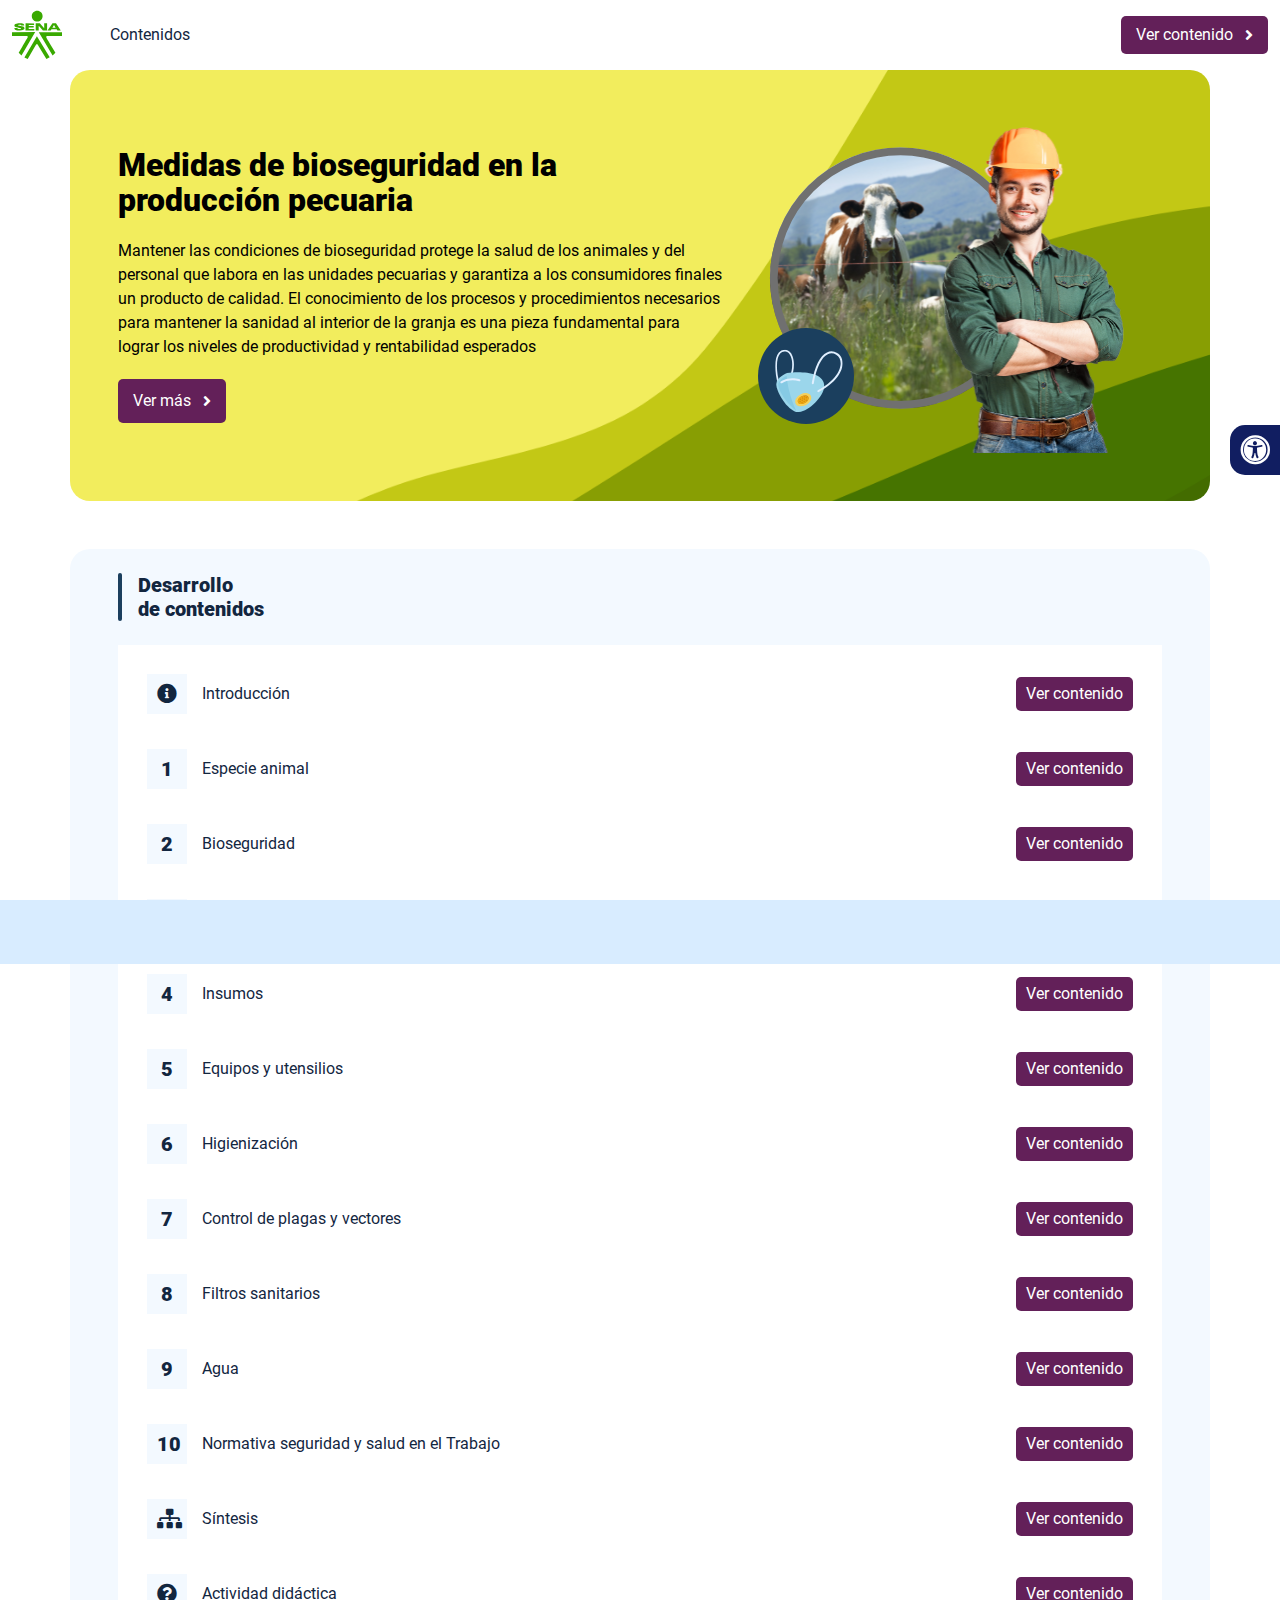
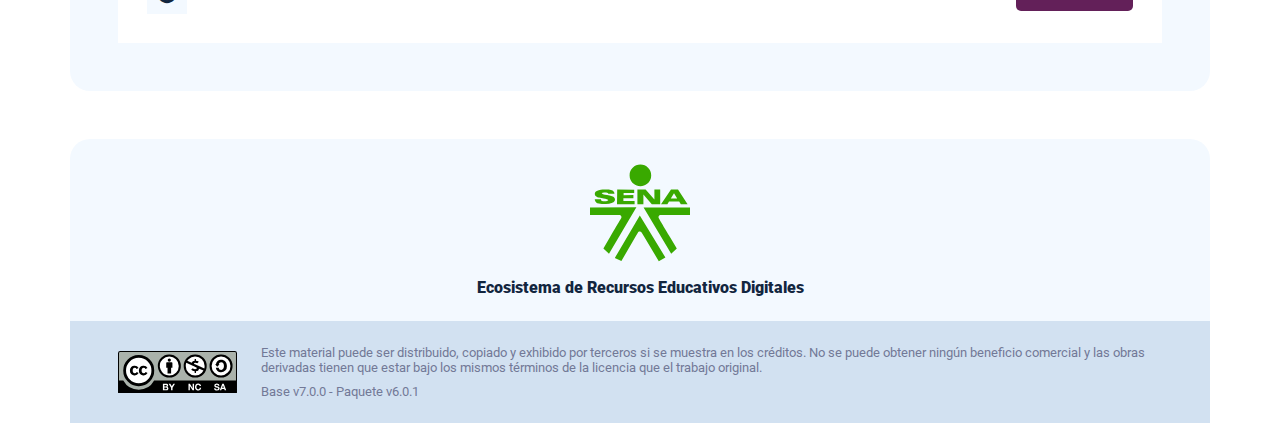
<file: index.html>
<!DOCTYPE html><html lang=""><head><meta charset="utf-8"><meta http-equiv="X-UA-Compatible" content="IE=edge"><meta name="viewport" content="width=device-width,initial-scale=1"><link rel="icon" href="favicon.ico"><title>Medidas de bioseguridad en la producción pecuaria</title><link href="css/chunk-0c047e41.3babef71.css" rel="prefetch"><link href="css/chunk-25b302c8.3babef71.css" rel="prefetch"><link href="css/chunk-26fc7596.3babef71.css" rel="prefetch"><link href="css/chunk-2d2747e2.3babef71.css" rel="prefetch"><link href="css/chunk-32334cb6.3babef71.css" rel="prefetch"><link href="css/chunk-3c57cd7b.3babef71.css" rel="prefetch"><link href="css/chunk-4f2d402a.3babef71.css" rel="prefetch"><link href="css/chunk-515a8379.33fb589f.css" rel="prefetch"><link href="css/chunk-59974754.ab18cfe9.css" rel="prefetch"><link href="css/chunk-60cbc06b.09438581.css" rel="prefetch"><link href="css/chunk-6e1e538a.3ba0a060.css" rel="prefetch"><link href="css/chunk-766a929b.c76e269f.css" rel="prefetch"><link href="css/chunk-f2df7d2c.3babef71.css" rel="prefetch"><link href="css/comple.3c1c06f5.css" rel="prefetch"><link href="css/creditos.a62700a5.css" rel="prefetch"><link href="css/glosario.ffb2b720.css" rel="prefetch"><link href="css/referencias.b7fbc25d.css" rel="prefetch"><link href="js/actividad.c2698df9.js" rel="prefetch"><link href="js/chunk-0206bfa0.9d64e2cb.js" rel="prefetch"><link href="js/chunk-0c047e41.c1b5f948.js" rel="prefetch"><link href="js/chunk-13a6037e.b6cc52b1.js" rel="prefetch"><link href="js/chunk-18f95272.c2a5eee4.js" rel="prefetch"><link href="js/chunk-25b302c8.26cfb7b2.js" rel="prefetch"><link href="js/chunk-26fc7596.286ada91.js" rel="prefetch"><link href="js/chunk-2c06842c.44a60f75.js" rel="prefetch"><link href="js/chunk-2d0c5615.ebc1981a.js" rel="prefetch"><link href="js/chunk-2d0e96ec.7b8875b5.js" rel="prefetch"><link href="js/chunk-2d208d90.9c6a4a0e.js" rel="prefetch"><link href="js/chunk-2d21d0e2.320e0a0d.js" rel="prefetch"><link href="js/chunk-2d22c123.474e9714.js" rel="prefetch"><link href="js/chunk-2d2747e2.55b9a2a1.js" rel="prefetch"><link href="js/chunk-2e80bb9a.818f9add.js" rel="prefetch"><link href="js/chunk-319206de.2b0a71fd.js" rel="prefetch"><link href="js/chunk-32334cb6.4e06baf7.js" rel="prefetch"><link href="js/chunk-36769079.f509823e.js" rel="prefetch"><link href="js/chunk-3c57cd7b.d8fd3cb3.js" rel="prefetch"><link href="js/chunk-4cdd78c0.21552dad.js" rel="prefetch"><link href="js/chunk-4f2d402a.f52de32d.js" rel="prefetch"><link href="js/chunk-515a8379.ad4b0488.js" rel="prefetch"><link href="js/chunk-53ccb27e.e4c9c4d9.js" rel="prefetch"><link href="js/chunk-55d286b8.984d19df.js" rel="prefetch"><link href="js/chunk-59974754.4b536167.js" rel="prefetch"><link href="js/chunk-60cbc06b.17f2bb4a.js" rel="prefetch"><link href="js/chunk-659152b8.4c724f06.js" rel="prefetch"><link href="js/chunk-6e1e538a.1656d117.js" rel="prefetch"><link href="js/chunk-766a929b.4fd76fb0.js" rel="prefetch"><link href="js/chunk-c796899c.b404a9ce.js" rel="prefetch"><link href="js/chunk-e8a7823a.9ff4a1e8.js" rel="prefetch"><link href="js/chunk-f2df7d2c.d2fe56d5.js" rel="prefetch"><link href="js/chunk-fde47172.6ef31f8b.js" rel="prefetch"><link href="js/comple.3d3f7c7a.js" rel="prefetch"><link href="js/creditos.e0a862ca.js" rel="prefetch"><link href="js/glosario.a0e704b3.js" rel="prefetch"><link href="js/intro.d8deeefc.js" rel="prefetch"><link href="js/referencias.56860e0d.js" rel="prefetch"><link href="js/sintesis.5514a5d9.js" rel="prefetch"><link href="js/tema1.d0490c06.js" rel="prefetch"><link href="js/tema10.d7661952.js" rel="prefetch"><link href="js/tema2.22a1c13d.js" rel="prefetch"><link href="js/tema3.44d84f63.js" rel="prefetch"><link href="js/tema4.7b778c4c.js" rel="prefetch"><link href="js/tema5.b3ab6b84.js" rel="prefetch"><link href="js/tema6.b97449ed.js" rel="prefetch"><link href="js/tema7.cd9fa610.js" rel="prefetch"><link href="js/tema8.fa02fb31.js" rel="prefetch"><link href="js/tema9.3d8ef7fe.js" rel="prefetch"><link href="css/app.dd710631.css" rel="preload" as="style"><link href="css/chunk-vendors.efadce28.css" rel="preload" as="style"><link href="js/app.0f22f6d2.js" rel="preload" as="script"><link href="js/chunk-vendors.5be0aca6.js" rel="preload" as="script"><link href="css/chunk-vendors.efadce28.css" rel="stylesheet"><link href="css/app.dd710631.css" rel="stylesheet"></head><body><noscript><strong>We're sorry but Medidas de bioseguridad en la producción pecuaria doesn't work properly without JavaScript enabled. Please enable it to continue.</strong></noscript><div id="app"></div><script src="js/chunk-vendors.5be0aca6.js"></script><script src="js/app.0f22f6d2.js"></script></body></html>
</file>
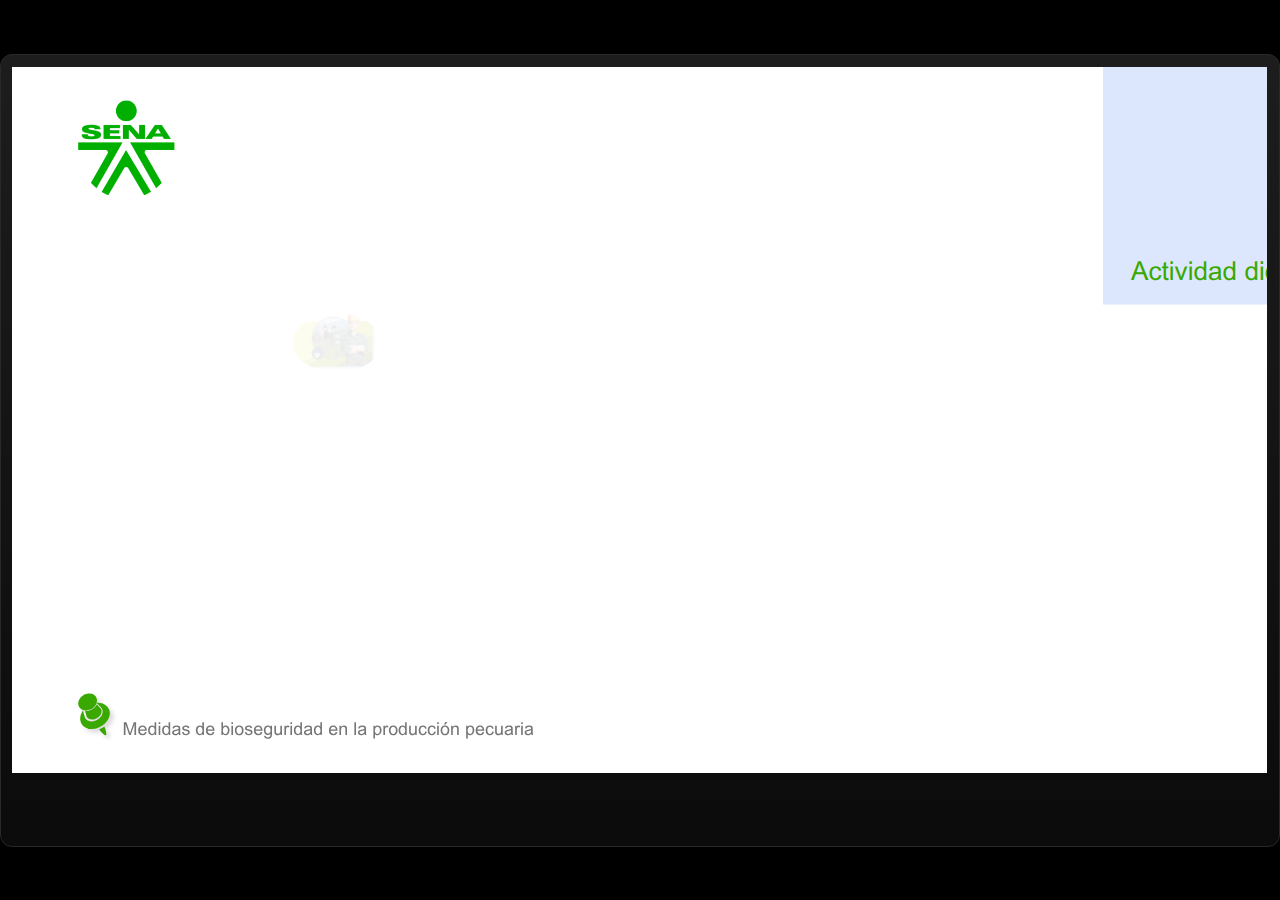
<file: actividades/actividad.html>
﻿<!doctype html>
<html lang="es">
<head>
  <meta charset="utf-8">
  <!-- Created using Storyline 360 - http://www.articulate.com  -->
  <!-- version: 3.75.30269.0 -->
  <title>Actividad did&#225;ctica</title>
  <meta http-equiv="x-ua-compatible" content="IE=edge"/>
  <meta name="viewport" content="width=device-width,initial-scale=1,user-scalable=no,shrink-to-fit=no,minimal-ui"/>
  <meta name="apple-mobile-web-app-capable" content="yes"/>
  <style>
    html, body { height: 100%; padding: 0; margin: 0 }
    #app { height: 100%; width: 100%; }
  </style>

  <script>
    window.DS = {};
    window.globals = {
      DATA_PATH_BASE: '',
      HAS_FRAME: true,
      HAS_SLIDE: true,

      lmsPresent: false,
      tinCanPresent: false,
      cmi5Present: false,
      aoSupport: false,
      scale: 'show all',
      captureRc: false,
      browserSize: 'optimal',
      bgColor: '#000000',
      features: 'AccessibleVideo,BackgroundAudio,ConnectionMessages,FullScreenToggle,InsertSvgPicture,LayerPresentAsDialog,MultipleQuizTracking,PlayerSpeedControl,StreamingVideo,UpdatedThemeEditor,UseAudioElement,VideoTranscripts',
      themeName: 'classic',
      preloaderColor: '#FFFFFF',
      suppressAnalytics: false,
      productChannel: 'stable',
      publishSource: 'storyline',
      aid: 'aid|5304b41d-7af7-4125-b8d1-83eb222823e2',
      cid: 'be72575a-342c-42c1-b2a3-fa1e46a55726',
      playerVersion: '3.75.30269.0',
      publishTimestamp: '2023-10-19T18:57:11.4382702Z',
      maxIosVideoElements: 10,
      connectionSettings: { },

      
      parseParams: function(qs) {
        if (window.globals.parsedParams != null) {
          return window.globals.parsedParams;
        }
        qs = (qs || window.location.search.substr(1)).split('+').join(' ');
        var params = {},
            tokens,
            re = /[?&]?([^=]+)=([^&]*)/g;

        while (tokens = re.exec(qs)) {
          params[decodeURIComponent(tokens[1]).trim()] =
            decodeURIComponent(tokens[2]).trim();
        }
        window.globals.parsedParams = params;
        return params;
      }

    };
  </script>
  <script>
    var isIe11 = ('ActiveXObject' in window || window.MSBlobBuilder != null)
      && window.msCrypto != null && !window.ActiveXObject;
    if (isIe11) {
      window.globals.unsupportedBrowser = true;
      document.write(atob('[base64]'));
    }
  </script>
  
  <script>window.THREE = { };</script>
  
</head>
<body style="background: #000000" class="cs-HTML theme-classic">
  <!-- 360 -->
  <script>!function(){var e,i=/iPhone/i,o=/iPod/i,n=/iPad/i,t=/\biOS-universal(?:.+)Mac\b/i,r=/\bAndroid(?:.+)Mobile\b/i,a=/Android/i,d=/(?:SD4930UR|\bSilk(?:.+)Mobile\b)/i,p=/Silk/i,l=/Windows Phone/i,u=/\bWindows(?:.+)ARM\b/i,b=/BlackBerry/i,s=/BB10/i,c=/Opera Mini/i,f=/\b(CriOS|Chrome)(?:.+)Mobile/i,h=/Mobile(?:.+)Firefox\b/i,v=function(e){return void 0!==e&&"MacIntel"===e.platform&&"number"==typeof e.maxTouchPoints&&e.maxTouchPoints>1&&"undefined"==typeof MSStream};e=function(e){var m={userAgent:"",platform:"",maxTouchPoints:0};e||"undefined"==typeof navigator?"string"==typeof e?m.userAgent=e:e&&e.userAgent&&(m={userAgent:e.userAgent,platform:e.platform,maxTouchPoints:e.maxTouchPoints||0}):m={userAgent:navigator.userAgent,platform:navigator.platform,maxTouchPoints:navigator.maxTouchPoints||0};var g=m.userAgent,y=g.split("[FBAN");void 0!==y[1]&&(g=y[0]),void 0!==(y=g.split("Twitter"))[1]&&(g=y[0]);var A=function(e){return function(i){return i.test(e)}}(g),w={apple:{phone:A(i)&&!A(l),ipod:A(o),tablet:!A(i)&&(A(n)||v(m))&&!A(l),universal:A(t),device:(A(i)||A(o)||A(n)||A(t)||v(m))&&!A(l)},amazon:{phone:A(d),tablet:!A(d)&&A(p),device:A(d)||A(p)},android:{phone:!A(l)&&A(d)||!A(l)&&A(r),tablet:!A(l)&&!A(d)&&!A(r)&&(A(p)||A(a)),device:!A(l)&&(A(d)||A(p)||A(r)||A(a))||A(/\bokhttp\b/i)},windows:{phone:A(l),tablet:A(u),device:A(l)||A(u)},other:{blackberry:A(b),blackberry10:A(s),opera:A(c),firefox:A(h),chrome:A(f),device:A(b)||A(s)||A(c)||A(h)||A(f)},any:!1,phone:!1,tablet:!1};return w.any=w.apple.device||w.android.device||w.windows.device||w.other.device,w.phone=w.apple.phone||w.android.phone||w.windows.phone,w.tablet=w.apple.tablet||w.android.tablet||w.windows.tablet,w}(),"object"==typeof exports&&"undefined"!=typeof module?module.exports=e:"function"==typeof define&&define.amd?define((function(){return e})):this.isMobile=e}();
    window.isMobile.apple.tablet = window.isMobile.apple.tablet ||
      (navigator.platform === 'MacIntel' && navigator.maxTouchPoints > 1);
    window.isMobile.apple.device = window.isMobile.apple.device || window.isMobile.apple.tablet;
    window.isMobile.tablet = window.isMobile.tablet || window.isMobile.apple.tablet;
    window.isMobile.any = window.isMobile.any || window.isMobile.apple.tablet;
  </script>

  <div id="focus-sink" tabindex="-1"></div>

  <div id="preso"></div>
  <script>
    (function() {

      var classTypes = [ 'desktop', 'mobile', 'phone', 'tablet' ];

      var addDeviceClasses = function(prefix, testObj) {
        var curr, i;
        for (i = 0; i < classTypes.length; i++) {
          curr = classTypes[i];
          if (testObj[curr]) {
            document.body.classList.add(prefix + curr);
          }
        }
      };

      var params = window.globals.parseParams(),
          isDevicePreview = params.devicepreview === '1',
          isPhoneOverride = params.deviceType === 'phone' || (isDevicePreview && params.phone == '1'),
          isTabletOverride = (params.deviceType === 'tablet' || isDevicePreview) && !isPhoneOverride,
          isMobileOverride = isPhoneOverride || isTabletOverride;

      var deviceView = {
        desktop: !window.isMobile.any && !isMobileOverride,
        mobile: window.isMobile.any || isMobileOverride,
        phone: isPhoneOverride || (window.isMobile.phone && !isTabletOverride),
        tablet: isTabletOverride || window.isMobile.tablet
      };

      window.globals.deviceView = deviceView;
      window.isMobile.desktop = !window.isMobile.any;
      window.isMobile.mobile = window.isMobile.any;

      addDeviceClasses('view-', deviceView);

    })();
  </script>
  
  <script src='story_content/user.js' type=text/javascript></script>
  <div class="slide-loader"></div>

  <script>
    if (window.globals.deviceView.isMobile) { var doc = document, loader = doc.body.querySelector('.slide-loader'); [ 1, 2, 3 ].forEach(function(n) { var d = doc.createElement('div'); d.style.backgroundColor = window.globals.preloaderColor; d.classList.add('mobile-loader-dot'); d.classList.add('dot' + n); loader.appendChild(d); }); }
  </script>

  <div class="mobile-load-title-overlay" style="display: none">
    <div class="mobile-load-title">Actividad did&#225;ctica</div>
  </div>

  <div class="mobile-chrome-warning"></div>

  
<style>
  .warn-connection-dialog {
    display: none;
    background: transparent;
    pointer-events: none;
    position: fixed;
    left: 0;
    top: 0;
    width: 100%;
    height: 100%;
    z-index: 999;
  }

  .warn-connection-content {
    border-radius: 4px;
    background: white;
    border: 1px solid #E7E7E7;
    color: #333333;
    box-shadow: 0 2px 4px rgba(0, 0, 0, 0.25);
    transition: all 150ms ease-out;
    position: absolute;
    white-space: nowrap;
  }

  .view-phone.is-landscape .warn-connection-content {
    left: 23px;
    bottom: 23px;
  }

  .view-tablet.is-landscape .warn-connection-content {
    left: 50%;
    top: 20px;
    transform: translateX(-50%);
  }

  .is-portrait .warn-connection-content {
    transform: translate(-50%, calc(-100% - 15px));
  }

  .warn-connection-content p {
    display: inline-block;
    margin: 0 8px 0 0;
    line-height: 33px;
    font-size: 11px;
  }

  .warn-connection-content svg {
    position: relative;
    vertical-align: middle;
    margin: 0 2px 2px 8px;
  }

  .view-desktop .warn-connection-content {
    left: 1.5em;
    bottom: 1.5em;
  }

  .view-desktop .warn-connection-content p {
    font-size: 1.1em;
  }

  .is-offline .warn-connection-dialog {
    display: block;
  }

  .is-offline .cs-panel * {
    pointer-events: none !important;
  }

  .is-offline .cs-panel {
    pointer-events: all !important;
  }

  .is-offline #nav-controls * {
    pointer-events: none !important;
  }

  .is-offline #nav-controls {
    pointer-events: all !important;
  }
</style>

<div class="warn-connection-dialog">
  <div class="warn-connection-content">
    <svg width="17" height="15" viewBox="0 0 17 15" xmlns="http://www.w3.org/2000/svg">
      <path fill="#8F0000" stroke="white" d="M16.07,12.98 L15.88,12.23 L9.51,1.21 C8.97,0.26,7.6,0.26,7.06,1.21 L0.69,12.23 C0.15,13.16,0.81,14.36,1.91,14.36 H14.65 C15.47,14.36,16.05,13.7,16.07,12.98 Z"/>
      <path fill="white" stroke="white" d="M8.58,5.5 C8.35,5.28,8.5,5.35,8.21,5.32 C8.09,5.35,7.97,5.49,7.96,5.67 C7.97,5.79,7.98,5.92,7.98,6.04 L7.98,6.04 C7.99,6.17,8,6.31,8.01,6.43 L8.01,6.44 C8.03,6.92,8.06,7.41,8.09,7.9 L8.09,7.9 C8.12,8.39,8.14,8.88,8.17,9.37 C8.17,9.39,8.18,9.42,8.2,9.44 C8.23,9.46,8.25,9.47,8.28,9.47 C8.31,9.47,8.34,9.46,8.35,9.44 C8.37,9.43,8.38,9.4,8.39,9.35 L8.39,9.34 C8.39,9.24,8.4,9.15,8.4,9.05 L8.4,9.05 C8.41,8.96,8.41,8.86,8.42,8.75 C8.43,8.44,8.45,8.12,8.47,7.81 L8.47,7.81 C8.49,7.49,8.51,7.18,8.53,6.87 C8.55,6.46,8.56,6.05,8.59,5.64 L8.6,5.62 C8.6,5.57,8.59,5.53,8.58,5.5 L8.21,5.32 Z"/>
      <circle fill="white" stroke="white" cx="8.3" cy="11.35" r="0.3"/>
    </svg>
    <p>You are offline. Trying to reconnect...</p>
  </div>
</div>

<script>
  (function() {
    window.DS.connection = {
      warningShown: false,
      assets: {},
      loadingAssetGroup: false,
      retryDelay: 500
    };

    // @TODO this is POC code and can be cleaned up a bit more if we move forward
    // with the feature



    // The `window.globals.features` variable must be set in `webpack.dev.config` when testing locally - it is not enough
    // to have it in the data - but it must be set there as well.
    var useConnectionMessages = window.AbortController != null &&
      window.location.protocol != 'file:' &&
      window.globals.features.indexOf('ConnectionMessages') != -1;

    window.DS.connection.useConnectionMessages = useConnectionMessages

    var assetCount = 0;
    var checkLoadedId;
    var connectionSettings = window.globals.connectionSettings;

    if (useConnectionMessages && connectionSettings != null) {
      var contentEl = document.querySelector('.warn-connection-content');
      var messageEl = contentEl.querySelector('p')

      if (connectionSettings.useDarkTheme) {
        contentEl.style.borderColor = '#BABBBA';
        contentEl.style.backgroundColor = '#282828';
        contentEl.style.color = '#FFFFFF';
      }

      if (connectionSettings.message != null) {
        messageEl.textContent = window.decodeURIComponent(connectionSettings.message);
      }
    }

    function checkAssetsReady() {
      for (var i in DS.connection.assets) {
        if (!DS.connection.assets[i].success) {
          return false;
        }
      }
      return true;
    }

    function stopAssetGroup() {
      if (!useConnectionMessages) { return; }

      assetCount = 0;

      DS.connection.oldAssetGroup = DS.connection.assets;
      DS.connection.assets = {};
      DS.connection.loadingAssetGroup = false;
      clearInterval(checkLoadedId);
    }

    function startAssetGroup() {
      if (!useConnectionMessages) { return; }
      var ticks = 0;
      clearInterval(checkLoadedId);
      checkLoadedId = setInterval(function() {
        var loaded = 0;
        if (assetCount === 0 && loaded === 0) {
          clearInterval(checkLoadedId);
          return;
        }

        for (var i in DS.connection.assets) {
          if (DS.connection.assets[i].success) {
            loaded++;
          }
        }

        if (assetCount === loaded && checkAssetsReady()) {
          for (var i in DS.connection.assets) {
            if (DS.connection.assets[i].action) {
              DS.connection.assets[i].action();
            }
          }
          hideWarning();
          stopAssetGroup();
        }
      }, 100)
    }

    function requiredAsset(url, action, retry, type) {
      if (!useConnectionMessages) { return; }
      if (DS.connection.assets[url]) { return; }

      DS.connection.assets[url] = {
        success: false, action: action, retry: retry, type: type
      };
      assetCount = Object.keys(DS.connection.assets).length;
      if (!DS.connection.loadingAssetGroup) {
        startAssetGroup();
      }
      DS.connection.loadingAssetGroup = true;
    }

    function assetLoaded(url) {
      if (!useConnectionMessages) { return; }
      if (DS.connection.assets[url]) {
        DS.connection.assets[url].success = true;
      }
    }

    function assetFailed(url) {
      if (!useConnectionMessages) { return; }
      if (!DS.connection.assets[url]) {
        if (/\.js$/.test(url)) {
          setTimeout(function() {
            if (DS.connection.lastSlideLoaded != null) {
              DS.connection.lastSlideLoaded();
            }
          }, DS.connection.retryDelay);
        }
        return;
      }
      if (!DS.connection.warningShown) { showWarning(); }
      if (DS.connection.assets[url].retry) {
        setTimeout(function() {
          if (!DS.connection.assets[url].success) {
            DS.connection.assets[url].retry()
          }
        }, DS.connection.retryDelay);
      }
    }

    function hideWarning() {
      document.body.classList.remove('is-offline');
      DS.connection.warningShown = false;
    }
    DS.connection.hideWarning = hideWarning

    function showWarning(btn) {
      document.body.classList.add('is-offline')
      DS.connection.warningShown = true;
      updateWarningPosition();
    }

    function updateWarningPosition() {
      if (!DS.connection.warningShown) {
        return;
      }

      var isPortrait = document.body.classList.contains('is-portrait');
      var warningEl = document.querySelector('.warn-connection-content');

      if (isPortrait) {
        var slide = document.querySelector('.primary-slide');
        var slideRect = slide.getBoundingClientRect();

        warningEl.style.top = `${slideRect.top}px`
        warningEl.style.left = `${slideRect.left + slideRect.width / 2}px`
      } else {
        warningEl.style.top = null;
        warningEl.style.left = null;
      }

      window.requestAnimationFrame(updateWarningPosition);
    }

    // these will all be noops if the feature flag isn't set in
    // the data and `window.globals.features`
    DS.connection.requiredAsset = requiredAsset;
    DS.connection.assetLoaded = assetLoaded;
    DS.connection.assetFailed = assetFailed;
    DS.connection.stopAssetGroup = stopAssetGroup;
    DS.connection.startAssetGroup = startAssetGroup;
  })();
</script>


  <script>
    
    if (window.autoSpider && window.vInterfaceObject) {
      document.querySelector('.mobile-load-title-overlay').style.display = 'none';
    }
  </script>

  

  <link rel="stylesheet" href="html5/data/css/output.min.css" data-noprefix/>
</body>
<script src="html5/lib/scripts/bootstrapper.min.js"></script>
</html>
</file>
<file: css/chunk-0c047e41.3babef71.css>
.actividad[data-v-22adfd6b]{background-color:#f2f2f2}.horizontal-scroll__wrapper[data-v-22adfd6b]{overflow:hidden}.horizontal-scroll[data-v-22adfd6b]{display:flex;transition:transform .5s ease-in-out;align-items:center;flex-wrap:nowrap}.horizontal-scroll[data-v-22adfd6b]:not(.row){width:100%}.horizontal-scroll--item-fw[data-v-22adfd6b]>div{flex-grow:0;flex-shrink:0;width:100%;margin:0!important}
</file>
<file: css/chunk-25b302c8.3babef71.css>
.actividad[data-v-22adfd6b]{background-color:#f2f2f2}.horizontal-scroll__wrapper[data-v-22adfd6b]{overflow:hidden}.horizontal-scroll[data-v-22adfd6b]{display:flex;transition:transform .5s ease-in-out;align-items:center;flex-wrap:nowrap}.horizontal-scroll[data-v-22adfd6b]:not(.row){width:100%}.horizontal-scroll--item-fw[data-v-22adfd6b]>div{flex-grow:0;flex-shrink:0;width:100%;margin:0!important}
</file>
<file: css/chunk-26fc7596.3babef71.css>
.actividad[data-v-22adfd6b]{background-color:#f2f2f2}.horizontal-scroll__wrapper[data-v-22adfd6b]{overflow:hidden}.horizontal-scroll[data-v-22adfd6b]{display:flex;transition:transform .5s ease-in-out;align-items:center;flex-wrap:nowrap}.horizontal-scroll[data-v-22adfd6b]:not(.row){width:100%}.horizontal-scroll--item-fw[data-v-22adfd6b]>div{flex-grow:0;flex-shrink:0;width:100%;margin:0!important}
</file>
<file: css/chunk-2d2747e2.3babef71.css>
.actividad[data-v-22adfd6b]{background-color:#f2f2f2}.horizontal-scroll__wrapper[data-v-22adfd6b]{overflow:hidden}.horizontal-scroll[data-v-22adfd6b]{display:flex;transition:transform .5s ease-in-out;align-items:center;flex-wrap:nowrap}.horizontal-scroll[data-v-22adfd6b]:not(.row){width:100%}.horizontal-scroll--item-fw[data-v-22adfd6b]>div{flex-grow:0;flex-shrink:0;width:100%;margin:0!important}
</file>
<file: css/chunk-32334cb6.3babef71.css>
.actividad[data-v-22adfd6b]{background-color:#f2f2f2}.horizontal-scroll__wrapper[data-v-22adfd6b]{overflow:hidden}.horizontal-scroll[data-v-22adfd6b]{display:flex;transition:transform .5s ease-in-out;align-items:center;flex-wrap:nowrap}.horizontal-scroll[data-v-22adfd6b]:not(.row){width:100%}.horizontal-scroll--item-fw[data-v-22adfd6b]>div{flex-grow:0;flex-shrink:0;width:100%;margin:0!important}
</file>
<file: css/chunk-3c57cd7b.3babef71.css>
.actividad[data-v-22adfd6b]{background-color:#f2f2f2}.horizontal-scroll__wrapper[data-v-22adfd6b]{overflow:hidden}.horizontal-scroll[data-v-22adfd6b]{display:flex;transition:transform .5s ease-in-out;align-items:center;flex-wrap:nowrap}.horizontal-scroll[data-v-22adfd6b]:not(.row){width:100%}.horizontal-scroll--item-fw[data-v-22adfd6b]>div{flex-grow:0;flex-shrink:0;width:100%;margin:0!important}
</file>
<file: css/chunk-4f2d402a.3babef71.css>
.actividad[data-v-22adfd6b]{background-color:#f2f2f2}.horizontal-scroll__wrapper[data-v-22adfd6b]{overflow:hidden}.horizontal-scroll[data-v-22adfd6b]{display:flex;transition:transform .5s ease-in-out;align-items:center;flex-wrap:nowrap}.horizontal-scroll[data-v-22adfd6b]:not(.row){width:100%}.horizontal-scroll--item-fw[data-v-22adfd6b]>div{flex-grow:0;flex-shrink:0;width:100%;margin:0!important}
</file>
<file: css/chunk-515a8379.33fb589f.css>
.actividad{background-color:#f2f2f2}.banner-interno{position:relative}.banner-interno__fondo{position:absolute;top:0;bottom:-50px;left:0;right:0;background-color:#3b5620;background-size:cover;background-position:50%}.banner-interno__titulo{display:flex;align-items:center}.banner-interno__titulo__icono{display:block;width:32px;height:32px;border-radius:50%;background-color:#fff;position:relative}.banner-interno__titulo__icono i{color:#3b5620;position:absolute;left:50%;top:50%;transform:translate(-50%,-50%)}.banner-interno__titulo h1,.banner-interno__titulo h2,.banner-interno__titulo h3,.banner-interno__titulo h4,.banner-interno__titulo h5,.banner-interno__titulo h6{color:#fff;line-height:1.1em}
</file>
<file: css/chunk-59974754.ab18cfe9.css>
.actividad{background-color:#f2f2f2}.aside-menu{position:fixed;top:70px;min-height:calc(100vh - 70px);max-height:calc(100vh - 70px);background-color:#f3f9ff;transition:flex .5s ease-in-out,width .5s ease-in-out;overflow-x:hidden;z-index:100001;width:300px}.aside-menu__black-background{position:fixed;inset:0;top:70px;background:rgba(0,0,0,.8);cursor:pointer}.aside-menu a{color:#111e61}.aside-menu__content{width:300px;display:flex;flex-direction:column;justify-content:space-between;min-height:calc(100vh - 70px);max-height:calc(100vh - 70px);border-right:1px solid #d8ecff;position:absolute;background:#fff}@media (max-height:800px){.aside-menu__content{min-height:800px;max-height:800px;overflow-y:auto}}.aside-menu__header{padding:10px;text-align:center;background-color:#d8ecff}.aside-menu__header h4{margin:0}.aside-menu__menu{overflow-y:auto;flex-grow:1;list-style:none;padding-left:0;margin-bottom:0}.aside-menu__menu__item--active .aside-menu__menu__item__lnk,.aside-menu__menu__item--active .aside-menu__sec-menu__item__lnk{background-color:#d8ecff;font-weight:700}.aside-menu__menu__item--sub-menu:hover,.aside-menu__menu__item:hover,.aside-menu__sec-menu__item:hover{background-color:#d8ecff}.aside-menu__menu__item--sub-menu{padding-left:10px}.aside-menu__menu__item--sub-menu--active .aside-menu__menu__item__lnk,.aside-menu__menu__item--sub-menu--active .aside-menu__sec-menu__item__lnk{background-color:#d8ecff;font-weight:700;position:relative}.aside-menu__menu__item--sub-menu--active .aside-menu__menu__item__lnk:before,.aside-menu__menu__item--sub-menu--active .aside-menu__sec-menu__item__lnk:before{content:"";display:block;position:absolute;left:0;bottom:0;top:0;width:4px;border-radius:2px;background-color:#1b3f5e}.aside-menu__menu__item__lnk,.aside-menu__sec-menu__item__lnk{display:flex;align-items:center;padding:10px 15px;line-height:1.1em}.aside-menu__menu__item__lnk i,.aside-menu__menu__item__lnk span,.aside-menu__sec-menu__item__lnk i,.aside-menu__sec-menu__item__lnk span{margin-right:10px}.aside-menu__menu__item__lnk i:last-child,.aside-menu__menu__item__lnk span:last-child,.aside-menu__sec-menu__item__lnk i:last-child,.aside-menu__sec-menu__item__lnk span:last-child{margin-right:0}.aside-menu__sec-menu{background-color:#d8ecff;padding:10px 0;flex-shrink:0;margin-bottom:0}.aside-menu__sec-menu__item{padding:10px 15px}.aside-menu__sec-menu__item__lnk{padding:0;border-radius:1em}.aside-menu__sec-menu__item__lnk i{display:block;width:2em;height:2em;padding:.5em 0;text-align:center;background-color:#fff;border-radius:50%}.aside-menu__sec-menu__item__lnk:hover{background-color:#fff}@media (max-width:576px){.aside-menu__sec-menu{padding-bottom:110px}}.main-menu-enter-active{animation:main-menu-open-animation .3s}.main-menu-enter-active .aside-menu__black-background{animation:main-menu-background-animation .3s}.main-menu-leave-active{animation:main-menu-open-animation .3s reverse}.main-menu-leave-active .aside-menu__black-background{animation:main-menu-background-animation .3s reverse}@keyframes main-menu-open-animation{0%{width:0}to{width:300px}}@keyframes main-menu-background-animation{0%{opacity:0}to{opacity:1}}
</file>
<file: css/chunk-60cbc06b.09438581.css>
.actividad[data-v-7e5a4120]{background-color:#f2f2f2}.header[data-v-7e5a4120]{position:sticky;top:0;padding-top:10px;padding-bottom:10px;background-color:#fff;z-index:10010;line-height:1.1em}.header__logo[data-v-7e5a4120]{width:50px}@media (max-width:576px){.header__componente-formativo[data-v-7e5a4120]{font-size:.8em}}.header__menu[data-v-7e5a4120]{cursor:pointer}.header__menu span[data-v-7e5a4120]{font-size:.7em;display:block;line-height:1em;text-align:center;color:#111e61}.header__menu__btn[data-v-7e5a4120]{width:30px;height:30px;position:relative;margin-bottom:4px}.header__menu__btn .line-1[data-v-7e5a4120],.header__menu__btn .line-2[data-v-7e5a4120],.header__menu__btn .line-3[data-v-7e5a4120]{height:4px;width:30px;background-color:#111e61;transform-origin:center center;position:absolute;left:0;border-radius:2px}.header__menu__btn .line-1[data-v-7e5a4120]{top:4px;animation:line-1-inactive-data-v-7e5a4120 .5s ease-in-out forwards}.header__menu__btn .line-2[data-v-7e5a4120]{top:13px;animation:line-2-inactive-data-v-7e5a4120 .5s ease-in-out forwards}.header__menu__btn .line-3[data-v-7e5a4120]{top:22px;animation:line-3-inactive-data-v-7e5a4120 .5s ease-in-out forwards}.header__menu__btn[data-v-7e5a4120]:hover{cursor:pointer}.header__menu__btn--open .line-1[data-v-7e5a4120]{animation:line-1-active-data-v-7e5a4120 .5s ease-in-out forwards}.header__menu__btn--open .line-2[data-v-7e5a4120]{animation:line-2-active-data-v-7e5a4120 .5s ease-in-out forwards}.header__menu__btn--open .line-3[data-v-7e5a4120]{animation:line-3-active-data-v-7e5a4120 .5s ease-in-out forwards}@keyframes line-1-active-data-v-7e5a4120{0%{transform:translate(0) rotate(0)}50%{transform:translateY(9px) rotate(0)}to{transform:translateY(9px) rotate(45deg)}}@keyframes line-2-active-data-v-7e5a4120{0%{transform:scale(1)}to{transform:scale(0)}}@keyframes line-3-active-data-v-7e5a4120{0%{transform:translate(0) rotate(0)}50%{transform:translateY(-9px) rotate(0)}to{transform:translateY(-9px) rotate(-45deg)}}@keyframes line-1-inactive-data-v-7e5a4120{0%{transform:translateY(9px) rotate(45deg)}50%{transform:translateY(9px) rotate(0)}to{transform:translate(0) rotate(0)}}@keyframes line-2-inactive-data-v-7e5a4120{0%{transform:scale(0)}to{transform:scale(1)}}@keyframes line-3-inactive-data-v-7e5a4120{0%{transform:translateY(-9px) rotate(-45deg)}50%{transform:translateY(-9px) rotate(0)}to{transform:translate(0) rotate(0)}}
</file>
<file: css/chunk-6e1e538a.3ba0a060.css>
.actividad[data-v-4f6b7c58]{background-color:#f2f2f2}.accesibilidad[data-v-4f6b7c58]{position:fixed;right:0;top:50vh;height:50px;background-color:#111e61;border-top-left-radius:15px;border-bottom-left-radius:15px;transform:translateY(-50%) translateX(100%) translateX(-50px);overflow:hidden;transition:transform .3s ease-in-out,height .3s ease-in-out}.accesibilidad[data-v-4f6b7c58]:hover{transform:translateY(-50%) translateX(0);height:12.75rem}.accesibilidad [data-v-4f6b7c58]{color:#fff}.accesibilidad__menu__content .accesibilidad__menu__item[data-v-4f6b7c58]{cursor:pointer}.accesibilidad__menu__content .accesibilidad__menu__item[data-v-4f6b7c58]:hover{background-color:#273685}.accesibilidad__menu__content .accesibilidad__menu__item[data-v-4f6b7c58]:last-child{border:none}.accesibilidad__menu__item[data-v-4f6b7c58]{display:flex;align-items:center;padding:10px;border-bottom:1px solid #273685;line-height:1em;-moz-user-select:none;user-select:none}.accesibilidad__menu i[data-v-4f6b7c58]{font-size:30px;font-style:normal;margin-right:10px;line-height:1em}.accesibilidad__menu img[data-v-4f6b7c58]{width:30px;margin-right:10px}
</file>
<file: css/chunk-766a929b.c76e269f.css>
.actividad{background-color:#f2f2f2}.barra-avance{display:flex;align-items:center;justify-content:space-between;position:fixed;bottom:0;left:0;width:100%;padding:10px;background-color:#d8ecff;transition:transform .5s ease-in-out;z-index:100000}.barra-avance__barra{margin:0 20px;flex:1;position:relative;max-width:800px}.barra-avance__barra--amarilla,.barra-avance__barra--blanca{height:4px}.barra-avance__barra--amarilla:after,.barra-avance__barra--amarilla:before,.barra-avance__barra--blanca:after,.barra-avance__barra--blanca:before{content:"";display:block;width:10px;height:10px;border-radius:50%;position:absolute;top:50%}.barra-avance__barra--amarilla:before,.barra-avance__barra--blanca:before{left:0;transform:translate(-50%,-50%)}.barra-avance__barra--amarilla:after,.barra-avance__barra--blanca:after{right:0;transform:translate(50%,-50%)}.barra-avance__barra--blanca{background-color:#fff}.barra-avance__barra--blanca:after,.barra-avance__barra--blanca:before{background-color:#fff}.barra-avance__barra--amarilla{position:absolute;width:100%;top:0;background-color:#632059}.barra-avance__barra--amarilla:after,.barra-avance__barra--amarilla:before{background-color:#632059}.barra-avance__boton--regresar{background-color:#b0c0d2}.barra-avance__boton--regresar span{color:#111e61!important}.barra-avance__boton--disable{opacity:0;pointer-events:none}.barra-avance--open{transform:translateY(0)}.barra-avance--close{transform:translateY(100%)}
</file>
<file: css/chunk-f2df7d2c.3babef71.css>
.actividad[data-v-22adfd6b]{background-color:#f2f2f2}.horizontal-scroll__wrapper[data-v-22adfd6b]{overflow:hidden}.horizontal-scroll[data-v-22adfd6b]{display:flex;transition:transform .5s ease-in-out;align-items:center;flex-wrap:nowrap}.horizontal-scroll[data-v-22adfd6b]:not(.row){width:100%}.horizontal-scroll--item-fw[data-v-22adfd6b]>div{flex-grow:0;flex-shrink:0;width:100%;margin:0!important}
</file>
<file: css/comple.3c1c06f5.css>
.banner-interno{position:relative}.banner-interno__fondo{position:absolute;top:0;bottom:-50px;left:0;right:0;background-color:#3b5620;background-size:cover;background-position:50%}.banner-interno__titulo{display:flex;align-items:center}.banner-interno__titulo__icono{display:block;width:32px;height:32px;border-radius:50%;background-color:#fff;position:relative}.banner-interno__titulo__icono i{color:#3b5620;position:absolute;left:50%;top:50%;transform:translate(-50%,-50%)}.banner-interno__titulo h1,.banner-interno__titulo h2,.banner-interno__titulo h3,.banner-interno__titulo h4,.banner-interno__titulo h5,.banner-interno__titulo h6{color:#fff;line-height:1.1em}.actividad{background-color:#f2f2f2}.complementario__enlaces{display:flex;justify-content:center;flex-wrap:wrap}.complementario__enlaces a{margin:0 5px}.complementario__btn{font-size:1.5em;line-height:1em}table{width:calc(100% - 1px);min-width:800px}table thead{background-color:#d8ecff}table thead th{border-color:#d8ecff}table td,table th{padding:25px 20px;text-align:center}
</file>
<file: css/creditos.a62700a5.css>
.banner-interno{position:relative}.banner-interno__fondo{position:absolute;top:0;bottom:-50px;left:0;right:0;background-color:#3b5620;background-size:cover;background-position:50%}.banner-interno__titulo{display:flex;align-items:center}.banner-interno__titulo__icono{display:block;width:32px;height:32px;border-radius:50%;background-color:#fff;position:relative}.banner-interno__titulo__icono i{color:#3b5620;position:absolute;left:50%;top:50%;transform:translate(-50%,-50%)}.banner-interno__titulo h1,.banner-interno__titulo h2,.banner-interno__titulo h3,.banner-interno__titulo h4,.banner-interno__titulo h5,.banner-interno__titulo h6{color:#fff;line-height:1.1em}.actividad{background-color:#f2f2f2}.creditos-vista .tarjeta.credito{background-color:#d2e1f1}.creditos{color:#727997;overflow-x:auto}.creditos__item{min-width:490px}.creditos p{line-height:1.3em;margin-bottom:0;color:#727997}.creditos__titulo{font-weight:700;background-color:#d2e1f1;padding:5px 10px;border-top-radius:5px;border-top-left-radius:5px;border-top-right-radius:5px}.creditos table td,.creditos table th{border-color:#d2e1f1}
</file>
<file: css/glosario.ffb2b720.css>
.banner-interno{position:relative}.banner-interno__fondo{position:absolute;top:0;bottom:-50px;left:0;right:0;background-color:#3b5620;background-size:cover;background-position:50%}.banner-interno__titulo{display:flex;align-items:center}.banner-interno__titulo__icono{display:block;width:32px;height:32px;border-radius:50%;background-color:#fff;position:relative}.banner-interno__titulo__icono i{color:#3b5620;position:absolute;left:50%;top:50%;transform:translate(-50%,-50%)}.banner-interno__titulo h1,.banner-interno__titulo h2,.banner-interno__titulo h3,.banner-interno__titulo h4,.banner-interno__titulo h5,.banner-interno__titulo h6{color:#fff;line-height:1.1em}.actividad{background-color:#f2f2f2}.glosario__letra-item{display:flex}.glosario__letra-item__texto{padding-top:5px}.glosario__letra-item__letra__icono{width:32px;height:32px;position:relative;line-height:1em;border-radius:50%;background-color:#d2e1f1}.glosario__letra-item__letra__icono span{position:absolute;left:50%;top:50%;transform:translate(-50%,-50%);font-size:1.1em;font-weight:900}
</file>
<file: css/referencias.b7fbc25d.css>
.banner-interno{position:relative}.banner-interno__fondo{position:absolute;top:0;bottom:-50px;left:0;right:0;background-color:#3b5620;background-size:cover;background-position:50%}.banner-interno__titulo{display:flex;align-items:center}.banner-interno__titulo__icono{display:block;width:32px;height:32px;border-radius:50%;background-color:#fff;position:relative}.banner-interno__titulo__icono i{color:#3b5620;position:absolute;left:50%;top:50%;transform:translate(-50%,-50%)}.banner-interno__titulo h1,.banner-interno__titulo h2,.banner-interno__titulo h3,.banner-interno__titulo h4,.banner-interno__titulo h5,.banner-interno__titulo h6{color:#fff;line-height:1.1em}.actividad{background-color:#f2f2f2}.referencias__item:last-child hr{display:none}.referencias__item a{color:#2196f3;text-decoration:underline;overflow-wrap:break-word}
</file>
<file: css/app.dd710631.css>
*{box-sizing:inherit}:after,:before{box-sizing:inherit}html{height:100%;line-height:1.15;box-sizing:border-box;-webkit-font-smoothing:antialiased;-moz-osx-font-smoothing:grayscale;-webkit-text-size-adjust:100%;-ms-text-size-adjust:100%;text-rendering:optimizeLegibility}a,abbr,acronym,address,applet,article,aside,audio,b,big,blockquote,body,canvas,caption,center,cite,code,dd,del,details,dfn,div,dl,dt,em,embed,fieldset,figcaption,figure,footer,form,h1,h2,h3,h4,h5,h6,header,hgroup,html,i,iframe,img,ins,kbd,label,legend,li,mark,menu,nav,object,ol,output,p,pre,q,ruby,s,samp,section,small,span,strike,strong,sub,summary,sup,table,tbody,td,tfoot,th,thead,time,tr,tt,u,ul,var,video{margin:0;padding:0;border:0;outline:0;background:transparent;vertical-align:baseline}article,aside,details,figcaption,figure,footer,header,main,menu,nav,section,summary{display:block}[hidden],template{display:none}hr{box-sizing:content-box;height:0;border-bottom:1px solid #e8e8e8;border-left:0;border-right:0;border-top:0;margin:1.5em 0;overflow:visible}[hidden]{display:none}a{font-family:Roboto,sans-serif;font-size:1em;font-weight:400;text-decoration:none;color:#12263f;background-color:transparent;transition:all .15s ease-in-out;-webkit-text-decoration-skip:objects}a:active,a:hover{outline-width:0}a:active,a:focus,a:hover{color:#000}[type=button],[type=reset],[type=submit],button{-moz-appearance:none;appearance:none;cursor:pointer;display:inline-block;vertical-align:middle;border:0;border-radius:5px;color:#12263f;background-color:#632059;font-family:Roboto,sans-serif;font-weight:400;font-size:1em;-webkit-font-smoothing:antialiased;line-height:1em;white-space:nowrap;text-decoration:none;text-transform:none;padding:.75em 1.5em;margin:0;-moz-user-select:none;user-select:none;overflow:visible;transition:background-color .15s ease-in-out}[type=button]:focus,[type=button]:hover,[type=reset]:focus,[type=reset]:hover,[type=submit]:focus,[type=submit]:hover,button:focus,button:hover{background-color:#632059;color:#12263f}[type=button]:disabled,[type=reset]:disabled,[type=submit]:disabled,button:disabled{cursor:not-allowed;opacity:.5}[type=button]:disabled:hover,[type=reset]:disabled:hover,[type=submit]:disabled:hover,button:disabled:hover{background-color:#632059}input,select,textarea{margin:0;display:block;font-family:Roboto,sans-serif;font-size:16px}input{overflow:visible}[type=color],[type=date],[type=datetime-local],[type=datetime],[type=email],[type=month],[type=number],[type=password],[type=search],[type=tel],[type=text],[type=time],[type=url],[type=week],input:not([type]),select,select[multiple],textarea{background-color:#fff;border:1px solid #e8e8e8;border-radius:5px;box-shadow:inset 0 1px 3px rgba(0,0,0,.06);box-sizing:inherit;margin-bottom:.75em;padding:.5em;transition:border-color .15s ease-in-out;width:100%}[type=color]:hover,[type=date]:hover,[type=datetime-local]:hover,[type=datetime]:hover,[type=email]:hover,[type=month]:hover,[type=number]:hover,[type=password]:hover,[type=search]:hover,[type=tel]:hover,[type=text]:hover,[type=time]:hover,[type=url]:hover,[type=week]:hover,input:not([type]):hover,select:hover,select[multiple]:hover,textarea:hover{border-color:shade(#e8e8e8,20%)}[type=color]:focus,[type=date]:focus,[type=datetime-local]:focus,[type=datetime]:focus,[type=email]:focus,[type=month]:focus,[type=number]:focus,[type=password]:focus,[type=search]:focus,[type=tel]:focus,[type=text]:focus,[type=time]:focus,[type=url]:focus,[type=week]:focus,input:not([type]):focus,select:focus,select[multiple]:focus,textarea:focus{border-color:#1b3f5e;box-shadow:inset 0 1px 3px rgba(0,0,0,.06),0 0 5px rgba(46,67,25,.7);outline:none}[type=color]:disabled,[type=date]:disabled,[type=datetime-local]:disabled,[type=datetime]:disabled,[type=email]:disabled,[type=month]:disabled,[type=number]:disabled,[type=password]:disabled,[type=search]:disabled,[type=tel]:disabled,[type=text]:disabled,[type=time]:disabled,[type=url]:disabled,[type=week]:disabled,input:not([type]):disabled,select:disabled,select[multiple]:disabled,textarea:disabled{background-color:shade(#fff,5%);cursor:not-allowed}[type=color]:disabled:hover,[type=date]:disabled:hover,[type=datetime-local]:disabled:hover,[type=datetime]:disabled:hover,[type=email]:disabled:hover,[type=month]:disabled:hover,[type=number]:disabled:hover,[type=password]:disabled:hover,[type=search]:disabled:hover,[type=tel]:disabled:hover,[type=text]:disabled:hover,[type=time]:disabled:hover,[type=url]:disabled:hover,[type=week]:disabled:hover,input:not([type]):disabled:hover,select:disabled:hover,select[multiple]:disabled:hover,textarea:disabled:hover{border:1px solid #e8e8e8}select{text-transform:none;max-width:100%;border-radius:5px}::-webkit-file-upload-button{background-color:#632059;border:none;cursor:pointer;color:#12263f;border-radius:5px;padding:.75em 1.5em}::-webkit-file-upload-button:hover{background-color:#632059}optgroup{font-weight:700}fieldset{border:1px solid #e8e8e8;background-color:transparent;padding:1.5em;-webkit-margin-start:0;-webkit-margin-end:0;-webkit-padding-before:1.5em;-webkit-padding-start:1.5em;-webkit-padding-end:1.5em;-webkit-padding-after:1.5em}legend{box-sizing:border-box;color:inherit;display:table;max-width:100%;padding:0;white-space:normal;font-weight:600;-webkit-padding-start:0;-webkit-padding-end:0}label,legend{margin-bottom:.375em}label{display:block;font-size:1em;font-family:Roboto,sans-serif;font-weight:900}textarea{overflow:auto;resize:vertical}[type=checkbox],[type=radio]{box-sizing:border-box;padding:0;display:inline;margin-right:.375em}[type=number]::-webkit-inner-spin-button,[type=number]::-webkit-outer-spin-button{height:auto}[type=search]{-webkit-appearance:textfield;outline-offset:-2px}[type=search]::-webkit-search-cancel-button,[type=search]::-webkit-search-decoration{-webkit-appearance:none;-moz-appearance:none}::-moz-placeholder{color:#999}::placeholder{color:#999}::-webkit-file-upload-button{-webkit-appearance:button;-moz-appearance:button;font:inherit}[type=file]{margin-bottom:.75em;width:100%}[type=button],[type=reset],[type=submit],button{-webkit-appearance:button}[type=button]::-moz-focus-inner,[type=reset]::-moz-focus-inner,[type=submit]::-moz-focus-inner,button::-moz-focus-inner{border-style:none;padding:0}[type=button]:-moz-focusring,[type=reset]:-moz-focusring,[type=submit]:-moz-focusring,button:-moz-focusring{outline:1px dotted ButtonText}progress{vertical-align:baseline}ol,ul{list-style:none;margin-bottom:1em}dt{font-weight:700}figure,img,picture,svg{margin:0;width:100%;max-width:100%}figcaption{display:block;background-color:#e8e8e8;padding:.75em 1.5em;font-size:.8em;font-weight:700}img,svg{display:block;border-style:none}svg:not(:root){overflow:hidden}audio,canvas,progress,video{display:inline-block}audio:not([controls]){display:none;height:0}template{display:none}table{border-collapse:collapse;border-spacing:0;table-layout:fixed;width:100%}td,th,tr{vertical-align:middle}td,th{border:1px solid #e8e8e8;padding:.75em}th{font-size:.875em;line-height:1.2}td{line-height:1.5}body{font-size:16px;font-weight:400;line-height:1.5}body,h1,h2,h3,h4,h5,h6{color:#12263f;font-family:Roboto,sans-serif}h1,h2,h3,h4,h5,h6{font-weight:900;line-height:1.2;margin:0 0 .75em}h1{font-size:2em}h2{font-size:1.5em}h3{font-size:1.25em}h4{font-size:1.125em}h5{font-size:1em}h6{font-size:.875em}p{font-family:Roboto,sans-serif;font-size:1em;font-weight:400;line-height:1.5;color:#12263f;margin-bottom:1em}b,strong{font-weight:700}dfn,em,i{font-style:italic}br{line-height:2em}u{text-decoration:underline}code,kbd,pre,samp{color:#727997;font-family:Lucida Console,Courier New,monospace;font-size:1em}sub,sup{font-size:75%;line-height:0;position:relative;vertical-align:baseline}sub{bottom:-.25em}sup{top:-.5em}small{font-size:80%}mark{background-color:#ffeb3b;color:#000}abbr[title]{border-bottom:none;text-decoration:underline;text-decoration:underline dotted}blockquote,q{quotes:none}::selection{background:#2196f3!important;color:#fff!important;text-shadow:none}::-moz-selection{background:#2196f3!important;color:#fff!important;text-shadow:none}img::selection{background:transparent}img::-moz-selection{background:transparent}body{-webkit-tap-highlight-color:#2196F3!important}details,menu{display:block}summary{display:list-item}@media print{*{background:transparent!important;color:#000!important;box-shadow:none!important;text-shadow:none!important}:after,:before,:first-letter,:first-line{background:transparent!important;color:#000!important;box-shadow:none!important;text-shadow:none!important}a,a:visited{text-decoration:underline}a[href]:after{content:" (" attr(href) ")"}a abbr[title]:after{content:" (" attr(title) ")"}a[href^="#"]:after,a[href^="javascript:"]:after{content:""}blockquote,pre{border:1px solid #999;page-break-inside:avoid}thead{display:table-header-group}img,tr{page-break-inside:avoid}img{max-width:100%!important}h2,h3,p{orphans:3;widows:3}h2,h3{page-break-after:avoid}}[data-aos][data-aos][data-aos-duration="50"],body[data-aos-duration="50"] [data-aos]{transition-duration:50ms}[data-aos][data-aos][data-aos-delay="50"],body[data-aos-delay="50"] [data-aos]{transition-delay:0s}[data-aos][data-aos][data-aos-delay="50"].aos-animate,body[data-aos-delay="50"] [data-aos].aos-animate{transition-delay:50ms}[data-aos][data-aos][data-aos-duration="100"],body[data-aos-duration="100"] [data-aos]{transition-duration:.1s}[data-aos][data-aos][data-aos-delay="100"],body[data-aos-delay="100"] [data-aos]{transition-delay:0s}[data-aos][data-aos][data-aos-delay="100"].aos-animate,body[data-aos-delay="100"] [data-aos].aos-animate{transition-delay:.1s}[data-aos][data-aos][data-aos-duration="150"],body[data-aos-duration="150"] [data-aos]{transition-duration:.15s}[data-aos][data-aos][data-aos-delay="150"],body[data-aos-delay="150"] [data-aos]{transition-delay:0s}[data-aos][data-aos][data-aos-delay="150"].aos-animate,body[data-aos-delay="150"] [data-aos].aos-animate{transition-delay:.15s}[data-aos][data-aos][data-aos-duration="200"],body[data-aos-duration="200"] [data-aos]{transition-duration:.2s}[data-aos][data-aos][data-aos-delay="200"],body[data-aos-delay="200"] [data-aos]{transition-delay:0s}[data-aos][data-aos][data-aos-delay="200"].aos-animate,body[data-aos-delay="200"] [data-aos].aos-animate{transition-delay:.2s}[data-aos][data-aos][data-aos-duration="250"],body[data-aos-duration="250"] [data-aos]{transition-duration:.25s}[data-aos][data-aos][data-aos-delay="250"],body[data-aos-delay="250"] [data-aos]{transition-delay:0s}[data-aos][data-aos][data-aos-delay="250"].aos-animate,body[data-aos-delay="250"] [data-aos].aos-animate{transition-delay:.25s}[data-aos][data-aos][data-aos-duration="300"],body[data-aos-duration="300"] [data-aos]{transition-duration:.3s}[data-aos][data-aos][data-aos-delay="300"],body[data-aos-delay="300"] [data-aos]{transition-delay:0s}[data-aos][data-aos][data-aos-delay="300"].aos-animate,body[data-aos-delay="300"] [data-aos].aos-animate{transition-delay:.3s}[data-aos][data-aos][data-aos-duration="350"],body[data-aos-duration="350"] [data-aos]{transition-duration:.35s}[data-aos][data-aos][data-aos-delay="350"],body[data-aos-delay="350"] [data-aos]{transition-delay:0s}[data-aos][data-aos][data-aos-delay="350"].aos-animate,body[data-aos-delay="350"] [data-aos].aos-animate{transition-delay:.35s}[data-aos][data-aos][data-aos-duration="400"],body[data-aos-duration="400"] [data-aos]{transition-duration:.4s}[data-aos][data-aos][data-aos-delay="400"],body[data-aos-delay="400"] [data-aos]{transition-delay:0s}[data-aos][data-aos][data-aos-delay="400"].aos-animate,body[data-aos-delay="400"] [data-aos].aos-animate{transition-delay:.4s}[data-aos][data-aos][data-aos-duration="450"],body[data-aos-duration="450"] [data-aos]{transition-duration:.45s}[data-aos][data-aos][data-aos-delay="450"],body[data-aos-delay="450"] [data-aos]{transition-delay:0s}[data-aos][data-aos][data-aos-delay="450"].aos-animate,body[data-aos-delay="450"] [data-aos].aos-animate{transition-delay:.45s}[data-aos][data-aos][data-aos-duration="500"],body[data-aos-duration="500"] [data-aos]{transition-duration:.5s}[data-aos][data-aos][data-aos-delay="500"],body[data-aos-delay="500"] [data-aos]{transition-delay:0s}[data-aos][data-aos][data-aos-delay="500"].aos-animate,body[data-aos-delay="500"] [data-aos].aos-animate{transition-delay:.5s}[data-aos][data-aos][data-aos-duration="550"],body[data-aos-duration="550"] [data-aos]{transition-duration:.55s}[data-aos][data-aos][data-aos-delay="550"],body[data-aos-delay="550"] [data-aos]{transition-delay:0s}[data-aos][data-aos][data-aos-delay="550"].aos-animate,body[data-aos-delay="550"] [data-aos].aos-animate{transition-delay:.55s}[data-aos][data-aos][data-aos-duration="600"],body[data-aos-duration="600"] [data-aos]{transition-duration:.6s}[data-aos][data-aos][data-aos-delay="600"],body[data-aos-delay="600"] [data-aos]{transition-delay:0s}[data-aos][data-aos][data-aos-delay="600"].aos-animate,body[data-aos-delay="600"] [data-aos].aos-animate{transition-delay:.6s}[data-aos][data-aos][data-aos-duration="650"],body[data-aos-duration="650"] [data-aos]{transition-duration:.65s}[data-aos][data-aos][data-aos-delay="650"],body[data-aos-delay="650"] [data-aos]{transition-delay:0s}[data-aos][data-aos][data-aos-delay="650"].aos-animate,body[data-aos-delay="650"] [data-aos].aos-animate{transition-delay:.65s}[data-aos][data-aos][data-aos-duration="700"],body[data-aos-duration="700"] [data-aos]{transition-duration:.7s}[data-aos][data-aos][data-aos-delay="700"],body[data-aos-delay="700"] [data-aos]{transition-delay:0s}[data-aos][data-aos][data-aos-delay="700"].aos-animate,body[data-aos-delay="700"] [data-aos].aos-animate{transition-delay:.7s}[data-aos][data-aos][data-aos-duration="750"],body[data-aos-duration="750"] [data-aos]{transition-duration:.75s}[data-aos][data-aos][data-aos-delay="750"],body[data-aos-delay="750"] [data-aos]{transition-delay:0s}[data-aos][data-aos][data-aos-delay="750"].aos-animate,body[data-aos-delay="750"] [data-aos].aos-animate{transition-delay:.75s}[data-aos][data-aos][data-aos-duration="800"],body[data-aos-duration="800"] [data-aos]{transition-duration:.8s}[data-aos][data-aos][data-aos-delay="800"],body[data-aos-delay="800"] [data-aos]{transition-delay:0s}[data-aos][data-aos][data-aos-delay="800"].aos-animate,body[data-aos-delay="800"] [data-aos].aos-animate{transition-delay:.8s}[data-aos][data-aos][data-aos-duration="850"],body[data-aos-duration="850"] [data-aos]{transition-duration:.85s}[data-aos][data-aos][data-aos-delay="850"],body[data-aos-delay="850"] [data-aos]{transition-delay:0s}[data-aos][data-aos][data-aos-delay="850"].aos-animate,body[data-aos-delay="850"] [data-aos].aos-animate{transition-delay:.85s}[data-aos][data-aos][data-aos-duration="900"],body[data-aos-duration="900"] [data-aos]{transition-duration:.9s}[data-aos][data-aos][data-aos-delay="900"],body[data-aos-delay="900"] [data-aos]{transition-delay:0s}[data-aos][data-aos][data-aos-delay="900"].aos-animate,body[data-aos-delay="900"] [data-aos].aos-animate{transition-delay:.9s}[data-aos][data-aos][data-aos-duration="950"],body[data-aos-duration="950"] [data-aos]{transition-duration:.95s}[data-aos][data-aos][data-aos-delay="950"],body[data-aos-delay="950"] [data-aos]{transition-delay:0s}[data-aos][data-aos][data-aos-delay="950"].aos-animate,body[data-aos-delay="950"] [data-aos].aos-animate{transition-delay:.95s}[data-aos][data-aos][data-aos-duration="1000"],body[data-aos-duration="1000"] [data-aos]{transition-duration:1s}[data-aos][data-aos][data-aos-delay="1000"],body[data-aos-delay="1000"] [data-aos]{transition-delay:0s}[data-aos][data-aos][data-aos-delay="1000"].aos-animate,body[data-aos-delay="1000"] [data-aos].aos-animate{transition-delay:1s}[data-aos][data-aos][data-aos-duration="1050"],body[data-aos-duration="1050"] [data-aos]{transition-duration:1.05s}[data-aos][data-aos][data-aos-delay="1050"],body[data-aos-delay="1050"] [data-aos]{transition-delay:0s}[data-aos][data-aos][data-aos-delay="1050"].aos-animate,body[data-aos-delay="1050"] [data-aos].aos-animate{transition-delay:1.05s}[data-aos][data-aos][data-aos-duration="1100"],body[data-aos-duration="1100"] [data-aos]{transition-duration:1.1s}[data-aos][data-aos][data-aos-delay="1100"],body[data-aos-delay="1100"] [data-aos]{transition-delay:0s}[data-aos][data-aos][data-aos-delay="1100"].aos-animate,body[data-aos-delay="1100"] [data-aos].aos-animate{transition-delay:1.1s}[data-aos][data-aos][data-aos-duration="1150"],body[data-aos-duration="1150"] [data-aos]{transition-duration:1.15s}[data-aos][data-aos][data-aos-delay="1150"],body[data-aos-delay="1150"] [data-aos]{transition-delay:0s}[data-aos][data-aos][data-aos-delay="1150"].aos-animate,body[data-aos-delay="1150"] [data-aos].aos-animate{transition-delay:1.15s}[data-aos][data-aos][data-aos-duration="1200"],body[data-aos-duration="1200"] [data-aos]{transition-duration:1.2s}[data-aos][data-aos][data-aos-delay="1200"],body[data-aos-delay="1200"] [data-aos]{transition-delay:0s}[data-aos][data-aos][data-aos-delay="1200"].aos-animate,body[data-aos-delay="1200"] [data-aos].aos-animate{transition-delay:1.2s}[data-aos][data-aos][data-aos-duration="1250"],body[data-aos-duration="1250"] [data-aos]{transition-duration:1.25s}[data-aos][data-aos][data-aos-delay="1250"],body[data-aos-delay="1250"] [data-aos]{transition-delay:0s}[data-aos][data-aos][data-aos-delay="1250"].aos-animate,body[data-aos-delay="1250"] [data-aos].aos-animate{transition-delay:1.25s}[data-aos][data-aos][data-aos-duration="1300"],body[data-aos-duration="1300"] [data-aos]{transition-duration:1.3s}[data-aos][data-aos][data-aos-delay="1300"],body[data-aos-delay="1300"] [data-aos]{transition-delay:0s}[data-aos][data-aos][data-aos-delay="1300"].aos-animate,body[data-aos-delay="1300"] [data-aos].aos-animate{transition-delay:1.3s}[data-aos][data-aos][data-aos-duration="1350"],body[data-aos-duration="1350"] [data-aos]{transition-duration:1.35s}[data-aos][data-aos][data-aos-delay="1350"],body[data-aos-delay="1350"] [data-aos]{transition-delay:0s}[data-aos][data-aos][data-aos-delay="1350"].aos-animate,body[data-aos-delay="1350"] [data-aos].aos-animate{transition-delay:1.35s}[data-aos][data-aos][data-aos-duration="1400"],body[data-aos-duration="1400"] [data-aos]{transition-duration:1.4s}[data-aos][data-aos][data-aos-delay="1400"],body[data-aos-delay="1400"] [data-aos]{transition-delay:0s}[data-aos][data-aos][data-aos-delay="1400"].aos-animate,body[data-aos-delay="1400"] [data-aos].aos-animate{transition-delay:1.4s}[data-aos][data-aos][data-aos-duration="1450"],body[data-aos-duration="1450"] [data-aos]{transition-duration:1.45s}[data-aos][data-aos][data-aos-delay="1450"],body[data-aos-delay="1450"] [data-aos]{transition-delay:0s}[data-aos][data-aos][data-aos-delay="1450"].aos-animate,body[data-aos-delay="1450"] [data-aos].aos-animate{transition-delay:1.45s}[data-aos][data-aos][data-aos-duration="1500"],body[data-aos-duration="1500"] [data-aos]{transition-duration:1.5s}[data-aos][data-aos][data-aos-delay="1500"],body[data-aos-delay="1500"] [data-aos]{transition-delay:0s}[data-aos][data-aos][data-aos-delay="1500"].aos-animate,body[data-aos-delay="1500"] [data-aos].aos-animate{transition-delay:1.5s}[data-aos][data-aos][data-aos-duration="1550"],body[data-aos-duration="1550"] [data-aos]{transition-duration:1.55s}[data-aos][data-aos][data-aos-delay="1550"],body[data-aos-delay="1550"] [data-aos]{transition-delay:0s}[data-aos][data-aos][data-aos-delay="1550"].aos-animate,body[data-aos-delay="1550"] [data-aos].aos-animate{transition-delay:1.55s}[data-aos][data-aos][data-aos-duration="1600"],body[data-aos-duration="1600"] [data-aos]{transition-duration:1.6s}[data-aos][data-aos][data-aos-delay="1600"],body[data-aos-delay="1600"] [data-aos]{transition-delay:0s}[data-aos][data-aos][data-aos-delay="1600"].aos-animate,body[data-aos-delay="1600"] [data-aos].aos-animate{transition-delay:1.6s}[data-aos][data-aos][data-aos-duration="1650"],body[data-aos-duration="1650"] [data-aos]{transition-duration:1.65s}[data-aos][data-aos][data-aos-delay="1650"],body[data-aos-delay="1650"] [data-aos]{transition-delay:0s}[data-aos][data-aos][data-aos-delay="1650"].aos-animate,body[data-aos-delay="1650"] [data-aos].aos-animate{transition-delay:1.65s}[data-aos][data-aos][data-aos-duration="1700"],body[data-aos-duration="1700"] [data-aos]{transition-duration:1.7s}[data-aos][data-aos][data-aos-delay="1700"],body[data-aos-delay="1700"] [data-aos]{transition-delay:0s}[data-aos][data-aos][data-aos-delay="1700"].aos-animate,body[data-aos-delay="1700"] [data-aos].aos-animate{transition-delay:1.7s}[data-aos][data-aos][data-aos-duration="1750"],body[data-aos-duration="1750"] [data-aos]{transition-duration:1.75s}[data-aos][data-aos][data-aos-delay="1750"],body[data-aos-delay="1750"] [data-aos]{transition-delay:0s}[data-aos][data-aos][data-aos-delay="1750"].aos-animate,body[data-aos-delay="1750"] [data-aos].aos-animate{transition-delay:1.75s}[data-aos][data-aos][data-aos-duration="1800"],body[data-aos-duration="1800"] [data-aos]{transition-duration:1.8s}[data-aos][data-aos][data-aos-delay="1800"],body[data-aos-delay="1800"] [data-aos]{transition-delay:0s}[data-aos][data-aos][data-aos-delay="1800"].aos-animate,body[data-aos-delay="1800"] [data-aos].aos-animate{transition-delay:1.8s}[data-aos][data-aos][data-aos-duration="1850"],body[data-aos-duration="1850"] [data-aos]{transition-duration:1.85s}[data-aos][data-aos][data-aos-delay="1850"],body[data-aos-delay="1850"] [data-aos]{transition-delay:0s}[data-aos][data-aos][data-aos-delay="1850"].aos-animate,body[data-aos-delay="1850"] [data-aos].aos-animate{transition-delay:1.85s}[data-aos][data-aos][data-aos-duration="1900"],body[data-aos-duration="1900"] [data-aos]{transition-duration:1.9s}[data-aos][data-aos][data-aos-delay="1900"],body[data-aos-delay="1900"] [data-aos]{transition-delay:0s}[data-aos][data-aos][data-aos-delay="1900"].aos-animate,body[data-aos-delay="1900"] [data-aos].aos-animate{transition-delay:1.9s}[data-aos][data-aos][data-aos-duration="1950"],body[data-aos-duration="1950"] [data-aos]{transition-duration:1.95s}[data-aos][data-aos][data-aos-delay="1950"],body[data-aos-delay="1950"] [data-aos]{transition-delay:0s}[data-aos][data-aos][data-aos-delay="1950"].aos-animate,body[data-aos-delay="1950"] [data-aos].aos-animate{transition-delay:1.95s}[data-aos][data-aos][data-aos-duration="2000"],body[data-aos-duration="2000"] [data-aos]{transition-duration:2s}[data-aos][data-aos][data-aos-delay="2000"],body[data-aos-delay="2000"] [data-aos]{transition-delay:0s}[data-aos][data-aos][data-aos-delay="2000"].aos-animate,body[data-aos-delay="2000"] [data-aos].aos-animate{transition-delay:2s}[data-aos][data-aos][data-aos-duration="2050"],body[data-aos-duration="2050"] [data-aos]{transition-duration:2.05s}[data-aos][data-aos][data-aos-delay="2050"],body[data-aos-delay="2050"] [data-aos]{transition-delay:0s}[data-aos][data-aos][data-aos-delay="2050"].aos-animate,body[data-aos-delay="2050"] [data-aos].aos-animate{transition-delay:2.05s}[data-aos][data-aos][data-aos-duration="2100"],body[data-aos-duration="2100"] [data-aos]{transition-duration:2.1s}[data-aos][data-aos][data-aos-delay="2100"],body[data-aos-delay="2100"] [data-aos]{transition-delay:0s}[data-aos][data-aos][data-aos-delay="2100"].aos-animate,body[data-aos-delay="2100"] [data-aos].aos-animate{transition-delay:2.1s}[data-aos][data-aos][data-aos-duration="2150"],body[data-aos-duration="2150"] [data-aos]{transition-duration:2.15s}[data-aos][data-aos][data-aos-delay="2150"],body[data-aos-delay="2150"] [data-aos]{transition-delay:0s}[data-aos][data-aos][data-aos-delay="2150"].aos-animate,body[data-aos-delay="2150"] [data-aos].aos-animate{transition-delay:2.15s}[data-aos][data-aos][data-aos-duration="2200"],body[data-aos-duration="2200"] [data-aos]{transition-duration:2.2s}[data-aos][data-aos][data-aos-delay="2200"],body[data-aos-delay="2200"] [data-aos]{transition-delay:0s}[data-aos][data-aos][data-aos-delay="2200"].aos-animate,body[data-aos-delay="2200"] [data-aos].aos-animate{transition-delay:2.2s}[data-aos][data-aos][data-aos-duration="2250"],body[data-aos-duration="2250"] [data-aos]{transition-duration:2.25s}[data-aos][data-aos][data-aos-delay="2250"],body[data-aos-delay="2250"] [data-aos]{transition-delay:0s}[data-aos][data-aos][data-aos-delay="2250"].aos-animate,body[data-aos-delay="2250"] [data-aos].aos-animate{transition-delay:2.25s}[data-aos][data-aos][data-aos-duration="2300"],body[data-aos-duration="2300"] [data-aos]{transition-duration:2.3s}[data-aos][data-aos][data-aos-delay="2300"],body[data-aos-delay="2300"] [data-aos]{transition-delay:0s}[data-aos][data-aos][data-aos-delay="2300"].aos-animate,body[data-aos-delay="2300"] [data-aos].aos-animate{transition-delay:2.3s}[data-aos][data-aos][data-aos-duration="2350"],body[data-aos-duration="2350"] [data-aos]{transition-duration:2.35s}[data-aos][data-aos][data-aos-delay="2350"],body[data-aos-delay="2350"] [data-aos]{transition-delay:0s}[data-aos][data-aos][data-aos-delay="2350"].aos-animate,body[data-aos-delay="2350"] [data-aos].aos-animate{transition-delay:2.35s}[data-aos][data-aos][data-aos-duration="2400"],body[data-aos-duration="2400"] [data-aos]{transition-duration:2.4s}[data-aos][data-aos][data-aos-delay="2400"],body[data-aos-delay="2400"] [data-aos]{transition-delay:0s}[data-aos][data-aos][data-aos-delay="2400"].aos-animate,body[data-aos-delay="2400"] [data-aos].aos-animate{transition-delay:2.4s}[data-aos][data-aos][data-aos-duration="2450"],body[data-aos-duration="2450"] [data-aos]{transition-duration:2.45s}[data-aos][data-aos][data-aos-delay="2450"],body[data-aos-delay="2450"] [data-aos]{transition-delay:0s}[data-aos][data-aos][data-aos-delay="2450"].aos-animate,body[data-aos-delay="2450"] [data-aos].aos-animate{transition-delay:2.45s}[data-aos][data-aos][data-aos-duration="2500"],body[data-aos-duration="2500"] [data-aos]{transition-duration:2.5s}[data-aos][data-aos][data-aos-delay="2500"],body[data-aos-delay="2500"] [data-aos]{transition-delay:0s}[data-aos][data-aos][data-aos-delay="2500"].aos-animate,body[data-aos-delay="2500"] [data-aos].aos-animate{transition-delay:2.5s}[data-aos][data-aos][data-aos-duration="2550"],body[data-aos-duration="2550"] [data-aos]{transition-duration:2.55s}[data-aos][data-aos][data-aos-delay="2550"],body[data-aos-delay="2550"] [data-aos]{transition-delay:0s}[data-aos][data-aos][data-aos-delay="2550"].aos-animate,body[data-aos-delay="2550"] [data-aos].aos-animate{transition-delay:2.55s}[data-aos][data-aos][data-aos-duration="2600"],body[data-aos-duration="2600"] [data-aos]{transition-duration:2.6s}[data-aos][data-aos][data-aos-delay="2600"],body[data-aos-delay="2600"] [data-aos]{transition-delay:0s}[data-aos][data-aos][data-aos-delay="2600"].aos-animate,body[data-aos-delay="2600"] [data-aos].aos-animate{transition-delay:2.6s}[data-aos][data-aos][data-aos-duration="2650"],body[data-aos-duration="2650"] [data-aos]{transition-duration:2.65s}[data-aos][data-aos][data-aos-delay="2650"],body[data-aos-delay="2650"] [data-aos]{transition-delay:0s}[data-aos][data-aos][data-aos-delay="2650"].aos-animate,body[data-aos-delay="2650"] [data-aos].aos-animate{transition-delay:2.65s}[data-aos][data-aos][data-aos-duration="2700"],body[data-aos-duration="2700"] [data-aos]{transition-duration:2.7s}[data-aos][data-aos][data-aos-delay="2700"],body[data-aos-delay="2700"] [data-aos]{transition-delay:0s}[data-aos][data-aos][data-aos-delay="2700"].aos-animate,body[data-aos-delay="2700"] [data-aos].aos-animate{transition-delay:2.7s}[data-aos][data-aos][data-aos-duration="2750"],body[data-aos-duration="2750"] [data-aos]{transition-duration:2.75s}[data-aos][data-aos][data-aos-delay="2750"],body[data-aos-delay="2750"] [data-aos]{transition-delay:0s}[data-aos][data-aos][data-aos-delay="2750"].aos-animate,body[data-aos-delay="2750"] [data-aos].aos-animate{transition-delay:2.75s}[data-aos][data-aos][data-aos-duration="2800"],body[data-aos-duration="2800"] [data-aos]{transition-duration:2.8s}[data-aos][data-aos][data-aos-delay="2800"],body[data-aos-delay="2800"] [data-aos]{transition-delay:0s}[data-aos][data-aos][data-aos-delay="2800"].aos-animate,body[data-aos-delay="2800"] [data-aos].aos-animate{transition-delay:2.8s}[data-aos][data-aos][data-aos-duration="2850"],body[data-aos-duration="2850"] [data-aos]{transition-duration:2.85s}[data-aos][data-aos][data-aos-delay="2850"],body[data-aos-delay="2850"] [data-aos]{transition-delay:0s}[data-aos][data-aos][data-aos-delay="2850"].aos-animate,body[data-aos-delay="2850"] [data-aos].aos-animate{transition-delay:2.85s}[data-aos][data-aos][data-aos-duration="2900"],body[data-aos-duration="2900"] [data-aos]{transition-duration:2.9s}[data-aos][data-aos][data-aos-delay="2900"],body[data-aos-delay="2900"] [data-aos]{transition-delay:0s}[data-aos][data-aos][data-aos-delay="2900"].aos-animate,body[data-aos-delay="2900"] [data-aos].aos-animate{transition-delay:2.9s}[data-aos][data-aos][data-aos-duration="2950"],body[data-aos-duration="2950"] [data-aos]{transition-duration:2.95s}[data-aos][data-aos][data-aos-delay="2950"],body[data-aos-delay="2950"] [data-aos]{transition-delay:0s}[data-aos][data-aos][data-aos-delay="2950"].aos-animate,body[data-aos-delay="2950"] [data-aos].aos-animate{transition-delay:2.95s}[data-aos][data-aos][data-aos-duration="3000"],body[data-aos-duration="3000"] [data-aos]{transition-duration:3s}[data-aos][data-aos][data-aos-delay="3000"],body[data-aos-delay="3000"] [data-aos]{transition-delay:0s}[data-aos][data-aos][data-aos-delay="3000"].aos-animate,body[data-aos-delay="3000"] [data-aos].aos-animate{transition-delay:3s}[data-aos]{pointer-events:none}[data-aos].aos-animate{pointer-events:auto}[data-aos][data-aos][data-aos-easing=linear],body[data-aos-easing=linear] [data-aos]{transition-timing-function:cubic-bezier(.25,.25,.75,.75)}[data-aos][data-aos][data-aos-easing=ease],body[data-aos-easing=ease] [data-aos]{transition-timing-function:ease}[data-aos][data-aos][data-aos-easing=ease-in],body[data-aos-easing=ease-in] [data-aos]{transition-timing-function:ease-in}[data-aos][data-aos][data-aos-easing=ease-out],body[data-aos-easing=ease-out] [data-aos]{transition-timing-function:ease-out}[data-aos][data-aos][data-aos-easing=ease-in-out],body[data-aos-easing=ease-in-out] [data-aos]{transition-timing-function:ease-in-out}[data-aos][data-aos][data-aos-easing=ease-in-back],body[data-aos-easing=ease-in-back] [data-aos]{transition-timing-function:cubic-bezier(.6,-.28,.735,.045)}[data-aos][data-aos][data-aos-easing=ease-out-back],body[data-aos-easing=ease-out-back] [data-aos]{transition-timing-function:cubic-bezier(.175,.885,.32,1.275)}[data-aos][data-aos][data-aos-easing=ease-in-out-back],body[data-aos-easing=ease-in-out-back] [data-aos]{transition-timing-function:cubic-bezier(.68,-.55,.265,1.55)}[data-aos][data-aos][data-aos-easing=ease-in-sine],body[data-aos-easing=ease-in-sine] [data-aos]{transition-timing-function:cubic-bezier(.47,0,.745,.715)}[data-aos][data-aos][data-aos-easing=ease-out-sine],body[data-aos-easing=ease-out-sine] [data-aos]{transition-timing-function:cubic-bezier(.39,.575,.565,1)}[data-aos][data-aos][data-aos-easing=ease-in-out-sine],body[data-aos-easing=ease-in-out-sine] [data-aos]{transition-timing-function:cubic-bezier(.445,.05,.55,.95)}[data-aos][data-aos][data-aos-easing=ease-in-quad],body[data-aos-easing=ease-in-quad] [data-aos]{transition-timing-function:cubic-bezier(.55,.085,.68,.53)}[data-aos][data-aos][data-aos-easing=ease-out-quad],body[data-aos-easing=ease-out-quad] [data-aos]{transition-timing-function:cubic-bezier(.25,.46,.45,.94)}[data-aos][data-aos][data-aos-easing=ease-in-out-quad],body[data-aos-easing=ease-in-out-quad] [data-aos]{transition-timing-function:cubic-bezier(.455,.03,.515,.955)}[data-aos][data-aos][data-aos-easing=ease-in-cubic],body[data-aos-easing=ease-in-cubic] [data-aos]{transition-timing-function:cubic-bezier(.55,.085,.68,.53)}[data-aos][data-aos][data-aos-easing=ease-out-cubic],body[data-aos-easing=ease-out-cubic] [data-aos]{transition-timing-function:cubic-bezier(.25,.46,.45,.94)}[data-aos][data-aos][data-aos-easing=ease-in-out-cubic],body[data-aos-easing=ease-in-out-cubic] [data-aos]{transition-timing-function:cubic-bezier(.455,.03,.515,.955)}[data-aos][data-aos][data-aos-easing=ease-in-quart],body[data-aos-easing=ease-in-quart] [data-aos]{transition-timing-function:cubic-bezier(.55,.085,.68,.53)}[data-aos][data-aos][data-aos-easing=ease-out-quart],body[data-aos-easing=ease-out-quart] [data-aos]{transition-timing-function:cubic-bezier(.25,.46,.45,.94)}[data-aos][data-aos][data-aos-easing=ease-in-out-quart],body[data-aos-easing=ease-in-out-quart] [data-aos]{transition-timing-function:cubic-bezier(.455,.03,.515,.955)}@media screen{html:not(.no-js) [data-aos^=fade][data-aos^=fade]{opacity:0;transition-property:opacity,transform}html:not(.no-js) [data-aos^=fade][data-aos^=fade].aos-animate{opacity:1;transform:none}html:not(.no-js) [data-aos=fade-up]{transform:translate3d(0,100px,0)}html:not(.no-js) [data-aos=fade-down]{transform:translate3d(0,-100px,0)}html:not(.no-js) [data-aos=fade-right]{transform:translate3d(-100px,0,0)}html:not(.no-js) [data-aos=fade-left]{transform:translate3d(100px,0,0)}html:not(.no-js) [data-aos=fade-up-right]{transform:translate3d(-100px,100px,0)}html:not(.no-js) [data-aos=fade-up-left]{transform:translate3d(100px,100px,0)}html:not(.no-js) [data-aos=fade-down-right]{transform:translate3d(-100px,-100px,0)}html:not(.no-js) [data-aos=fade-down-left]{transform:translate3d(100px,-100px,0)}html:not(.no-js) [data-aos^=zoom][data-aos^=zoom]{opacity:0;transition-property:opacity,transform}html:not(.no-js) [data-aos^=zoom][data-aos^=zoom].aos-animate{opacity:1;transform:translateZ(0) scale(1)}html:not(.no-js) [data-aos=zoom-in]{transform:scale(.6)}html:not(.no-js) [data-aos=zoom-in-up]{transform:translate3d(0,100px,0) scale(.6)}html:not(.no-js) [data-aos=zoom-in-down]{transform:translate3d(0,-100px,0) scale(.6)}html:not(.no-js) [data-aos=zoom-in-right]{transform:translate3d(-100px,0,0) scale(.6)}html:not(.no-js) [data-aos=zoom-in-left]{transform:translate3d(100px,0,0) scale(.6)}html:not(.no-js) [data-aos=zoom-out]{transform:scale(1.2)}html:not(.no-js) [data-aos=zoom-out-up]{transform:translate3d(0,100px,0) scale(1.2)}html:not(.no-js) [data-aos=zoom-out-down]{transform:translate3d(0,-100px,0) scale(1.2)}html:not(.no-js) [data-aos=zoom-out-right]{transform:translate3d(-100px,0,0) scale(1.2)}html:not(.no-js) [data-aos=zoom-out-left]{transform:translate3d(100px,0,0) scale(1.2)}html:not(.no-js) [data-aos^=flip][data-aos^=flip]{backface-visibility:hidden;transition-property:transform}html:not(.no-js) [data-aos=flip-left]{transform:perspective(2500px) rotateY(-100deg)}html:not(.no-js) [data-aos=flip-left].aos-animate{transform:perspective(2500px) rotateY(0)}html:not(.no-js) [data-aos=flip-right]{transform:perspective(2500px) rotateY(100deg)}html:not(.no-js) [data-aos=flip-right].aos-animate{transform:perspective(2500px) rotateY(0)}html:not(.no-js) [data-aos=flip-up]{transform:perspective(2500px) rotateX(-100deg)}html:not(.no-js) [data-aos=flip-up].aos-animate{transform:perspective(2500px) rotateX(0)}html:not(.no-js) [data-aos=flip-down]{transform:perspective(2500px) rotateX(100deg)}html:not(.no-js) [data-aos=flip-down].aos-animate{transform:perspective(2500px) rotateX(0)}}.actividad{background-color:#f2f2f2}.acordion{position:relative}.acordion__header{display:flex;align-items:center;margin-bottom:25px;cursor:pointer;justify-content:space-between}.acordion__accion__btn--a,.acordion__accion__btn--b{width:40px;height:40px;border-radius:50%;position:relative}.acordion__accion__btn--a i,.acordion__accion__btn--b i{position:absolute;top:50%;left:50%;transform:translate(-50%,-50%)}.acordion__accion__btn--a{background-color:#fff;box-shadow:0 3px 5px 0 rgba(17,30,97,.3)}.acordion__accion__btn--b{border:1px solid #111e61}.acordion__contenido{overflow:hidden;transition:height .5s ease-in-out}.acordion .indicador__container{transform:translateY(15px)}.bloque-texto-a{position:relative}.bloque-texto-a:before{content:"";display:block;position:absolute;top:0;bottom:0;left:50%;right:0}.bloque-texto-a>div{position:relative}.bloque-texto-a__texto{background-color:#fff}.bloque-texto-a.color-primario{background-color:#c7e1ae}.bloque-texto-a.color-primario:before{background-color:#3b5620}.bloque-texto-a.color-secundario{background-color:#fff}.bloque-texto-a.color-secundario:before{background-color:#fffad0}.bloque-texto-a.color-acento-contenido{background-color:#3781c1}.bloque-texto-a.color-acento-contenido:before{background-color:#1b3f5e}.bloque-texto-a.color-acento-botones{background-color:#c854b7}.bloque-texto-a.color-acento-botones:before{background-color:#632059}.bloque-texto-b{position:relative}.bloque-texto-b:before{content:"";display:block;position:absolute;top:40%;bottom:0;left:35%;right:0}.bloque-texto-b__texto{position:relative}.bloque-texto-b__texto *{display:inline}.bloque-texto-b i{font-size:2.5em;color:#1b3f5e}.bloque-texto-b i:first-of-type{margin-right:15px}.bloque-texto-b i:last-of-type{margin-left:15px;vertical-align:text-top}.bloque-texto-b.color-primario:before{background-color:#3b5620}.bloque-texto-b.color-secundario:before{background-color:#fffad0}.bloque-texto-b.color-acento-contenido:before{background-color:#1b3f5e}.bloque-texto-b.color-acento-botones:before{background-color:#632059}.bloque-texto-c i{font-size:2.5em;color:#1b3f5e}.bloque-texto-c:after{content:"";display:block;width:30px;height:30px;background-color:#1b3f5e;position:relative;left:calc(100% - 30px)}.bloque-texto-c.color-primario{background-color:#3b5620}.bloque-texto-c.color-secundario{background-color:#fffad0}.bloque-texto-c.color-acento-contenido{background-color:#1b3f5e}.bloque-texto-c.color-acento-botones{background-color:#632059}.bloque-texto-d{border-top:1px solid #1b3f5e;position:relative}.bloque-texto-d:before{content:"";display:block;position:absolute;top:40%;bottom:0;left:35%;right:0}.bloque-texto-d__texto{position:relative}.bloque-texto-d__texto *{display:inline}.bloque-texto-d i{font-size:2.5em;color:#1b3f5e}.bloque-texto-d i:first-of-type{margin-right:15px}.bloque-texto-d i:last-of-type{margin-left:15px;vertical-align:text-top}.bloque-texto-d__autor,.bloque-texto-e__autor{text-align:right;position:relative}.bloque-texto-d.color-primario:before{background-color:#3b5620}.bloque-texto-d.color-secundario:before{background-color:#fffad0}.bloque-texto-d.color-acento-contenido:before{background-color:#1b3f5e}.bloque-texto-d.color-acento-botones:before{background-color:#632059}.bloque-texto-e__texto *{display:inline}.bloque-texto-e i{font-size:2.5em;color:#1b3f5e}.bloque-texto-e i:first-of-type{margin-right:15px}.bloque-texto-e i:last-of-type{margin-left:15px;vertical-align:text-top}.bloque-texto-e.color-primario{background-color:#3b5620}.bloque-texto-e.color-secundario{background-color:#fffad0}.bloque-texto-e.color-acento-contenido{background-color:#1b3f5e}.bloque-texto-e.color-acento-botones{background-color:#632059}.bloque-texto-f{display:flex;flex-direction:column;position:relative;padding-bottom:50px}.bloque-texto-f:before{content:"";display:block;position:absolute;top:0;left:0;right:0;bottom:50px}.bloque-texto-f__comillas{position:static}.bloque-texto-f__comillas i{position:absolute;font-size:2.5em;color:#1b3f5e}.bloque-texto-f__comillas i:first-of-type{margin-right:15px;top:0;left:40px;transform:translate(-50%,-50%)}.bloque-texto-f__comillas i:last-of-type{margin-left:15px;vertical-align:text-top;top:calc(100% - 50px);right:10px;margin:0;transform:translate(-50%,-50%)}.bloque-texto-f__texto{position:relative}.bloque-texto-f__texto *{display:inline}.bloque-texto-f__autor{text-align:center;position:relative}.bloque-texto-f__avatar{position:relative;height:50px}.bloque-texto-f__avatar__img{background-color:#fff;position:absolute;top:0;left:50%;transform:translateX(-50%);width:100px;border-radius:50%;overflow:hidden;border:5px solid #fff;box-shadow:0 0 10px 0 rgba(0,0,0,.3)}.bloque-texto-f.color-primario:before{background-color:#3b5620}.bloque-texto-f.color-secundario:before{background-color:#fffad0}.bloque-texto-f.color-acento-contenido:before{background-color:#1b3f5e}.bloque-texto-f.color-acento-botones:before{background-color:#632059}.bloque-texto-g{position:relative;display:flex;justify-content:flex-end}.bloque-texto-g__img{width:50%;position:absolute;top:0;left:0;bottom:0;background-position:50%;background-size:cover}.bloque-texto-g__texto{position:relative;width:60%;background-color:hsla(0,0%,100%,.95)}.bloque-texto-g__texto *{display:inline}.bloque-texto-g--inverso{justify-content:flex-start}.bloque-texto-g--inverso .bloque-texto-g__img{left:auto;right:0}@media (max-width:992px){.bloque-texto-g{padding-top:40%!important}.bloque-texto-g__img{width:100%;height:50%}.bloque-texto-g__texto{width:100%}}@media (max-width:576px){.bloque-texto-g{padding-top:200px!important}.bloque-texto-g__img{height:250px}}.bloque-texto-g.color-primario{background-color:#3b5620}.bloque-texto-g.color-secundario{background-color:#fffad0}.bloque-texto-g.color-acento-contenido{background-color:#1b3f5e}.bloque-texto-g.color-acento-botones{background-color:#632059}.tabs-a__tab{display:block;width:100%;text-align:left;background-color:#d8ecff;padding:15px 20px;border-radius:5px;color:#111e61;line-height:1.2em}.tabs-a__tab__text{overflow:hidden;text-overflow:ellipsis}.tabs-a__tab:last-child{margin-bottom:0!important}.tabs-a__tab:active,.tabs-a__tab:focus,.tabs-a__tab:hover{color:#111e61}.tabs-a__tab__selected{font-weight:700}@media (min-width:992px){.tabs-a__tab__selected{position:relative}.tabs-a__tab__selected:before{content:"";display:block;position:absolute;right:0;top:50%;width:15px;height:15px;transform:translate(5px,-50%) rotate(45deg);background-color:#632059}}.tabs-a__content-item{opacity:0}.tabs-a__content-item--active{animation:tab-content-active .5s ease-in-out forwards}.tabs-a.color-primario .tabs-a__tab:active,.tabs-a.color-primario .tabs-a__tab:focus,.tabs-a.color-primario .tabs-a__tab:hover{background-color:#3b5620;color:#fff}.tabs-a.color-primario .tabs-a__tab__selected{background-color:#3b5620;color:#fff}.tabs-a.color-primario .tabs-a__tab__selected:before{background-color:#3b5620}.tabs-a.color-secundario .tabs-a__tab:active,.tabs-a.color-secundario .tabs-a__tab:focus,.tabs-a.color-secundario .tabs-a__tab:hover{background-color:#fffad0;color:#12263f}.tabs-a.color-secundario .tabs-a__tab__selected{background-color:#fffad0;color:#12263f}.tabs-a.color-secundario .tabs-a__tab__selected:before{background-color:#fffad0}.tabs-a.color-acento-contenido .tabs-a__tab:active,.tabs-a.color-acento-contenido .tabs-a__tab:focus,.tabs-a.color-acento-contenido .tabs-a__tab:hover{background-color:#1b3f5e;color:#fff}.tabs-a.color-acento-contenido .tabs-a__tab__selected{background-color:#1b3f5e;color:#fff}.tabs-a.color-acento-contenido .tabs-a__tab__selected:before{background-color:#1b3f5e}.tabs-a.color-acento-botones .tabs-a__tab:active,.tabs-a.color-acento-botones .tabs-a__tab:focus,.tabs-a.color-acento-botones .tabs-a__tab:hover{background-color:#632059;color:#fff}.tabs-a.color-acento-botones .tabs-a__tab__selected{background-color:#632059;color:#fff}.tabs-a.color-acento-botones .tabs-a__tab__selected:before{background-color:#632059}@keyframes tab-content-active{0%{opacity:0}to{opacity:1}}.tabs-b{border-bottom:1px solid #afafaf}.tabs-b__tab{display:flex;flex-direction:column;align-items:center;padding:20px;background-color:#f6f6f6;border-right:2px solid #afafaf;border-bottom:2px solid #afafaf;cursor:pointer}.tabs-b__tab:active,.tabs-b__tab:focus,.tabs-b__tab:hover{background-color:#e8e8e8}.tabs-b__tab:last-child{border-right:none}.tabs-b__tab__icon{width:50px;margin-bottom:20px}.tabs-b__tab__title{text-align:center;font-size:.875em;line-height:1.1em;display:flex;height:100%;align-items:center}.tabs-b__tab--active{background-color:transparent;border-top:5px solid!important;border-bottom:none}.tabs-b__tab--active:active,.tabs-b__tab--active:focus,.tabs-b__tab--active:hover{background-color:transparent}.tabs-b__tab--active .tabs-b__tab__title{font-weight:700}@media (min-width:576px) and (max-width:992px){.tabs-b__tab{border-top:2px solid #afafaf}.tabs-b__tab:first-child{border-left:2px solid #afafaf}.tabs-b__tab:last-child{border-right:2px solid #afafaf}.tabs-b__tab:nth-child(4){border-left:2px solid #afafaf}.tabs-b__tab:nth-child(n+4){border-top:none}.tabs-b__tab--active:nth-child(-n+3){border-bottom:2px solid #afafaf}}@media (max-width:576px){.tabs-b__tab:last-child{border-right:2px solid #afafaf}.tabs-b__tab:nth-child(-n+2){border-top:2px solid #afafaf}.tabs-b__tab:nth-child(odd){border-left:2px solid #afafaf}}.tabs-b.color-primario .tabs-b__tab--active{border-top-color:#3b5620!important}.tabs-b.color-secundario .tabs-b__tab--active{border-top-color:#fffad0!important}.tabs-b.color-acento-contenido .tabs-b__tab--active{border-top-color:#1b3f5e!important}.tabs-b.color-acento-botones .tabs-b__tab--active{border-top-color:#632059!important}.tabs-c{border-bottom:1px solid #afafaf}.tabs-c__header{margin-bottom:15px}.tabs-c__tab{border-bottom:4px solid #e8e8e8;line-height:1.2;text-align:center;display:flex;align-items:center;justify-content:center;position:relative}.tabs-c__tab:after,.tabs-c__tab:before{content:"";display:block;position:absolute;transform:translate(-50%,-50%)}.tabs-c__tab:after{width:2px;height:20px;top:50%;right:-2px;background-color:#e8e8e8}.tabs-c__tab:last-child:after{display:none}@media (min-width:992px) and (max-width:1200px){.tabs-c__tab:nth-child(3n):after{display:none}}@media (min-width:576px) and (max-width:992px){.tabs-c__tab:nth-child(2n):after{display:none}}@media (max-width:576px){.tabs-c__tab:after{display:none}}.tabs-c__tab--active{border-bottom:4px solid!important}.tabs-c__tab--active:before{width:0;height:0;border-left:10px solid transparent;border-right:10px solid transparent;border-top:10px solid;left:50%;top:calc(100% + 6px)}.tabs-c__tab--active:active,.tabs-c__tab--active:focus,.tabs-c__tab--active:hover{background-color:transparent}.tabs-c__tab--active .tabs-b__tab__title{font-weight:700}.tabs-c.color-primario .tabs-c__tab--active{border-bottom-color:#3b5620!important}.tabs-c.color-primario .tabs-c__tab--active:before{border-top-color:#3b5620}.tabs-c.color-secundario .tabs-c__tab--active{border-bottom-color:#fffad0!important}.tabs-c.color-secundario .tabs-c__tab--active:before{border-top-color:#fffad0}.tabs-c.color-acento-contenido .tabs-c__tab--active{border-bottom-color:#1b3f5e!important}.tabs-c.color-acento-contenido .tabs-c__tab--active:before{border-top-color:#1b3f5e}.tabs-c.color-acento-botones .tabs-c__tab--active{border-bottom-color:#632059!important}.tabs-c.color-acento-botones .tabs-c__tab--active:before{border-top-color:#632059}.fade-enter-active,.fade-leave-active{transition:opacity .5s}.fade-enter,.fade-leave-to{opacity:0}table *{line-height:1.2}table caption{margin-top:5px;color:#12263f;font-size:.8em;background-color:#e8e8e8;padding:.75em 1.5em;font-weight:700}.tabla-a{overflow-x:auto}.tabla-a table{min-width:700px}.tabla-a thead{border-top:5px solid;color:#111e61;background-color:#e8e8e8}.tabla-a th{border-color:#e8e8e8;font-weight:700;text-align:center;font-size:1.125em}.tabla-a.color-primario thead{border-color:#3b5620}.tabla-a.color-secundario thead{border-color:#fffad0}.tabla-a.color-acento-contenido thead{border-color:#1b3f5e}.tabla-a.color-acento-botones thead{border-color:#632059}.tabla-b,.tabla-c{overflow-x:auto}.tabla-b__header{background-color:#1b3f5e;padding:15px;text-align:center;position:sticky;left:0}.tabla-b__header *{color:#fff}.tabla-b table,.tabla-c table{table-layout:auto;min-width:700px}.tabla-b tr:nth-child(2n),.tabla-c tr:nth-child(2n){background-color:hsla(0,0%,91%,.4)}.tabla-b td,.tabla-b th,.tabla-c td,.tabla-c th{border:none;padding:20px 40px}.tabla-b th,.tabla-c th{width:200px;border-right:1px solid #e8e8e8}.color-primario.tabla-c .tabla-b__header,.tabla-b.color-primario .tabla-b__header{background-color:#3b5620}.color-primario.tabla-c .tabla-b__header *,.tabla-b.color-primario .tabla-b__header *{color:#fff}.color-secundario.tabla-c .tabla-b__header,.tabla-b.color-secundario .tabla-b__header{background-color:#fffad0}.color-secundario.tabla-c .tabla-b__header *,.tabla-b.color-secundario .tabla-b__header *{color:#12263f}.color-acento-contenido.tabla-c .tabla-b__header,.tabla-b.color-acento-contenido .tabla-b__header{background-color:#1b3f5e}.color-acento-contenido.tabla-c .tabla-b__header *,.tabla-b.color-acento-contenido .tabla-b__header *{color:#fff}.color-acento-botones.tabla-c .tabla-b__header,.tabla-b.color-acento-botones .tabla-b__header{background-color:#632059}.color-acento-botones.tabla-c .tabla-b__header *,.tabla-b.color-acento-botones .tabla-b__header *{color:#fff}.tabla-c{box-shadow:0 0 10px 0 rgba(0,0,0,.25)}.tabla-c table{border-radius:10px;border-collapse:collapse}.tabla-c caption{border-radius:0}.tabla-c td,.tabla-c th{border:none;padding:20px}.tabla-c th{width:16%}.tabla-c th+td{width:36%}.tabla-c td{width:16%}.tabla-c td:first-child{width:36%}.linea-tiempo-a{position:relative;padding:30px 0}.linea-tiempo-a__row{display:flex;align-items:center;margin-bottom:90px;position:relative;cursor:pointer}.linea-tiempo-a__row:after,.linea-tiempo-a__row:before{content:"";display:block;top:50%;left:50%;width:40px;height:40px;border-radius:50%;position:absolute;transform:translate(-50%,-50%)}.linea-tiempo-a__row:after{width:20px;height:20px;background:#d2e1f1}.linea-tiempo-a__row:nth-child(2n){flex-direction:row-reverse}.linea-tiempo-a__row:nth-child(2n) .linea-tiempo-a__content{text-align:left}.linea-tiempo-a__row:nth-child(2n) .linea-tiempo-a__text{align-items:flex-start;margin-right:0;margin-left:80px}.linea-tiempo-a__row:nth-child(2n) .linea-tiempo-a__icon{justify-content:flex-end}.linea-tiempo-a__row:nth-child(2n) .linea-tiempo-a__icon__container{margin-left:0;margin-right:50px}.linea-tiempo-a__row:nth-child(2n) .linea-tiempo-a__icon__container:before{left:auto;right:0;transform:translate(35%,-50%) rotate(45deg)}.linea-tiempo-a__row:nth-child(2n):hover .linea-tiempo-a__icon__container{transform:scale(1.3) translateX(-15px)}.linea-tiempo-a__row:nth-child(2n):hover .linea-tiempo-a__text{transform:translateX(-30px)}.linea-tiempo-a__row:hover .linea-tiempo-a__icon__container{transform:scale(1.3) translateX(15px)}.linea-tiempo-a__row:hover .linea-tiempo-a__text{transform:translateX(30px)}.linea-tiempo-a__row:last-child{margin-bottom:0}.linea-tiempo-a__content{width:50%;text-align:right}.linea-tiempo-a__content span{display:block;margin:0;max-width:250px;line-height:1.1em}.linea-tiempo-a__text{display:flex;flex-direction:column;align-items:flex-end;margin-right:80px;transition:transform .3s ease-in-out}.linea-tiempo-a__icon{display:flex}.linea-tiempo-a__icon__container{position:relative;width:130px;height:130px;background:#1b3f5e;border-radius:50%;margin-left:50px;transition:transform .3s ease-in-out;display:flex;justify-content:center;align-items:center}.linea-tiempo-a__icon__container:before{content:"";display:block;top:50%;left:0;width:30px;height:30px;position:absolute;background:#1b3f5e;transform:translate(-35%,-50%) rotate(45deg)}.linea-tiempo-a__icon__container span{position:relative;text-align:center;font-weight:900}.linea-tiempo-a__icon img{width:60px;position:absolute;top:50%;left:50%;transform:translate(-50%,-50%)}.linea-tiempo-a:before{content:"";display:block;top:0;left:50%;width:10px;height:100%;border-radius:5px;position:absolute;background:#d2e1f1;transform:translate(-50%)}@media screen and (max-width:768px){.linea-tiempo-a__row:nth-child(2n) .linea-tiempo-a__text{margin-left:40px}.linea-tiempo-a__row:nth-child(2n):hover .linea-tiempo-a__icon__container{transform:scale(1.3) translateX(-5px)}.linea-tiempo-a__row:nth-child(2n):hover .linea-tiempo-a__text{transform:translateX(-10px)}.linea-tiempo-a__row:hover .linea-tiempo-a__icon__container{transform:scale(1.3) translateX(5px)}.linea-tiempo-a__row:hover .linea-tiempo-a__text{transform:translateX(10px)}.linea-tiempo-a__text{margin-right:40px}}@media screen and (max-width:450px){.linea-tiempo-a__content span{font-size:16px}.linea-tiempo-a__icon__container{width:100px;height:100px}.linea-tiempo-a__icon__container span{font-size:16px}.linea-tiempo-a__icon__inner{width:100%;height:100%}.linea-tiempo-a__icon__inner:after{width:70px;height:70px}.linea-tiempo-a__icon img{width:40px}}.linea-tiempo-a.color-primario .linea-tiempo-a__row:before{background-color:#3b5620}.linea-tiempo-a.color-primario .linea-tiempo-a__icon__container{background-color:#3b5620;color:#fff}.linea-tiempo-a.color-primario .linea-tiempo-a__icon__container:before{background-color:#3b5620}.linea-tiempo-a.color-secundario .linea-tiempo-a__row:before{background-color:#fffad0}.linea-tiempo-a.color-secundario .linea-tiempo-a__icon__container{background-color:#fffad0;color:#12263f}.linea-tiempo-a.color-secundario .linea-tiempo-a__icon__container:before{background-color:#fffad0}.linea-tiempo-a.color-acento-contenido .linea-tiempo-a__row:before{background-color:#1b3f5e}.linea-tiempo-a.color-acento-contenido .linea-tiempo-a__icon__container{background-color:#1b3f5e;color:#fff}.linea-tiempo-a.color-acento-contenido .linea-tiempo-a__icon__container:before{background-color:#1b3f5e}.linea-tiempo-a.color-acento-botones .linea-tiempo-a__row:before{background-color:#632059}.linea-tiempo-a.color-acento-botones .linea-tiempo-a__icon__container{background-color:#632059;color:#fff}.linea-tiempo-a.color-acento-botones .linea-tiempo-a__icon__container:before{background-color:#632059}.linea-tiempo-b{position:relative}.linea-tiempo-b__icon{padding-top:100%;border-radius:50%;position:relative}.linea-tiempo-b__icon:after{content:"";display:block;width:15px;height:4px;position:absolute;left:100%;top:50%;transform:translateY(-50%)}.linea-tiempo-b__icon img{position:absolute;width:80%;top:50%;left:50%;transform:translate(-50%,-50%)}.linea-tiempo-b__row{margin-bottom:50px}.linea-tiempo-b__row:last-child{margin-bottom:0}@media (min-width:768px){.linea-tiempo-b__row:nth-child(odd){flex-direction:row-reverse}.linea-tiempo-b__row:nth-child(odd) .linea-tiempo-b__content{text-align:right}.linea-tiempo-b__row:nth-child(odd) .linea-tiempo-b__icon:after{right:100%;left:auto}}.linea-tiempo-b__line{margin-left:calc(50% - 2px)}.linea-tiempo-b__line:after{content:"";display:block;position:absolute;border-left:4px dotted #727997;top:0;bottom:0}.linea-tiempo-b.color-primario .linea-tiempo-b__icon{background-color:#3b5620}.linea-tiempo-b.color-primario .linea-tiempo-b__icon:after{background-color:#3b5620}.linea-tiempo-b.color-secundario .linea-tiempo-b__icon{background-color:#fffad0}.linea-tiempo-b.color-secundario .linea-tiempo-b__icon:after{background-color:#fffad0}.linea-tiempo-b.color-acento-contenido .linea-tiempo-b__icon{background-color:#1b3f5e}.linea-tiempo-b.color-acento-contenido .linea-tiempo-b__icon:after{background-color:#1b3f5e}.linea-tiempo-b.color-acento-botones .linea-tiempo-b__icon{background-color:#632059}.linea-tiempo-b.color-acento-botones .linea-tiempo-b__icon:after{background-color:#632059}.linea-tiempo-c{display:flex;flex-direction:column}.linea-tiempo-c__header{display:flex;align-items:center}.linea-tiempo-c__header__items{display:flex;flex:auto}.linea-tiempo-c__header__items .horizontal-scroll{align-items:flex-end!important}.linea-tiempo-c__header__item{display:flex;flex-direction:column;align-items:center;cursor:pointer}.linea-tiempo-c__header__item__year{line-height:1.1em;text-align:center;margin-bottom:10px}.linea-tiempo-c__header__item__line-container{width:100%;display:flex;align-items:center}.linea-tiempo-c__header__item__line-container:after,.linea-tiempo-c__header__item__line-container:before{content:"";display:block;width:50%;height:3px;background-color:#ccc}.linea-tiempo-c__header__item__dot{min-width:20px;max-width:20px;min-height:20px;max-height:20px;border:3px solid #ccc;border-radius:50%}.linea-tiempo-c__header__item--active .linea-tiempo-c__header__item__year{font-weight:900}.linea-tiempo-c__header__item--active .linea-tiempo-c__header__item__line-container:before{background-color:#1b3f5e}.linea-tiempo-c__header__item--active .linea-tiempo-c__header__item__dot{border-color:#1b3f5e;position:relative}.linea-tiempo-c__header__item--active .linea-tiempo-c__header__item__dot:after{content:"";display:block;width:9px;height:9px;background-color:#1b3f5e;border-radius:50%;position:absolute;left:50%;top:50%;transform:translate(-50%,-50%)}.linea-tiempo-c__header__item--before .linea-tiempo-c__header__item__line-container:after,.linea-tiempo-c__header__item--before .linea-tiempo-c__header__item__line-container:before{background-color:#1b3f5e}.linea-tiempo-c__header__item--before .linea-tiempo-c__header__item__dot{border-color:#1b3f5e}.linea-tiempo-c__header__item:first-child .linea-tiempo-c__header__item__line-container:before{background-color:transparent!important}.linea-tiempo-c__header__item:last-child .linea-tiempo-c__header__item__line-container:after{background-color:transparent!important}.linea-tiempo-c__header__btn,.linea-tiempo-c__header__btn--left,.linea-tiempo-c__header__btn--right,.pasos-b__header__btn--left,.pasos-b__header__btn--right{min-width:50px;max-width:50px;min-height:50px;max-height:50px;flex:auto;border-radius:50%;border:2px solid #ccc;background-color:#fff;position:relative;cursor:pointer;transition:border-color .2s ease-in-out}.linea-tiempo-c__header__btn--left i,.linea-tiempo-c__header__btn--right i,.linea-tiempo-c__header__btn i,.pasos-b__header__btn--left i,.pasos-b__header__btn--right i{position:absolute;left:50%;top:50%;transform:translate(-45%,-45%);font-size:1.3em;display:block;line-height:1em}.linea-tiempo-c__header__btn--left:hover,.linea-tiempo-c__header__btn--right:hover,.linea-tiempo-c__header__btn:hover,.pasos-b__header__btn--left:hover,.pasos-b__header__btn--right:hover{border-color:#1b3f5e}@media (max-width:768px){.linea-tiempo-c__header__items{flex-wrap:wrap;justify-content:center}.linea-tiempo-c__header__item{flex:none;min-width:25%;margin-bottom:10px}}@media (max-width:576px){.linea-tiempo-c__header__btn,.linea-tiempo-c__header__btn--left,.linea-tiempo-c__header__btn--right,.pasos-b__header__btn--left,.pasos-b__header__btn--right{min-width:30px;max-width:30px;min-height:30px;max-height:30px}}.linea-tiempo-c.color-primario .linea-tiempo-c__header__item--active .linea-tiempo-c__header__item__line-container:before{background-color:#3b5620}.linea-tiempo-c.color-primario .linea-tiempo-c__header__item--active .linea-tiempo-c__header__item__dot{border-color:#3b5620}.linea-tiempo-c.color-primario .linea-tiempo-c__header__item--active .linea-tiempo-c__header__item__dot:after{background-color:#3b5620}.linea-tiempo-c.color-primario .linea-tiempo-c__header__item--before .linea-tiempo-c__header__item__line-container:after,.linea-tiempo-c.color-primario .linea-tiempo-c__header__item--before .linea-tiempo-c__header__item__line-container:before{background-color:#3b5620}.linea-tiempo-c.color-primario .linea-tiempo-c__header__item--before .linea-tiempo-c__header__item__dot{border-color:#3b5620}.linea-tiempo-c.color-secundario .linea-tiempo-c__header__item--active .linea-tiempo-c__header__item__line-container:before{background-color:#fffad0}.linea-tiempo-c.color-secundario .linea-tiempo-c__header__item--active .linea-tiempo-c__header__item__dot{border-color:#fffad0}.linea-tiempo-c.color-secundario .linea-tiempo-c__header__item--active .linea-tiempo-c__header__item__dot:after{background-color:#fffad0}.linea-tiempo-c.color-secundario .linea-tiempo-c__header__item--before .linea-tiempo-c__header__item__line-container:after,.linea-tiempo-c.color-secundario .linea-tiempo-c__header__item--before .linea-tiempo-c__header__item__line-container:before{background-color:#fffad0}.linea-tiempo-c.color-secundario .linea-tiempo-c__header__item--before .linea-tiempo-c__header__item__dot{border-color:#fffad0}.linea-tiempo-c.color-acento-contenido .linea-tiempo-c__header__item--active .linea-tiempo-c__header__item__line-container:before{background-color:#1b3f5e}.linea-tiempo-c.color-acento-contenido .linea-tiempo-c__header__item--active .linea-tiempo-c__header__item__dot{border-color:#1b3f5e}.linea-tiempo-c.color-acento-contenido .linea-tiempo-c__header__item--active .linea-tiempo-c__header__item__dot:after{background-color:#1b3f5e}.linea-tiempo-c.color-acento-contenido .linea-tiempo-c__header__item--before .linea-tiempo-c__header__item__line-container:after,.linea-tiempo-c.color-acento-contenido .linea-tiempo-c__header__item--before .linea-tiempo-c__header__item__line-container:before{background-color:#1b3f5e}.linea-tiempo-c.color-acento-contenido .linea-tiempo-c__header__item--before .linea-tiempo-c__header__item__dot{border-color:#1b3f5e}.linea-tiempo-c.color-acento-botones .linea-tiempo-c__header__item--active .linea-tiempo-c__header__item__line-container:before{background-color:#632059}.linea-tiempo-c.color-acento-botones .linea-tiempo-c__header__item--active .linea-tiempo-c__header__item__dot{border-color:#632059}.linea-tiempo-c.color-acento-botones .linea-tiempo-c__header__item--active .linea-tiempo-c__header__item__dot:after{background-color:#632059}.linea-tiempo-c.color-acento-botones .linea-tiempo-c__header__item--before .linea-tiempo-c__header__item__line-container:after,.linea-tiempo-c.color-acento-botones .linea-tiempo-c__header__item--before .linea-tiempo-c__header__item__line-container:before{background-color:#632059}.linea-tiempo-c.color-acento-botones .linea-tiempo-c__header__item--before .linea-tiempo-c__header__item__dot{border-color:#632059}.linea-tiempo-c .indicador__container{transform:translateY(10px)}.linea-tiempo-d__item--selected .linea-tiempo-d__item__content__title,.linea-tiempo-d__item--selected .linea-tiempo-d__item__number{font-weight:700}.linea-tiempo-d__item__col-number{display:flex;flex-direction:column}.linea-tiempo-d__item__dots{flex:1;display:flex;justify-content:center;padding:5px 0}.linea-tiempo-d__item__dots:after{content:"";display:block;width:0;height:100%;border-left:5px dotted #d8ecff}.linea-tiempo-d__item__number{justify-content:center;min-width:40px;transition:background-color .3s ease-in-out,color .3s ease-in-out}.linea-tiempo-d__item__content__title,.linea-tiempo-d__item__number{display:flex;align-items:center;height:40px;cursor:pointer}.linea-tiempo-d__item__content__title:hover{font-weight:700}.linea-tiempo-d__item__content__slot{overflow:hidden;transition:height .5s ease-in-out}.linea-tiempo-d .tarjeta{border-radius:5px}.linea-tiempo-d.color-primario .linea-tiempo-d__item--selected .linea-tiempo-d__item__number{background-color:#3b5620;color:#fff}.linea-tiempo-d.color-secundario .linea-tiempo-d__item--selected .linea-tiempo-d__item__number{background-color:#fffad0;color:#12263f}.linea-tiempo-d.color-acento-contenido .linea-tiempo-d__item--selected .linea-tiempo-d__item__number{background-color:#1b3f5e;color:#fff}.linea-tiempo-d.color-acento-botones .linea-tiempo-d__item--selected .linea-tiempo-d__item__number{background-color:#632059;color:#fff}.linea-tiempo-e{width:100%;position:relative}.linea-tiempo-e:before{content:"";position:absolute;top:0;bottom:0;left:25%;width:5px;background:#ddd;transform:translateX(-50%)}.linea-tiempo-e__item{display:flex;position:relative;padding:25px 0}.linea-tiempo-e__item__header{margin-bottom:.5em;width:25%;padding-right:30px;text-align:right;position:relative}.linea-tiempo-e__item__header:before{content:"";position:absolute;width:20px;height:20px;border-radius:50%;border:5px solid;background-color:#fff;top:20px;right:-20px;z-index:99;transform:translateX(-50%)}.linea-tiempo-e__item__body{width:75%;padding-left:30px}@media (max-width:576px){.linea-tiempo-e:before{display:none}.linea-tiempo-e .linea-tiempo-e__item{flex-direction:column}.linea-tiempo-e .linea-tiempo-e__item__header{width:100%;text-align:left;padding:0;margin-bottom:15px}.linea-tiempo-e .linea-tiempo-e__item__header:before{display:none}.linea-tiempo-e .linea-tiempo-e__item__body{width:100%;padding:0}}.linea-tiempo-e.color-primario .linea-tiempo-e__item__header:before{border-color:#3b5620}.linea-tiempo-e.color-secundario .linea-tiempo-e__item__header:before{border-color:#fffad0}.linea-tiempo-e.color-acento-contenido .linea-tiempo-e__item__header:before{border-color:#1b3f5e}.linea-tiempo-e.color-acento-botones .linea-tiempo-e__item__header:before{border-color:#632059}.anexo{display:block;background-color:#f3f9ff;position:relative;margin-left:30px;padding:20px;padding-left:50px;white-space:normal;text-align:left;border-radius:10px}.anexo *{line-height:1.2;color:#2196f3}.anexo p{margin-bottom:0}.anexo__icono{width:45px;position:absolute;left:-15px;top:0}.anexo:active,.anexo:focus,.anexo:hover{background-color:#daecff}.pasos-a,.pasos-a__numero{position:relative}.pasos-a__numero{align-self:stretch}.pasos-a__numero:after{content:"";position:absolute;border-left:3px solid;z-index:1}.pasos-a .bottom:after{height:50%;left:50%;top:50%}.pasos-a .full:after{height:100%;left:50%}.pasos-a .top:after{height:50%;left:50%;top:0}.pasos-a__linea div{padding:0;height:40px}.pasos-a__linea .hor-line{border-top:3px solid;margin:0;top:17px;position:relative}.pasos-a__linea__esquina{display:flex;overflow:hidden}.pasos-a__linea__esquina__linea{border:3px solid;width:100%;position:relative;border-radius:15px}.pasos-a__linea .top-right{left:50%;top:-50%}.pasos-a__linea .left-bottom{left:calc(-50% + 3px);top:calc(50% - 3px)}.pasos-a__linea .top-left{left:calc(-50% + 3px);top:-50%}.pasos-a__linea .right-bottom{left:50%;top:calc(50% - 3px)}.pasos-a__circle{width:50px;height:50px;min-width:50px;border-radius:50%;z-index:2;position:relative}.pasos-a__circle div{position:absolute;top:50%;left:50%;transform:translate(-50%,-50%)}.pasos-a.color-primario .pasos-a__numero:after{border-left-color:#3b5620}.pasos-a.color-primario .pasos-a__linea .hor-line{border-top-color:#3b5620}.pasos-a.color-primario .pasos-a__linea__esquina__linea{border-color:#3b5620}.pasos-a.color-primario .pasos-a__circle{background-color:#3b5620}.pasos-a.color-primario .pasos-a__circle div{color:#fff}.pasos-a.color-secundario .pasos-a__numero:after{border-left-color:#fffad0}.pasos-a.color-secundario .pasos-a__linea .hor-line{border-top-color:#fffad0}.pasos-a.color-secundario .pasos-a__linea__esquina__linea{border-color:#fffad0}.pasos-a.color-secundario .pasos-a__circle{background-color:#fffad0}.pasos-a.color-secundario .pasos-a__circle div{color:#12263f}.pasos-a.color-acento-contenido .pasos-a__numero:after{border-left-color:#1b3f5e}.pasos-a.color-acento-contenido .pasos-a__linea .hor-line{border-top-color:#1b3f5e}.pasos-a.color-acento-contenido .pasos-a__linea__esquina__linea{border-color:#1b3f5e}.pasos-a.color-acento-contenido .pasos-a__circle{background-color:#1b3f5e}.pasos-a.color-acento-contenido .pasos-a__circle div{color:#fff}.pasos-a.color-acento-botones .pasos-a__numero:after{border-left-color:#632059}.pasos-a.color-acento-botones .pasos-a__linea .hor-line{border-top-color:#632059}.pasos-a.color-acento-botones .pasos-a__linea__esquina__linea{border-color:#632059}.pasos-a.color-acento-botones .pasos-a__circle{background-color:#632059}.pasos-a.color-acento-botones .pasos-a__circle div{color:#fff}.pasos-b{flex-direction:column}.pasos-b,.pasos-b__header{display:flex}.pasos-b__header__items{display:flex;flex:auto}.pasos-b__header__item{display:flex;flex-direction:column;align-items:center}.pasos-b__header__item__tittle{text-align:center;line-height:1.1em}.pasos-b__header__item__line-container{width:100%;display:flex;align-items:center;margin-bottom:10px}.pasos-b__header__item__line-container:after,.pasos-b__header__item__line-container:before{content:"";display:block;width:50%;height:3px;background-color:#ccc}.pasos-b__header__item__dot{min-width:40px;max-width:40px;min-height:40px;max-height:40px;border:3px solid #ccc;border-radius:50%;position:relative}.pasos-b__header__item__dot i,.pasos-b__header__item__dot span{display:block;position:absolute;left:50%;top:50%;transform:translate(-50%,-50%);line-height:1em}.pasos-b__header__item__dot i{color:#fff;display:none}.pasos-b__header__item--active .pasos-b__header__item__tittle{font-weight:900}.pasos-b__header__item--active .pasos-b__header__item__line-container:before{background-color:#6ec071}.pasos-b__header__item--active .pasos-b__header__item__dot{position:relative}.pasos-b__header__item--active .pasos-b__header__item__dot span{color:#fff}.pasos-b__header__item--before .pasos-b__header__item__line-container:after,.pasos-b__header__item--before .pasos-b__header__item__line-container:before{background-color:#6ec071}.pasos-b__header__item--before .pasos-b__header__item__dot{border-color:#6ec071;background-color:#6ec071}.pasos-b__header__item--before .pasos-b__header__item__dot span{display:none}.pasos-b__header__item--before .pasos-b__header__item__dot i{display:block}.pasos-b__header__item:first-child .pasos-b__header__item__line-container:before{background-color:transparent}.pasos-b__header__item:last-child .pasos-b__header__item__line-container:after{background-color:transparent}.pasos-b__header__btn{min-width:50px;max-width:50px;min-height:50px;max-height:50px;flex:auto;border-radius:50%;border:2px solid #ccc;background-color:#fff;position:relative;cursor:pointer;transition:border-color .2s ease-in-out}.pasos-b__header__btn i{position:absolute;left:50%;top:50%;transform:translate(-45%,-45%);font-size:1.3em;display:block;line-height:1em}.pasos-b__header__btn:hover{border-color:#1b3f5e}.pasos-b__header .horizontal-scroll{align-items:baseline!important}@media (max-width:768px){.pasos-b__header__items{flex-wrap:wrap;justify-content:center}.pasos-b__header__item{flex:none;min-width:25%;margin-bottom:10px}}@media (max-width:576px){.pasos-b__header__btn{min-width:30px;max-width:30px;min-height:30px;max-height:30px}}.pasos-b.color-primario .pasos-b__header__item--active .pasos-b__header__item__dot{border-color:#3b5620;background-color:#3b5620}.pasos-b.color-primario .pasos-b__header__item--active .pasos-b__header__item__dot span{color:#fff}.pasos-b.color-secundario .pasos-b__header__item--active .pasos-b__header__item__dot{border-color:#fffad0;background-color:#fffad0}.pasos-b.color-secundario .pasos-b__header__item--active .pasos-b__header__item__dot span{color:#12263f}.pasos-b.color-acento-contenido .pasos-b__header__item--active .pasos-b__header__item__dot{border-color:#1b3f5e;background-color:#1b3f5e}.pasos-b.color-acento-contenido .pasos-b__header__item--active .pasos-b__header__item__dot span{color:#fff}.pasos-b.color-acento-botones .pasos-b__header__item--active .pasos-b__header__item__dot{border-color:#632059;background-color:#632059}.pasos-b.color-acento-botones .pasos-b__header__item--active .pasos-b__header__item__dot span{color:#fff}.pasos-b .indicador__container{transform:translateY(15px)}.video{position:relative;padding-top:56.25%}.video iframe{position:absolute;top:0;left:0;width:100%;height:100%}.imagen-titulo,.imagen-titulo--der,.imagen-titulo--izq{position:relative}.imagen-titulo--der:before,.imagen-titulo--izq:before,.imagen-titulo:before{content:"";display:block;position:absolute;width:50%;height:70%;bottom:-10px;border-radius:10px}.imagen-titulo--der figure,.imagen-titulo--izq figure,.imagen-titulo figure{position:relative}.imagen-titulo__titulo{position:absolute;bottom:10%;background-color:#fffad0;padding:10px}.imagen-titulo--der{margin-right:10px}.imagen-titulo--der:before{right:-10px}.imagen-titulo--der .imagen-titulo__titulo{right:0}.imagen-titulo--izq{margin-left:10px}.imagen-titulo--izq:before{left:-10px}.imagen-titulo--izq .imagen-titulo__titulo{left:0}.color-primario.imagen-titulo--der:before,.color-primario.imagen-titulo--izq:before,.imagen-titulo.color-primario:before{background-color:#3b5620}.color-primario.imagen-titulo--der .imagen-titulo__titulo,.color-primario.imagen-titulo--izq .imagen-titulo__titulo,.imagen-titulo.color-primario .imagen-titulo__titulo{background-color:#3b5620}.color-primario.imagen-titulo--der .imagen-titulo__titulo *,.color-primario.imagen-titulo--izq .imagen-titulo__titulo *,.imagen-titulo.color-primario .imagen-titulo__titulo *{color:#fff}.color-secundario.imagen-titulo--der:before,.color-secundario.imagen-titulo--izq:before,.imagen-titulo.color-secundario:before{background-color:#fffad0}.color-secundario.imagen-titulo--der .imagen-titulo__titulo,.color-secundario.imagen-titulo--izq .imagen-titulo__titulo,.imagen-titulo.color-secundario .imagen-titulo__titulo{background-color:#fffad0}.color-secundario.imagen-titulo--der .imagen-titulo__titulo *,.color-secundario.imagen-titulo--izq .imagen-titulo__titulo *,.imagen-titulo.color-secundario .imagen-titulo__titulo *{color:#12263f}.color-acento-contenido.imagen-titulo--der:before,.color-acento-contenido.imagen-titulo--izq:before,.imagen-titulo.color-acento-contenido:before{background-color:#1b3f5e}.color-acento-contenido.imagen-titulo--der .imagen-titulo__titulo,.color-acento-contenido.imagen-titulo--izq .imagen-titulo__titulo,.imagen-titulo.color-acento-contenido .imagen-titulo__titulo{background-color:#1b3f5e}.color-acento-contenido.imagen-titulo--der .imagen-titulo__titulo *,.color-acento-contenido.imagen-titulo--izq .imagen-titulo__titulo *,.imagen-titulo.color-acento-contenido .imagen-titulo__titulo *{color:#fff}.color-acento-botones.imagen-titulo--der:before,.color-acento-botones.imagen-titulo--izq:before,.imagen-titulo.color-acento-botones:before{background-color:#632059}.color-acento-botones.imagen-titulo--der .imagen-titulo__titulo,.color-acento-botones.imagen-titulo--izq .imagen-titulo__titulo,.imagen-titulo.color-acento-botones .imagen-titulo__titulo{background-color:#632059}.color-acento-botones.imagen-titulo--der .imagen-titulo__titulo *,.color-acento-botones.imagen-titulo--izq .imagen-titulo__titulo *,.imagen-titulo.color-acento-botones .imagen-titulo__titulo *{color:#fff}.tarjeta{border-radius:20px}.tarjeta--container>.tarjeta{border-radius:0}.tarjeta--container>.tarjeta:first-child{border-top-left-radius:20px;border-bottom-left-radius:20px}.tarjeta--container>.tarjeta:last-child{border-top-right-radius:20px;border-bottom-right-radius:20px}.tarjeta--blanca{background-color:#fff}.tarjeta--gris{background-color:#f6f6f6}.tarjeta--azul{background-color:#d8ecff}.tarjeta--boton{border-radius:20px;background-color:#f6f6f6;cursor:pointer;transition:background-color .3s ease-in-out}.tarjeta--boton.color-primario:active,.tarjeta--boton.color-primario:focus,.tarjeta--boton.color-primario:hover{background-color:#3b5620}.tarjeta--boton.color-primario:active *,.tarjeta--boton.color-primario:focus *,.tarjeta--boton.color-primario:hover *{color:#fff}.tarjeta--boton.color-secundario:active,.tarjeta--boton.color-secundario:focus,.tarjeta--boton.color-secundario:hover{background-color:#fffad0}.tarjeta--boton.color-secundario:active *,.tarjeta--boton.color-secundario:focus *,.tarjeta--boton.color-secundario:hover *{color:#12263f}.tarjeta--boton.color-acento-contenido:active,.tarjeta--boton.color-acento-contenido:focus,.tarjeta--boton.color-acento-contenido:hover{background-color:#1b3f5e}.tarjeta--boton.color-acento-contenido:active *,.tarjeta--boton.color-acento-contenido:focus *,.tarjeta--boton.color-acento-contenido:hover *{color:#fff}.tarjeta--boton.color-acento-botones:active,.tarjeta--boton.color-acento-botones:focus,.tarjeta--boton.color-acento-botones:hover{background-color:#632059}.tarjeta--boton.color-acento-botones:active *,.tarjeta--boton.color-acento-botones:focus *,.tarjeta--boton.color-acento-botones:hover *{color:#fff}.tarjeta--tabla{background-color:#d8ecff}.tarjeta--tabla:nth-child(2n){background-color:#f3f9ff}.tarjeta.color-primario{background-color:#3b5620}.tarjeta.color-primario *{color:#fff}.tarjeta.color-primario--borde{background-color:#bbda9b;color:#12263f;border:4px solid #3b5620}.tarjeta.color-secundario{background-color:#fffad0}.tarjeta.color-secundario *{color:#12263f}.tarjeta.color-secundario--borde{background-color:#fff;color:#12263f;border:4px solid #fffad0}.tarjeta.color-acento-contenido{background-color:#1b3f5e}.tarjeta.color-acento-contenido *{color:#fff}.tarjeta.color-acento-contenido--borde{background-color:#97bfe1;color:#12263f;border:4px solid #1b3f5e}.tarjeta.color-acento-botones{background-color:#632059}.tarjeta.color-acento-botones *{color:#fff}.tarjeta.color-acento-botones--borde{background-color:#e1a1d7;color:#12263f;border:4px solid #632059}.tarjeta-avatar{height:100%;position:relative;padding-top:75px}.tarjeta-avatar>img{position:absolute;left:50%;top:0;transform:translateX(-50%);display:block;width:150px;margin:0 auto}.tarjeta-avatar .tarjeta{display:inline-block;padding-top:60px!important;height:100%}.tarjeta-avatar-b{display:flex}.tarjeta-avatar-b__img{min-width:20%;max-width:20%;position:relative;display:flex;align-items:center}.tarjeta-avatar-b .tarjeta{width:100%;margin-left:-10%;padding-left:10%}.tarjeta-numerada{border:2px solid;border-radius:20px;position:relative;margin-left:30px}.tarjeta-numerada__numero{border-radius:60px;width:60px;height:60px;display:inline-block;position:absolute;left:0;top:25px;transform:translateX(-50%)}.tarjeta-numerada__numero div{position:absolute;left:50%;top:50%;transform:translate(-50%,-50%)}.tarjeta-numerada.color-primario{border-color:#3b5620}.tarjeta-numerada.color-primario .tarjeta-numerada__numero{background-color:#3b5620}.tarjeta-numerada.color-primario .tarjeta-numerada__numero div{color:#fff}.tarjeta-numerada.color-secundario{border-color:#fffad0}.tarjeta-numerada.color-secundario .tarjeta-numerada__numero{background-color:#fffad0}.tarjeta-numerada.color-secundario .tarjeta-numerada__numero div{color:#12263f}.tarjeta-numerada.color-acento-contenido{border-color:#1b3f5e}.tarjeta-numerada.color-acento-contenido .tarjeta-numerada__numero{background-color:#1b3f5e}.tarjeta-numerada.color-acento-contenido .tarjeta-numerada__numero div{color:#fff}.tarjeta-numerada.color-acento-botones{border-color:#632059}.tarjeta-numerada.color-acento-botones .tarjeta-numerada__numero{background-color:#632059}.tarjeta-numerada.color-acento-botones .tarjeta-numerada__numero div{color:#fff}.tarjeta-flip{background-color:transparent!important;perspective:1000px;height:100%}.tarjeta-flip.tarjeta .tarjeta-flip__contenido,.tarjeta-flip.tarjeta .tarjeta-flip__img{border-radius:20px;overflow:hidden}.tarjeta-flip__contenedor{position:relative;width:100%;height:100%;transition:transform .5s ease-in-out;transform-style:preserve-3d}.tarjeta-flip:hover .tarjeta-flip__contenedor{transform:rotateY(180deg)}.tarjeta-flip__contenido,.tarjeta-flip__img{backface-visibility:hidden}.tarjeta-flip__img{position:absolute;inset:0;background-size:cover;background-position:50%}.tarjeta-flip__contenido{transform:rotateY(180deg);height:100%}.tarjeta-flip.color-primario .tarjeta-flip__img{background-color:#3b5620}.tarjeta-flip.color-primario .tarjeta-flip__contenido{background-color:#3b5620;color:#fff}.tarjeta-flip.color-secundario .tarjeta-flip__img{background-color:#fffad0}.tarjeta-flip.color-secundario .tarjeta-flip__contenido{background-color:#fffad0;color:#12263f}.tarjeta-flip.color-acento-contenido .tarjeta-flip__img{background-color:#1b3f5e}.tarjeta-flip.color-acento-contenido .tarjeta-flip__contenido{background-color:#1b3f5e;color:#fff}.tarjeta-flip.color-acento-botones .tarjeta-flip__img{background-color:#632059}.tarjeta-flip.color-acento-botones .tarjeta-flip__contenido{background-color:#632059;color:#fff}.tarjeta-slide{height:100%;position:relative;overflow:hidden}.tarjeta-slide__img{position:absolute;inset:0;background-size:cover;background-position:50%;transform:translate(0);transition:transform .3s ease-in-out}.tarjeta-slide.arriba:hover .tarjeta-slide__img{transform:translateY(-100%)}.tarjeta-slide.abajo:hover .tarjeta-slide__img{transform:translateY(100%)}.tarjeta-slide.izquierda:hover .tarjeta-slide__img{transform:translate(-100%)}.tarjeta-slide.derecha:hover .tarjeta-slide__img{transform:translate(100%)}.tarjeta-slide.color-primario .tarjeta-slide__img{background-color:#3b5620}.tarjeta-slide.color-secundario .tarjeta-slide__img{background-color:#fffad0}.tarjeta-slide.color-acento-contenido .tarjeta-slide__img{background-color:#1b3f5e}.tarjeta-slide.color-acento-botones .tarjeta-slide__img{background-color:#632059}.tarjeta-avatar-slide{overflow-x:hidden}.tarjeta-avatar-slide:hover .tarjeta-avatar-slide__img{transform:translateX(-50%)}.tarjeta-avatar-slide__img{display:flex;width:200%;position:relative;transition:transform .3s ease-in-out}.tarjeta-avatar-slide__img__item{flex:1;display:flex;justify-content:center}.slyder-a{position:relative}.slyder-a__btn--atrs,.slyder-a__btn--sigt{width:50px;height:50px;background-color:#fff;border-radius:50%;background-image:url(../img/arrow.813beb4d.svg);background-repeat:no-repeat;background-size:16px 24px;background-position:50%;border:1px solid #d8ecff;top:50%;z-index:10000;opacity:.7;box-shadow:0 0 0 0 rgba(0,0,0,.3);transition:opacity .3s ease-in-out,box-shadow .3s ease-in-out;cursor:pointer}.slyder-a__btn--atrs:hover,.slyder-a__btn--sigt:hover{opacity:1;box-shadow:0 0 5px 0 rgba(0,0,0,.3);border-color:#fff}.slyder-a__bullets{display:flex;z-index:10000}.slyder-a__bullets__item{width:15px;height:15px;background-color:#fff;border-radius:50%;box-shadow:0 0 5px 0 transparent;margin:0 10px;cursor:pointer;opacity:.7;transition:opacity .3s ease-in-out,box-shadow .3s ease-in-out;border:1px solid #d8ecff}.slyder-a__bullets__item--active{background-color:#727997;border-color:#727997;opacity:1}.slyder-a__bullets__item:hover{opacity:1;box-shadow:0 0 5px 0 rgba(0,0,0,.3);border-color:#727997}.slyder-a__tipo-a{position:absolute;inset:0}.slyder-a__tipo-a .slyder-a__btn--atrs,.slyder-a__tipo-a .slyder-a__btn--sigt{position:absolute}.slyder-a__tipo-a .slyder-a__btn--sigt{transform:translateY(-50%) rotate(-90deg);right:15px}.slyder-a__tipo-a .slyder-a__btn--sigt .indicador__container{transform:translateY(15px) rotate(90deg)}.slyder-a__tipo-a .slyder-a__btn--atrs{transform:translateY(-50%) rotate(90deg);left:15px}.slyder-a__tipo-a .slyder-a__bullets{position:absolute;bottom:50px;left:50%;transform:translateX(-50%)}.slyder-a__tipo-b{position:relative;display:flex;justify-content:space-between;align-items:center}.slyder-a__tipo-b .slyder-a__btn--sigt{transform:rotate(-90deg);right:15px}.slyder-a__tipo-b .slyder-a__btn--sigt .indicador__container{transform:rotate(90deg)}.slyder-a__tipo-b .slyder-a__btn--atrs{transform:rotate(90deg);left:15px}.slyder-a__tipo-b .slyder-a__bullets{position:relative}.slyder-a__tipo-b .hide{opacity:0;pointer-events:none}.slyder-b__img,.slyder-c__img{border-radius:10px;overflow:hidden}.slyder-c__content__header{align-items:center;justify-content:space-between}.slyder-c .indicador__container{transform:translateX(-15px)}.slyder-d__imagen{position:relative}.slyder-d__content{position:absolute;bottom:0}.slyder-d__content__card{background-color:#fff}@media (max-width:768px){.slyder-d__content{position:relative}}.slyder-d .indicador__container{transform:translateY(5px)}.slyder__action{display:flex;align-items:center;justify-content:flex-end}.slyder__btn{display:block;width:30px;height:30px;position:relative;background-color:#e8e8e8;margin-left:15px}.slyder__btn i{position:absolute;top:50%;left:50%;transform:translate(-50%,-50%)}.slyder__btn:hover{background-color:#b0c0d2}.slyder-f{display:flex}.slyder-f__main{width:84%}.slyder-f__main .horizontal-scroll{align-items:stretch!important}.slyder-f__btn{width:8%;display:flex;align-items:center;justify-content:center;cursor:pointer}.slyder-f__btn i{font-size:4rem}.slyder-f__slyde>.tarjeta{height:100%}.modal-a{pointer-events:none}.modal-a__content{position:fixed;top:50%;left:50%;background-color:#fff;width:90%;max-width:1300px;max-height:100vh;overflow-y:auto;z-index:110001;border-radius:20px;transform:translate(-50%,-50%) scale(0);transition:transform .3s ease-in-out}.modal-a__fondo{position:fixed;background-color:rgba(0,0,0,.9);top:0;left:0;bottom:0;right:0;opacity:0;z-index:110000;transition:opacity .3s ease-in-out;cursor:pointer}.modal-a__close-btn{position:absolute;width:30px;height:30px;top:10px;right:10px;border-radius:50%;cursor:pointer}.modal-a__close-btn i{font-size:1.5em;position:absolute;top:50%;left:50%;transform:translate(-50%,-50%)}.modal-a--abierto{pointer-events:auto}.modal-a--abierto .modal-a__content{transform:translate(-50%,-50%) scale(1)}.modal-a--abierto .modal-a__fondo{opacity:1}.img-infografica,.img-infografica-b{position:relative}.img-infografica-b__item,.img-infografica__item{position:absolute;cursor:pointer;transform:translate(-50%,-50%);width:2.5%}.img-infografica-b__item:hover .img-infografica-b__item__tooltip,.img-infografica-b__item:hover .img-infografica__item__tooltip,.img-infografica__item:hover .img-infografica-b__item__tooltip,.img-infografica__item:hover .img-infografica__item__tooltip{opacity:1}.img-infografica-b__item__tooltip,.img-infografica__item__tooltip{position:absolute;bottom:calc(100% + 5px);left:50%;transform:translateX(-50%);background-color:#ccc;padding:10px;width:150px;opacity:0;transition:opacity .3s ease-in-out;pointer-events:none}.img-infografica-b__item__tooltip span,.img-infografica__item__tooltip span{display:block;text-align:center;line-height:1em}.img-infografica-b__item__dot,.img-infografica__item__dot{position:relative;width:100%;padding-top:100%}.img-infografica-b__item__dot i,.img-infografica__item__dot i{position:absolute;top:50%;left:50%;transform:translate(-50%,-50%)}.img-infografica-b__item__dot:after,.img-infografica-b__item__dot:before,.img-infografica__item__dot:after,.img-infografica__item__dot:before{content:"";display:block;width:100%;height:100%;border-radius:50%;position:absolute;top:0;left:0;transition:transform .3s ease-in-out,opacity .3s ease-in-out;opacity:.7}.img-infografica-b__item__dot:after,.img-infografica__item__dot:after{animation:pulse 2s infinite;pointer-events:none}.img-infografica-b__item__numero,.img-infografica__item__numero{position:absolute;left:50%;top:50%;transform:translate(-50%,-50%);font-weight:700;line-height:1em}.img-infografica-b__card,.img-infografica__card{position:absolute;width:300px;opacity:0;pointer-events:none;transition:opacity .3s ease-in-out,transform .3s ease-in-out;transform:translateY(-10px);cursor:pointer}.img-infografica-b__card--selected,.img-infografica__card--selected{opacity:1;transform:translateY(0);pointer-events:auto}.img-infografica-b__indicador,.img-infografica__indicador{position:absolute}.img-infografica-b.color-primario .img-infografica-b__item__dot i,.img-infografica-b.color-primario .img-infografica__item__dot i,.img-infografica.color-primario .img-infografica-b__item__dot i,.img-infografica.color-primario .img-infografica__item__dot i{color:#fff}.img-infografica-b.color-primario .img-infografica-b__item__dot:after,.img-infografica-b.color-primario .img-infografica-b__item__dot:before,.img-infografica-b.color-primario .img-infografica__item__dot:after,.img-infografica-b.color-primario .img-infografica__item__dot:before,.img-infografica.color-primario .img-infografica-b__item__dot:after,.img-infografica.color-primario .img-infografica-b__item__dot:before,.img-infografica.color-primario .img-infografica__item__dot:after,.img-infografica.color-primario .img-infografica__item__dot:before{background-color:#3b5620}.img-infografica-b.color-primario .img-infografica__item__numero,.img-infografica.color-primario .img-infografica__item__numero{color:#fff}.img-infografica-b.color-secundario .img-infografica-b__item__dot i,.img-infografica-b.color-secundario .img-infografica__item__dot i,.img-infografica.color-secundario .img-infografica-b__item__dot i,.img-infografica.color-secundario .img-infografica__item__dot i{color:#12263f}.img-infografica-b.color-secundario .img-infografica-b__item__dot:after,.img-infografica-b.color-secundario .img-infografica-b__item__dot:before,.img-infografica-b.color-secundario .img-infografica__item__dot:after,.img-infografica-b.color-secundario .img-infografica__item__dot:before,.img-infografica.color-secundario .img-infografica-b__item__dot:after,.img-infografica.color-secundario .img-infografica-b__item__dot:before,.img-infografica.color-secundario .img-infografica__item__dot:after,.img-infografica.color-secundario .img-infografica__item__dot:before{background-color:#fffad0}.img-infografica-b.color-secundario .img-infografica__item__numero,.img-infografica.color-secundario .img-infografica__item__numero{color:#12263f}.img-infografica-b.color-acento-contenido .img-infografica-b__item__dot i,.img-infografica-b.color-acento-contenido .img-infografica__item__dot i,.img-infografica.color-acento-contenido .img-infografica-b__item__dot i,.img-infografica.color-acento-contenido .img-infografica__item__dot i{color:#fff}.img-infografica-b.color-acento-contenido .img-infografica-b__item__dot:after,.img-infografica-b.color-acento-contenido .img-infografica-b__item__dot:before,.img-infografica-b.color-acento-contenido .img-infografica__item__dot:after,.img-infografica-b.color-acento-contenido .img-infografica__item__dot:before,.img-infografica.color-acento-contenido .img-infografica-b__item__dot:after,.img-infografica.color-acento-contenido .img-infografica-b__item__dot:before,.img-infografica.color-acento-contenido .img-infografica__item__dot:after,.img-infografica.color-acento-contenido .img-infografica__item__dot:before{background-color:#1b3f5e}.img-infografica-b.color-acento-botones .img-infografica-b__item__dot i,.img-infografica-b.color-acento-botones .img-infografica__item__dot i,.img-infografica-b.color-acento-contenido .img-infografica__item__numero,.img-infografica.color-acento-botones .img-infografica-b__item__dot i,.img-infografica.color-acento-botones .img-infografica__item__dot i,.img-infografica.color-acento-contenido .img-infografica__item__numero{color:#fff}.img-infografica-b.color-acento-botones .img-infografica-b__item__dot:after,.img-infografica-b.color-acento-botones .img-infografica-b__item__dot:before,.img-infografica-b.color-acento-botones .img-infografica__item__dot:after,.img-infografica-b.color-acento-botones .img-infografica__item__dot:before,.img-infografica.color-acento-botones .img-infografica-b__item__dot:after,.img-infografica.color-acento-botones .img-infografica-b__item__dot:before,.img-infografica.color-acento-botones .img-infografica__item__dot:after,.img-infografica.color-acento-botones .img-infografica__item__dot:before{background-color:#632059}.img-infografica-b.color-acento-botones .img-infografica__item__numero,.img-infografica.color-acento-botones .img-infografica__item__numero{color:#fff}@media (max-width:768px){.img-infografica-b__item,.img-infografica__item{width:5%}}.img-infografica-b--open .img-infografica-b__img{position:absolute;width:100%}.img-infografica-b__modal{background-color:rgba(0,0,0,.9);animation:entrada-modal .2s ease-in-out forwards}.img-infografica-b__modal__contenido div>*{color:#fff!important}.img-infografica-b__modal__btn-cerrar{position:absolute;right:10px;top:10px;padding:5px;cursor:pointer}.img-infografica-b__modal__btn-cerrar i{display:block;line-height:.8em;font-size:1.5rem;color:#fff}@media (max-width:1200px){.img-infografica-b__modal__btn-cerrar{right:0;top:0}.img-infografica-b__modal__btn-cerrar i{font-size:1rem}}.img-infografica-b.color-primario .img-infografica-b__item__numero,.img-infografica-b.color-primario .img-infografica-b__item__numero i{color:#fff}.img-infografica-b.color-secundario .img-infografica-b__item__numero,.img-infografica-b.color-secundario .img-infografica-b__item__numero i{color:#12263f}.img-infografica-b.color-acento-botones .img-infografica-b__item__numero,.img-infografica-b.color-acento-botones .img-infografica-b__item__numero i,.img-infografica-b.color-acento-contenido .img-infografica-b__item__numero,.img-infografica-b.color-acento-contenido .img-infografica-b__item__numero i{color:#fff}@keyframes pulse{0%{transform:scale(1);opacity:0}10%{opacity:.7}to{transform:scale(2);opacity:0}}@keyframes entrada-modal{0%{transform:scale(.9);opacity:0}to{transform:scale(1);opacity:1}}.indicador__container{position:relative;z-index:1001}.indicador--click,.indicador--hover{position:absolute;top:50%;left:50%;pointer-events:none;z-index:1001}.indicador--click:after,.indicador--hover:after{content:"";display:block;position:absolute;width:50px;height:50px;z-index:1001;background-image:url(../img/puntero.0121b65a.svg)}.indicador--sm{transform:scale(.6)}.indicador--hover:after{animation:indicador-hover 5s infinite}.indicador--click:after{animation:indicador-click 5s infinite}.indicador--click:before{content:"";display:block;position:absolute;width:10px;height:10px;top:0;left:0;border:1px solid #000;border-radius:50%;animation:indicador-onda 5s infinite}.indicador--left .indicador--hover:after{animation:indicador-hover-left 5s infinite}.indicador--left .indicador--click:after{animation:indicador-click-left 5s infinite}@keyframes indicador-hover{0%{transform:translatex(150px);opacity:0}30%{transform:translatex(0);opacity:1}55%{transform:translatex(0);opacity:1}65%{transform:translatex(0);opacity:0}to{transform:translatex(0);opacity:0}}@keyframes indicador-hover-left{0%{transform:translatex(-150px);opacity:0}30%{transform:translatex(0);opacity:1}55%{transform:translatex(0);opacity:1}65%{transform:translatex(0);opacity:0}to{transform:translatex(0);opacity:0}}@keyframes indicador-click{0%{transform:translatex(150px);opacity:0}20%{transform:translatex(0);opacity:1}23%{transform:scale(.9)}27%{transform:scale(1)}30%{transform:translatex(0);opacity:1}40%{transform:translatex(0);opacity:1}50%{transform:translatex(0);opacity:0}to{transform:translatex(0);opacity:0}}@keyframes indicador-click-left{0%{transform:translatex(-150px);opacity:0}20%{transform:translatex(0);opacity:1}23%{transform:scale(.9)}27%{transform:scale(1)}30%{transform:translatex(0);opacity:1}40%{transform:translatex(0);opacity:1}50%{transform:translatex(0);opacity:0}to{transform:translatex(0);opacity:0}}@keyframes indicador-onda{0%{opacity:0}20%{transform:scale(.5);opacity:0}23%{transform:scale(.5);opacity:1}30%{transform:scale(5);opacity:0}to{opacity:0}}.zoom,.zoom__img{position:relative}.zoom__img{cursor:crosshair}.zoom__lens{background:#fff;border-radius:50%;position:absolute;border:2px solid #fff;pointer-events:none;transition:transform .25s ease-in-out,opacity .2s ease;opacity:0;transform-origin:50% 50%;overflow:hidden;z-index:100}.zoom__lens:before{content:"";position:absolute;margin:auto;left:0;top:0;right:0;bottom:0;width:100%;height:100%;border-radius:50%;display:none}.zoom__lens img{position:absolute;left:0;top:0;transition:opacity .25s ease;display:initial;width:auto;max-width:none}.zoom__lens.show{opacity:1}.audio{width:34px;height:34px;display:flex;align-items:center;justify-content:center}.audio__btn{border-radius:50%;width:100%;display:block;padding:0;transition-property:background-color,transform;transition-duration:.2s}.audio__btn:hover{transform:scale(1.1)}.audio .spinner-border{border-right-color:transparent!important}.audio.color-primario .audio__btn,.tarjeta-audio.color-primario .audio__btn,.tarjeta-dialogo.color-primario .audio__btn{background-color:#3b5620}.audio.color-primario .audio__btn:hover,.tarjeta-audio.color-primario .audio__btn:hover,.tarjeta-dialogo.color-primario .audio__btn:hover{background-color:#223112}.audio.color-primario .spinner-border,.tarjeta-audio.color-primario .spinner-border,.tarjeta-dialogo.color-primario .spinner-border{border-color:#3b5620}.audio.color-secundario .audio__btn,.tarjeta-audio.color-secundario .audio__btn,.tarjeta-dialogo.color-secundario .audio__btn{background-color:#fffad0}.audio.color-secundario .audio__btn:hover,.tarjeta-audio.color-secundario .audio__btn:hover,.tarjeta-dialogo.color-secundario .audio__btn:hover{background-color:#fff59d}.audio.color-secundario .spinner-border,.tarjeta-audio.color-secundario .spinner-border,.tarjeta-dialogo.color-secundario .spinner-border{border-color:#fffad0}.audio.color-acento-contenido .audio__btn,.tarjeta-audio.color-acento-contenido .audio__btn,.tarjeta-dialogo.color-acento-contenido .audio__btn{background-color:#1b3f5e}.audio.color-acento-contenido .audio__btn:hover,.tarjeta-audio.color-acento-contenido .audio__btn:hover,.tarjeta-dialogo.color-acento-contenido .audio__btn:hover{background-color:#102436}.audio.color-acento-contenido .spinner-border,.tarjeta-audio.color-acento-contenido .spinner-border,.tarjeta-dialogo.color-acento-contenido .spinner-border{border-color:#1b3f5e}.audio.color-acento-botones .audio__btn,.tarjeta-audio.color-acento-botones .audio__btn,.tarjeta-dialogo.color-acento-botones .audio__btn{background-color:#632059}.audio.color-acento-botones .audio__btn:hover,.tarjeta-audio.color-acento-botones .audio__btn:hover,.tarjeta-dialogo.color-acento-botones .audio__btn:hover{background-color:#3c1436}.audio.color-acento-botones .spinner-border,.tarjeta-audio.color-acento-botones .spinner-border,.tarjeta-dialogo.color-acento-botones .spinner-border{border-color:#632059}.audio.color-adicional-1 .audio__btn,.tarjeta-audio.color-adicional-1 .audio__btn,.tarjeta-dialogo.color-adicional-1 .audio__btn{background-color:#e2e8ec}.audio.color-adicional-1 .audio__btn:hover,.tarjeta-audio.color-adicional-1 .audio__btn:hover,.tarjeta-dialogo.color-adicional-1 .audio__btn:hover{background-color:#c3d0d8}.audio.color-adicional-1 .spinner-border,.tarjeta-audio.color-adicional-1 .spinner-border,.tarjeta-dialogo.color-adicional-1 .spinner-border{border-color:#e2e8ec}.audio.color-adicional-2 .audio__btn,.tarjeta-audio.color-adicional-2 .audio__btn,.tarjeta-dialogo.color-adicional-2 .audio__btn{background-color:#def1f0}.audio.color-adicional-2 .audio__btn:hover,.tarjeta-audio.color-adicional-2 .audio__btn:hover,.tarjeta-dialogo.color-adicional-2 .audio__btn:hover{background-color:#bae2e0}.audio.color-adicional-2 .spinner-border,.tarjeta-audio.color-adicional-2 .spinner-border,.tarjeta-dialogo.color-adicional-2 .spinner-border{border-color:#def1f0}.tarjeta-audio{border:2px solid;padding:.65em .7em .7em 1.5em;border-radius:30px;min-height:60px}.tarjeta-audio__input input[type=range]{-webkit-appearance:none;cursor:ew-resize;border:none;width:100%;border-radius:5px;background-repeat:no-repeat!important;height:4px}.tarjeta-audio__input input[type=range]::-webkit-slider-runnable-track{-webkit-appearance:none;height:4px}.tarjeta-audio__input input[type=range]::-webkit-slider-thumb{-webkit-appearance:none;width:10px;height:10px;margin-top:-3px;border-radius:50%}.tarjeta-audio__input input[type=range]::-moz-range-thumb{-webkit-appearance:none;width:10px;height:10px;border:none}.tarjeta-audio.color-primario{border-color:#3b5620}.tarjeta-audio.color-primario .tarjeta-audio__texto{color:#3b5620}.tarjeta-audio.color-primario .tarjeta-audio__input input[type=range]{background:rgba(59,86,32,.2);background-image:linear-gradient(#3b5620,#3b5620)}.tarjeta-audio.color-primario .tarjeta-audio__input input[type=range]::-webkit-slider-runnable-track{background:rgba(59,86,32,.2)}.tarjeta-audio.color-primario .tarjeta-audio__input input[type=range]::-webkit-slider-thumb{background-color:#3b5620}.tarjeta-audio.color-primario .tarjeta-audio__input input[type=range]::-moz-range-thumb{background-color:#3b5620}.tarjeta-audio.color-secundario{border-color:#fffad0}.tarjeta-audio.color-secundario .tarjeta-audio__texto{color:#fffad0}.tarjeta-audio.color-secundario .tarjeta-audio__input input[type=range]{background:rgba(255,250,208,.2);background-image:linear-gradient(#fffad0,#fffad0)}.tarjeta-audio.color-secundario .tarjeta-audio__input input[type=range]::-webkit-slider-runnable-track{background:rgba(255,250,208,.2)}.tarjeta-audio.color-secundario .tarjeta-audio__input input[type=range]::-webkit-slider-thumb{background-color:#fffad0}.tarjeta-audio.color-secundario .tarjeta-audio__input input[type=range]::-moz-range-thumb{background-color:#fffad0}.tarjeta-audio.color-acento-contenido{border-color:#1b3f5e}.tarjeta-audio.color-acento-contenido .tarjeta-audio__texto{color:#1b3f5e}.tarjeta-audio.color-acento-contenido .tarjeta-audio__input input[type=range]{background:rgba(27,63,94,.2);background-image:linear-gradient(#1b3f5e,#1b3f5e)}.tarjeta-audio.color-acento-contenido .tarjeta-audio__input input[type=range]::-webkit-slider-runnable-track{background:rgba(27,63,94,.2)}.tarjeta-audio.color-acento-contenido .tarjeta-audio__input input[type=range]::-webkit-slider-thumb{background-color:#1b3f5e}.tarjeta-audio.color-acento-contenido .tarjeta-audio__input input[type=range]::-moz-range-thumb{background-color:#1b3f5e}.tarjeta-audio.color-acento-botones{border-color:#632059}.tarjeta-audio.color-acento-botones .tarjeta-audio__texto{color:#632059}.tarjeta-audio.color-acento-botones .tarjeta-audio__input input[type=range]{background:rgba(99,32,89,.2);background-image:linear-gradient(#632059,#632059)}.tarjeta-audio.color-acento-botones .tarjeta-audio__input input[type=range]::-webkit-slider-runnable-track{background:rgba(99,32,89,.2)}.tarjeta-audio.color-acento-botones .tarjeta-audio__input input[type=range]::-webkit-slider-thumb{background-color:#632059}.tarjeta-audio.color-acento-botones .tarjeta-audio__input input[type=range]::-moz-range-thumb{background-color:#632059}.dialogo{border:2px solid;border-radius:10px;overflow:hidden}.dialogo,.dialogo__chat{background-color:#f8f9ff}.dialogo__chat{overflow-y:scroll;overflow-x:hidden;border-radius:10px;height:450px;margin-right:1.5rem;padding-top:.5rem;padding-right:1.5rem}.dialogo__chat::-webkit-scrollbar{width:10px}.dialogo__chat::-webkit-scrollbar-track{border-radius:10px;background-color:#e5e5e5}.dialogo__chat::-webkit-scrollbar-thumb{background-color:#b4bfd8;height:20px;border-radius:10px}.dialogo__chat::-webkit-scrollbar-thumb:hover{background-color:#1b3f5e}.dialogo__chat::-webkit-scrollbar-thumb:active{background-color:#1b3f5e}@media only screen and (max-width:768px){.dialogo__chat{height:300px;margin-right:0;padding-right:.5rem}.dialogo__chat .dialogo__chat__item{margin-right:0}}@media only screen and (max-width:450px){.dialogo__chat{height:250px}}.dialogo__chat__item{display:flex;align-items:flex-start}.dialogo__chat__item__person{text-align:center;margin-right:1em}.dialogo__chat__item__person img{width:50px;height:50px;border-radius:50%}.dialogo__chat__item__message{display:inline-block}.dialogo__chat__item__message__bubble{text-align:left;padding:1em;border-radius:10px;background-color:#fff;box-shadow:0 2px 10px 0 rgba(0,0,0,.2);position:relative}.dialogo__chat__item__message__bubble--tail:before{content:"";position:absolute;top:0;left:0;width:13px;height:13px;transform:translate(-5px,20px) rotate(45deg);background-color:#fff}@media (max-width:768px){.dialogo__chat__item__message__bubble{padding:.5em}}.dialogo__chat__item__message__text span{line-height:1.4em}.dialogo__chat__item__message__text__drop{border-bottom:2px solid #3b5620;background-color:#e1e8ff;border-radius:3px 3px 0 0;min-height:1.8em;vertical-align:baseline;text-align:center}.dialogo__chat__item__message__text__drop.is-active{border-color:#4caf50}.dialogo__chat__item__message__text__drop__response{padding:0 .2em}.dialogo__chat__item__message__text__drop__default{display:inline-block;min-width:50px}.dialogo__chat__item__message__text__esp .dialogo__chat__item__message__text__drop{border-bottom-color:transparent;background-color:#e6e6e6}.dialogo__chat__item__message__text__esp *{color:#666}.dialogo__chat__item__message__translate-btn{padding:.3rem .6rem .4rem .6rem;border-radius:0 0 7px 7px;color:#fff;line-height:1em}.dialogo__chat__item.borde .dialogo__chat__item__message__bubble{border:2px solid}.dialogo__chat__item.borde .dialogo__chat__item__message__bubble--tail:before{border-bottom:2px solid;border-left:2px solid;transform:translate(-8px,20px) rotate(45deg)}.dialogo__chat__item.color-primario .dialogo__chat__item__message__bubble{border-color:#3b5620}.dialogo__chat__item.color-primario button{background-color:#3b5620;color:#fff}.dialogo__chat__item.color-primario button:hover{background-color:#6ea03c}.dialogo__chat__item.color-primario.borde .dialogo__chat__item__message__bubble--tail{border-color:#3b5620}.dialogo__chat__item.color-primario.borde .dialogo__chat__item__message__bubble--tail:before{border-color:#3b5620}.dialogo__chat__item.color-secundario .dialogo__chat__item__message__bubble{border-color:#fffad0}.dialogo__chat__item.color-secundario button{background-color:#fffad0;color:#12263f}.dialogo__chat__item.color-secundario button:hover{background-color:#fff}.dialogo__chat__item.color-secundario.borde .dialogo__chat__item__message__bubble--tail{border-color:#fffad0}.dialogo__chat__item.color-secundario.borde .dialogo__chat__item__message__bubble--tail:before{border-color:#fffad0}.dialogo__chat__item.color-acento-contenido .dialogo__chat__item__message__bubble{border-color:#1b3f5e}.dialogo__chat__item.color-acento-contenido button{background-color:#1b3f5e;color:#fff}.dialogo__chat__item.color-acento-contenido button:hover{background-color:#3274ad}.dialogo__chat__item.color-acento-contenido.borde .dialogo__chat__item__message__bubble--tail{border-color:#1b3f5e}.dialogo__chat__item.color-acento-contenido.borde .dialogo__chat__item__message__bubble--tail:before{border-color:#1b3f5e}.dialogo__chat__item.color-acento-botones .dialogo__chat__item__message__bubble{border-color:#632059}.dialogo__chat__item.color-acento-botones button{background-color:#632059;color:#fff}.dialogo__chat__item.color-acento-botones button:hover{background-color:#b0399e}.dialogo__chat__item.color-acento-botones.borde .dialogo__chat__item__message__bubble--tail{border-color:#632059}.dialogo__chat__item.color-acento-botones.borde .dialogo__chat__item__message__bubble--tail:before{border-color:#632059}.dialogo__chat__item.color-adicional-1 .dialogo__chat__item__message__bubble{border-color:#e2e8ec}.dialogo__chat__item.color-adicional-1 button{background-color:#e2e8ec;color:#12263f}.dialogo__chat__item.color-adicional-1 button:hover{background-color:#fff}.dialogo__chat__item.color-adicional-1.borde .dialogo__chat__item__message__bubble--tail{border-color:#e2e8ec}.dialogo__chat__item.color-adicional-1.borde .dialogo__chat__item__message__bubble--tail:before{border-color:#e2e8ec}.dialogo__chat__item.color-adicional-2 .dialogo__chat__item__message__bubble{border-color:#def1f0}.dialogo__chat__item.color-adicional-2 button{background-color:#def1f0;color:#12263f}.dialogo__chat__item.color-adicional-2 button:hover{background-color:#fff}.dialogo__chat__item.color-adicional-2.borde .dialogo__chat__item__message__bubble--tail{border-color:#def1f0}.dialogo__chat__item.color-adicional-2.borde .dialogo__chat__item__message__bubble--tail:before{border-color:#def1f0}.dialogo__chat .dialogo__chat__item:nth-child(2n){flex-direction:row-reverse}.dialogo__chat .dialogo__chat__item:nth-child(2n) .dialogo__chat__item__person{margin-right:0;margin-left:1em}.dialogo__chat .dialogo__chat__item:nth-child(2n) .dialogo__chat__item__message__container{text-align:right}.dialogo__chat .dialogo__chat__item:nth-child(2n) .dialogo__chat__item__message__bubble:before{left:auto;right:0;transform:translate(5px,20px) rotate(45deg)}.dialogo__chat.borde{border:2px solid}.dialogo__chat--no-scroll{overflow-y:auto;height:auto}.dialogo__chat.color-primario{border-color:#3b5620}.dialogo__chat.color-primario button{background-color:#3b5620;color:#fff}.dialogo__chat.color-primario button:hover{background-color:#6ea03c}.dialogo__chat.color-secundario{border-color:#fffad0}.dialogo__chat.color-secundario button{background-color:#fffad0;color:#12263f}.dialogo__chat.color-secundario button:hover{background-color:#fff}.dialogo__chat.color-acento-contenido{border-color:#1b3f5e}.dialogo__chat.color-acento-contenido button{background-color:#1b3f5e;color:#fff}.dialogo__chat.color-acento-contenido button:hover{background-color:#3274ad}.dialogo__chat.color-acento-botones{border-color:#632059}.dialogo__chat.color-acento-botones button{background-color:#632059;color:#fff}.dialogo__chat.color-acento-botones button:hover{background-color:#b0399e}.dialogo__chat.color-adicional-1{border-color:#e2e8ec}.dialogo__chat.color-adicional-1 button{background-color:#e2e8ec;color:#12263f}.dialogo__chat.color-adicional-1 button:hover{background-color:#fff}.dialogo__chat.color-adicional-2{border-color:#def1f0}.dialogo__chat.color-adicional-2 button{background-color:#def1f0;color:#12263f}.dialogo__chat.color-adicional-2 button:hover{background-color:#fff}.dialogo__words{display:flex;flex-direction:column}.dialogo__words__content{flex:1 0 0%;display:flex;flex-direction:column}@media only screen and (max-width:768px){.dialogo__words__content{flex-direction:column-reverse}}.dialogo__words__word{display:inline-block;padding:.2em .4em;margin:.2em;cursor:grab;box-shadow:0 2px 3px rgba(0,0,0,.15)}.dialogo__words__word.grabbing{cursor:grabbing;cursor:-webkit-grabbing}.dialogo__words__word.touch-drag{position:fixed;opacity:.7}.dialogo__score{border-radius:10px}.dialogo__score .approved{background-color:#e2f3d5}.dialogo__score .disapproved{background-color:#fbb9be}.dialogo.color-primario{border-color:#3b5620}.dialogo.color-primario button{background-color:#3b5620;color:#fff}.dialogo.color-primario button:hover{background-color:#6ea03c}.dialogo.color-primario .dialogo__header{background-color:#3b5620}.dialogo.color-primario .dialogo__header *{color:#fff}.dialogo.color-primario .dialogo__words__word{background-color:#bbda9b;color:#3b5620}.dialogo.color-secundario{border-color:#fffad0}.dialogo.color-secundario button{background-color:#fffad0;color:#12263f}.dialogo.color-secundario button:hover{background-color:#fff}.dialogo.color-secundario .dialogo__header{background-color:#fffad0}.dialogo.color-secundario .dialogo__header *{color:#12263f}.dialogo.color-secundario .dialogo__words__word{background-color:#fff;color:#fffad0}.dialogo.color-acento-contenido{border-color:#1b3f5e}.dialogo.color-acento-contenido button{background-color:#1b3f5e;color:#fff}.dialogo.color-acento-contenido button:hover{background-color:#3274ad}.dialogo.color-acento-contenido .dialogo__header{background-color:#1b3f5e}.dialogo.color-acento-contenido .dialogo__header *{color:#fff}.dialogo.color-acento-contenido .dialogo__words__word{background-color:#97bfe1;color:#1b3f5e}.dialogo.color-acento-botones{border-color:#632059}.dialogo.color-acento-botones button{background-color:#632059;color:#fff}.dialogo.color-acento-botones button:hover{background-color:#b0399e}.dialogo.color-acento-botones .dialogo__header{background-color:#632059}.dialogo.color-acento-botones .dialogo__header *{color:#fff}.dialogo.color-acento-botones .dialogo__words__word{background-color:#e1a1d7;color:#632059}.dialogo.color-adicional-1{border-color:#e2e8ec}.dialogo.color-adicional-1 button{background-color:#e2e8ec;color:#12263f}.dialogo.color-adicional-1 button:hover{background-color:#fff}.dialogo.color-adicional-1 .dialogo__header{background-color:#e2e8ec}.dialogo.color-adicional-1 .dialogo__header *{color:#12263f}.dialogo.color-adicional-1 .dialogo__words__word{background-color:#fff;color:#e2e8ec}.dialogo.color-adicional-2{border-color:#def1f0}.dialogo.color-adicional-2 button{background-color:#def1f0;color:#12263f}.dialogo.color-adicional-2 button:hover{background-color:#fff}.dialogo.color-adicional-2 .dialogo__header{background-color:#def1f0}.dialogo.color-adicional-2 .dialogo__header *{color:#12263f}.dialogo.color-adicional-2 .dialogo__words__word{background-color:#fff;color:#def1f0}.dialogoChat{border-radius:10px;overflow:hidden;border:2px solid #1b3f5e}.dialogoChat__chat{overflow-y:scroll;overflow-x:hidden;height:450px;margin-right:1.5rem;padding-top:.5rem;padding-right:1.5rem}.dialogoChat__chat::-webkit-scrollbar{width:10px}.dialogoChat__chat::-webkit-scrollbar-track{border-radius:10px;background-color:#e5e5e5}.dialogoChat__chat::-webkit-scrollbar-thumb{background-color:#b4bfd8;height:20px;border-radius:10px}.dialogoChat__chat::-webkit-scrollbar-thumb:hover{background-color:#1b3f5e}.dialogoChat__chat::-webkit-scrollbar-thumb:active{background-color:#1b3f5e}@media only screen and (max-width:768px){.dialogoChat__chat{height:300px;margin-right:0;padding-right:.5rem}.dialogoChat__chat .dialogoChat__chat__item{margin-right:0}}@media only screen and (max-width:450px){.dialogoChat__chat{height:250px}}.dialogoChat__chat__item{display:flex;align-items:flex-start}.dialogoChat__chat__item__person{text-align:center;margin-right:1em}.dialogoChat__chat__item__person img{width:50px;height:50px;border-radius:50%}.dialogoChat__chat__item__message{display:inline-block}.dialogoChat__chat__item__message__bubble{text-align:left;padding:1em;border-radius:10px;background-color:#fff;box-shadow:0 2px 10px 0 rgba(0,0,0,.2);position:relative}.dialogoChat__chat__item__message__bubble:before{content:"";position:absolute;top:0;left:0;width:15px;height:15px;transform:translate(-5px,20px) rotate(45deg);background-color:#fff}@media (max-width:768px){.dialogoChat__chat__item__message__bubble{padding:.5em}}.dialogoChat__chat__item:nth-child(2n){flex-direction:row-reverse}.dialogoChat__chat__item:nth-child(2n) .dialogoChat__chat__item__person{margin-right:0;margin-left:1em}.dialogoChat__chat__item:nth-child(2n) .dialogoChat__chat__item__message__container{text-align:right}.dialogoChat__chat__item:nth-child(2n) .dialogoChat__chat__item__message__bubble:before{left:auto;right:0;transform:translate(5px,20px) rotate(45deg)}.dialogoChat.color-primario{border-color:#3b5620}.dialogoChat.color-primario button{background-color:#3b5620;color:#fff}.dialogoChat.color-primario button:hover{background-color:#6ea03c}.dialogoChat.color-primario .dialogo__header{background-color:#3b5620}.dialogoChat.color-primario .dialogo__header *{color:#fff}.dialogoChat.color-secundario{border-color:#fffad0}.dialogoChat.color-secundario button{background-color:#fffad0;color:#12263f}.dialogoChat.color-secundario button:hover{background-color:#fff}.dialogoChat.color-secundario .dialogo__header{background-color:#fffad0}.dialogoChat.color-secundario .dialogo__header *{color:#12263f}.dialogoChat.color-acento-contenido{border-color:#1b3f5e}.dialogoChat.color-acento-contenido button{background-color:#1b3f5e;color:#fff}.dialogoChat.color-acento-contenido button:hover{background-color:#3274ad}.dialogoChat.color-acento-contenido .dialogo__header{background-color:#1b3f5e}.dialogoChat.color-acento-contenido .dialogo__header *{color:#fff}.dialogoChat.color-acento-botones{border-color:#632059}.dialogoChat.color-acento-botones button{background-color:#632059;color:#fff}.dialogoChat.color-acento-botones button:hover{background-color:#b0399e}.dialogoChat.color-acento-botones .dialogo__header{background-color:#632059}.dialogoChat.color-acento-botones .dialogo__header *{color:#fff}.dialogoChat.color-adicional-1{border-color:#e2e8ec}.dialogoChat.color-adicional-1 button{background-color:#e2e8ec;color:#12263f}.dialogoChat.color-adicional-1 button:hover{background-color:#fff}.dialogoChat.color-adicional-1 .dialogo__header{background-color:#e2e8ec}.dialogoChat.color-adicional-1 .dialogo__header *{color:#12263f}.dialogoChat.color-adicional-2{border-color:#def1f0}.dialogoChat.color-adicional-2 button{background-color:#def1f0;color:#12263f}.dialogoChat.color-adicional-2 button:hover{background-color:#fff}.dialogoChat.color-adicional-2 .dialogo__header{background-color:#def1f0}.dialogoChat.color-adicional-2 .dialogo__header *{color:#12263f}.contenedor-principal{display:flex;align-items:flex-start}.seccion-principal{width:100%}.seccion-principal--barra-avance-open .curso-main-container{padding-bottom:80px!important}.insignia{display:inline-block;color:#fff;background-color:#1b3f5e;border-radius:.5em;padding:5px;line-height:1em}.tarjeta__template--azul-claro{background-color:#f3f9ff}.titulo__template--a{position:relative;padding-left:20px}.titulo__template--a span{line-height:1.1em}.titulo__template--a:before{content:"";display:block;width:4px;background-color:#1b3f5e;position:absolute;top:0;bottom:0;left:0;border-radius:2px}.container,.container-fluid{position:relative}.curso-main-container{min-height:100vh;background-color:#f3f9ff}.curso-main-container>.container{overflow-x:hidden}.curso-main-container:after{content:"";display:block;height:1px}hr{border-color:#b0c0d2}.video{width:100%;border-radius:10px}.carousel-control-next,.carousel-control-prev{background-color:transparent;border-radius:0}.separador-container{padding:45px 0}.separador{height:20px;overflow:hidden;position:relative}.separador:after{content:"";position:absolute;top:0;left:50%;display:block;background-color:#ccc;width:40%;height:15px;filter:blur(5px);transform:translate(-50%,-50%);border-radius:50%}@font-face{font-family:Roboto;font-style:normal;font-weight:100;font-display:swap;src:local("Roboto Thin"),local("Roboto-Thin"),url(/fonts/roboto-100.woff2) format("woff2");unicode-range:u+00??,u+0131,u+0152-0153,u+02bb-02bc,u+02c6,u+02da,u+02dc,u+2000-206f,u+2074,u+20ac,u+2122,u+2191,u+2193,u+2212,u+2215,u+feff,u+fffd}@font-face{font-family:Roboto;font-style:italic;font-weight:100;font-display:swap;src:local("Roboto Thin Italic"),local("Roboto-Thin-Italic"),url(/fonts/roboto-100-italic.woff2) format("woff2");unicode-range:u+00??,u+0131,u+0152-0153,u+02bb-02bc,u+02c6,u+02da,u+02dc,u+2000-206f,u+2074,u+20ac,u+2122,u+2191,u+2193,u+2212,u+2215,u+feff,u+fffd}@font-face{font-family:Roboto;font-style:normal;font-weight:400;font-display:swap;src:local("Roboto Regular"),local("Roboto-Regular"),url(/fonts/roboto-400.woff2) format("woff2");unicode-range:u+00??,u+0131,u+0152-0153,u+02bb-02bc,u+02c6,u+02da,u+02dc,u+2000-206f,u+2074,u+20ac,u+2122,u+2191,u+2193,u+2212,u+2215,u+feff,u+fffd}@font-face{font-family:Roboto;font-style:italic;font-weight:400;font-display:swap;src:local("Roboto Regular Italic"),local("Roboto-Regular-Italic"),url(/fonts/roboto-400-italic.woff2) format("woff2");unicode-range:u+00??,u+0131,u+0152-0153,u+02bb-02bc,u+02c6,u+02da,u+02dc,u+2000-206f,u+2074,u+20ac,u+2122,u+2191,u+2193,u+2212,u+2215,u+feff,u+fffd}@font-face{font-family:Roboto;font-style:normal;font-weight:700;font-display:swap;src:local("Roboto Bold"),local("Roboto-Bold"),url(/fonts/roboto-700.woff2) format("woff2");unicode-range:u+00??,u+0131,u+0152-0153,u+02bb-02bc,u+02c6,u+02da,u+02dc,u+2000-206f,u+2074,u+20ac,u+2122,u+2191,u+2193,u+2212,u+2215,u+feff,u+fffd}@font-face{font-family:Roboto;font-style:italic;font-weight:700;font-display:swap;src:local("Roboto Bold Italic"),local("Roboto-Bold-Italic"),url(/fonts/roboto-700-italic.woff2) format("woff2");unicode-range:u+00??,u+0131,u+0152-0153,u+02bb-02bc,u+02c6,u+02da,u+02dc,u+2000-206f,u+2074,u+20ac,u+2122,u+2191,u+2193,u+2212,u+2215,u+feff,u+fffd}@font-face{font-family:Roboto;font-style:normal;font-weight:900;font-display:swap;src:local("Roboto Black"),local("Roboto-Black"),url(/fonts/roboto-900.woff2) format("woff2");unicode-range:u+00??,u+0131,u+0152-0153,u+02bb-02bc,u+02c6,u+02da,u+02dc,u+2000-206f,u+2074,u+20ac,u+2122,u+2191,u+2193,u+2212,u+2215,u+feff,u+fffd}@font-face{font-family:Roboto;font-style:italic;font-weight:900;font-display:swap;src:local("Roboto Black Italic"),local("Roboto-Black-Italic"),url(/fonts/roboto-900-italic.woff2) format("woff2");unicode-range:u+00??,u+0131,u+0152-0153,u+02bb-02bc,u+02c6,u+02da,u+02dc,u+2000-206f,u+2074,u+20ac,u+2122,u+2191,u+2193,u+2212,u+2215,u+feff,u+fffd}.h1,.h2,.h3,.h4,.h5,.h6,.titulo-principal__numero span{font-family:Roboto,sans-serif;font-weight:900;line-height:1.2;margin:0 0 .75em;color:#12263f}.h1,.titulo-principal__numero span{font-size:2em}.h2{font-size:1.5em}.h3{font-size:1.25em}.h4{font-size:1.125em}.h5{font-size:1em}.h6{font-size:.875em}.text-small{font-size:.8em}.text-thin,.texto-thin{font-weight:100}.text-regular,.texto-regular{font-weight:400}.text-bold,.texto-bold{font-weight:700}.text-black,.texto-black{font-weight:900}.text-center,.texto-centro{text-align:center}.text-white,.text-white *,.text-white i,.text-white span,.texto-blanco,.texto-blanco *,.texto-blanco i,.texto-blanco span{color:#fff!important}.text-white--hover:active,.text-white--hover:focus,.text-white--hover:hover,.texto-blanco--hover:active,.texto-blanco--hover:focus,.texto-blanco--hover:hover{color:#fff!important}.text-white--hover:active *,.text-white--hover:focus *,.text-white--hover:hover *,.texto-blanco--hover:active *,.texto-blanco--hover:focus *,.texto-blanco--hover:hover *{color:#fff!important}.titulo-principal{border-bottom:3px solid #e8e8e8;margin-bottom:48px;padding-bottom:20px;display:flex;align-items:center}.titulo-principal__numero{min-width:45px;height:45px;margin-right:15px;position:relative}.titulo-principal__numero span{margin-bottom:0;position:absolute;top:50%;left:50%;transform:translate(-50%,-50%)}.titulo-principal h1{margin-bottom:0}.titulo-principal.color-primario .titulo-principal__numero{background-color:#3b5620}.titulo-principal.color-primario .titulo-principal__numero span{color:#fff}.titulo-principal.color-secundario .titulo-principal__numero{background-color:#fffad0}.titulo-principal.color-secundario .titulo-principal__numero span{color:#12263f}.titulo-principal.color-acento-contenido .titulo-principal__numero{background-color:#1b3f5e}.titulo-principal.color-acento-contenido .titulo-principal__numero span{color:#fff}.titulo-principal.color-acento-botones .titulo-principal__numero{background-color:#632059}.titulo-principal.color-acento-botones .titulo-principal__numero span{color:#fff}.titulo-segundo{margin-bottom:48px}.titulo-segundo:after{content:"";display:block;height:3px;width:140px;border-left:50px solid;border-left-color:#e8e8e8;background-color:#e8e8e8}.titulo-segundo.color-primario:after{border-left-color:#3b5620}.titulo-segundo.color-secundario:after{border-left-color:#fffad0}.titulo-segundo.color-acento-contenido:after{border-left-color:#1b3f5e}.titulo-segundo.color-acento-botones:after{border-left-color:#632059}.titulo-tercero{margin-bottom:36px}.titulo-cuarto,.titulo-quinto{margin-bottom:24px}.titulo-quinto{text-align:center}.titulo-quinto>*{display:inline-block;border-bottom:4px solid #3b5620;padding:0 15px 5px;position:relative}.titulo-quinto>:before{content:"";display:block;position:absolute;transform:translate(-50%,-50%);width:0;height:0;border-left:10px solid transparent;border-right:10px solid transparent;border-top:10px solid;left:50%;top:calc(100% + 6px);border-top-color:#3b5620}.titulo-quinto.color-primario>*{border-bottom-color:#3b5620!important}.titulo-quinto.color-primario>:before{border-top-color:#3b5620}.titulo-quinto.color-secundario>*{border-bottom-color:#fffad0!important}.titulo-quinto.color-secundario>:before{border-top-color:#fffad0}.titulo-quinto.color-acento-contenido>*{border-bottom-color:#1b3f5e!important}.titulo-quinto.color-acento-contenido>:before{border-top-color:#1b3f5e}.titulo-quinto.color-acento-botones>*{border-bottom-color:#632059!important}.titulo-quinto.color-acento-botones>:before{border-top-color:#632059}.titulo-sexto{margin-bottom:24px;border-left:5px solid;padding:5px 0 5px 15px}.titulo-sexto h5{display:inline-block;margin-right:10px;margin-bottom:0}.titulo-sexto.color-primario{border-left-color:#3b5620}.titulo-sexto.color-secundario{border-left-color:#fffad0}.titulo-sexto.color-acento-contenido{border-left-color:#1b3f5e}.titulo-sexto.color-acento-botones{border-left-color:#632059}.etiqueta{padding:2px 6px 5px;margin-right:5px;color:#fff;background-color:#3b5620}.cajon.color-secundario{background-color:#fff}.cajon-b{position:relative}.cajon-b:before{content:"";display:block;position:absolute;opacity:.35;top:0;left:0;right:60%;bottom:50%}.cajon-b>*{position:relative}.cajon-b.arriba-derecha:before{top:0;left:60%;right:0;bottom:50%}.cajon-b.abajo-derecha:before{top:50%;left:60%;right:0;bottom:0}.cajon-b.abajo-izquierda:before{top:50%;left:0;right:60%;bottom:0}.cajon-b.color-primario:before{background-color:#3b5620}.cajon-b.color-secundario:before{background-color:#fffad0}.cajon-b.color-acento-contenido:before{background-color:#1b3f5e}.cajon-b.color-acento-botones:before{background-color:#632059}.lista-ol--cuadro li,.lista-ol li,.lista-ul--color li,.lista-ul--separador li,.lista-ul li{margin-bottom:10px}.lista-ol--cuadro li>span:first-of-type,.lista-ol li>span:first-of-type,.lista-ul--color li>span:first-of-type,.lista-ul--separador li>span:first-of-type,.lista-ul li>span:first-of-type{margin-right:5px}.lista-ol--separador li,.lista-ul--separador li{padding-bottom:15px;margin-bottom:15px;border-bottom:1px solid #b0c0d2}.lista-ol--separador li:last-child,.lista-ul--separador li:last-child{padding-bottom:0;border-bottom:none}.lista-ol--cuadro__vineta{background-color:#1b3f5e;display:inline-block;min-width:24px;height:24px;color:#fff;position:relative;margin-right:8px;vertical-align:top}.lista-ol--cuadro__vineta span{position:absolute;top:50%;left:50%;transform:translate(-50%,-50%);line-height:1em}.lista-ul--color li>i:first-of-type,.lista-ul--separador li>i:first-of-type,.lista-ul li>i:first-of-type{position:relative;top:4px;margin-right:7px;vertical-align:top}.lista-ul--color li ul,.lista-ul--separador li ul,.lista-ul li ul{padding-left:15px}.lista-ul--color li ul .lista-ul__vineta:before,.lista-ul--separador li ul .lista-ul__vineta:before,.lista-ul li ul .lista-ul__vineta:before{content:"- "}.lista-ul__vineta{top:0!important}.lista-ul__vineta:before{content:"• ";line-height:1em}.lista-ul--color li>i:first-of-type{color:#1b3f5e}a{cursor:pointer}p a{text-decoration:underline}.boton,.boton--sm{background-color:#632059;color:#12263f;padding:10px 15px;border-radius:5px;display:inline-block;display:inline-flex;align-items:center;transform:scale(1)}.boton *,.boton--sm *{color:#12263f}.boton--sm span+i,.boton span+i{margin-left:8px}.boton--sm:active,.boton--sm:focus,.boton--sm:hover,.boton:active,.boton:focus,.boton:hover{background-color:#632059;transform:scale(1.05)}.boton--sm:active *,.boton--sm:focus *,.boton--sm:hover *,.boton:active *,.boton:focus *,.boton:hover *{color:#12263f}.boton--sm{padding:5px 10px}.boton.color-primario,.color-primario.boton--sm{background-color:#3b5620}.boton.color-primario *,.color-primario.boton--sm *{color:#fff}.boton.color-primario:active,.boton.color-primario:focus,.boton.color-primario:hover,.color-primario.boton--sm:active,.color-primario.boton--sm:focus,.color-primario.boton--sm:hover{background-color:#3b5620}.boton.color-primario:active *,.boton.color-primario:focus *,.boton.color-primario:hover *,.color-primario.boton--sm:active *,.color-primario.boton--sm:focus *,.color-primario.boton--sm:hover *{color:#fff}.boton.color-secundario,.color-secundario.boton--sm{background-color:#fffad0}.boton.color-secundario *,.color-secundario.boton--sm *{color:#12263f}.boton.color-secundario:active,.boton.color-secundario:focus,.boton.color-secundario:hover,.color-secundario.boton--sm:active,.color-secundario.boton--sm:focus,.color-secundario.boton--sm:hover{background-color:#fffad0}.boton.color-secundario:active *,.boton.color-secundario:focus *,.boton.color-secundario:hover *,.color-secundario.boton--sm:active *,.color-secundario.boton--sm:focus *,.color-secundario.boton--sm:hover *{color:#12263f}.boton.color-acento-contenido,.color-acento-contenido.boton--sm{background-color:#1b3f5e}.boton.color-acento-contenido *,.color-acento-contenido.boton--sm *{color:#fff}.boton.color-acento-contenido:active,.boton.color-acento-contenido:focus,.boton.color-acento-contenido:hover,.color-acento-contenido.boton--sm:active,.color-acento-contenido.boton--sm:focus,.color-acento-contenido.boton--sm:hover{background-color:#1b3f5e}.boton.color-acento-contenido:active *,.boton.color-acento-contenido:focus *,.boton.color-acento-contenido:hover *,.color-acento-contenido.boton--sm:active *,.color-acento-contenido.boton--sm:focus *,.color-acento-contenido.boton--sm:hover *{color:#fff}.boton.color-acento-botones,.color-acento-botones.boton--sm{background-color:#632059}.boton.color-acento-botones *,.color-acento-botones.boton--sm *{color:#fff}.boton.color-acento-botones:active,.boton.color-acento-botones:focus,.boton.color-acento-botones:hover,.color-acento-botones.boton--sm:active,.color-acento-botones.boton--sm:focus,.color-acento-botones.boton--sm:hover{background-color:#632059}.boton.color-acento-botones:active *,.boton.color-acento-botones:focus *,.boton.color-acento-botones:hover *,.color-acento-botones.boton--sm:active *,.color-acento-botones.boton--sm:focus *,.color-acento-botones.boton--sm:hover *{color:#fff}.info-state,.info-state-bg,.info-state-bg p,.info-state p{color:#03a9f4}.info-state-bg{background-color:#edf9ff}.success-state,.success-state-bg,.success-state-bg label,.success-state-bg p,.success-state label,.success-state p{color:#449d48}.success-state-bg [type=color],.success-state-bg [type=date],.success-state-bg [type=datetime-local],.success-state-bg [type=datetime],.success-state-bg [type=email],.success-state-bg [type=month],.success-state-bg [type=number],.success-state-bg [type=password],.success-state-bg [type=search],.success-state-bg [type=tel],.success-state-bg [type=text],.success-state-bg [type=time],.success-state-bg [type=url],.success-state-bg [type=week],.success-state-bg input:not([type]),.success-state-bg select,.success-state-bg select[multiple],.success-state-bg textarea,.success-state [type=color],.success-state [type=date],.success-state [type=datetime-local],.success-state [type=datetime],.success-state [type=email],.success-state [type=month],.success-state [type=number],.success-state [type=password],.success-state [type=search],.success-state [type=tel],.success-state [type=text],.success-state [type=time],.success-state [type=url],.success-state [type=week],.success-state input:not([type]),.success-state select,.success-state select[multiple],.success-state textarea{background-color:#fcfefc;border-color:#6ec071;color:#449d48}.success-state-bg [type=color]:focus,.success-state-bg [type=date]:focus,.success-state-bg [type=datetime-local]:focus,.success-state-bg [type=datetime]:focus,.success-state-bg [type=email]:focus,.success-state-bg [type=month]:focus,.success-state-bg [type=number]:focus,.success-state-bg [type=password]:focus,.success-state-bg [type=search]:focus,.success-state-bg [type=tel]:focus,.success-state-bg [type=text]:focus,.success-state-bg [type=time]:focus,.success-state-bg [type=url]:focus,.success-state-bg [type=week]:focus,.success-state-bg input:not([type]):focus,.success-state-bg select:focus,.success-state-bg select[multiple]:focus,.success-state-bg textarea:focus,.success-state [type=color]:focus,.success-state [type=date]:focus,.success-state [type=datetime-local]:focus,.success-state [type=datetime]:focus,.success-state [type=email]:focus,.success-state [type=month]:focus,.success-state [type=number]:focus,.success-state [type=password]:focus,.success-state [type=search]:focus,.success-state [type=tel]:focus,.success-state [type=text]:focus,.success-state [type=time]:focus,.success-state [type=url]:focus,.success-state [type=week]:focus,.success-state input:not([type]):focus,.success-state select:focus,.success-state select[multiple]:focus,.success-state textarea:focus{border-color:#6ec071;box-shadow:inset 0 1px 3px rgba(0,0,0,.06),0 0 5px rgba(92,184,96,.7)}.success-state-bg{background-color:#f2f9f2}.warning-state,.warning-state-bg,.warning-state-bg label,.warning-state-bg p,.warning-state label,.warning-state p{color:#a19100}.warning-state-bg [type=color],.warning-state-bg [type=date],.warning-state-bg [type=datetime-local],.warning-state-bg [type=datetime],.warning-state-bg [type=email],.warning-state-bg [type=month],.warning-state-bg [type=number],.warning-state-bg [type=password],.warning-state-bg [type=search],.warning-state-bg [type=tel],.warning-state-bg [type=text],.warning-state-bg [type=time],.warning-state-bg [type=url],.warning-state-bg [type=week],.warning-state-bg input:not([type]),.warning-state-bg select,.warning-state-bg select[multiple],.warning-state-bg textarea,.warning-state [type=color],.warning-state [type=date],.warning-state [type=datetime-local],.warning-state [type=datetime],.warning-state [type=email],.warning-state [type=month],.warning-state [type=number],.warning-state [type=password],.warning-state [type=search],.warning-state [type=tel],.warning-state [type=text],.warning-state [type=time],.warning-state [type=url],.warning-state [type=week],.warning-state input:not([type]),.warning-state select,.warning-state select[multiple],.warning-state textarea{background-color:#fffffd;border-color:#fff388;color:#bba700}.warning-state-bg [type=color]:focus,.warning-state-bg [type=date]:focus,.warning-state-bg [type=datetime-local]:focus,.warning-state-bg [type=datetime]:focus,.warning-state-bg [type=email]:focus,.warning-state-bg [type=month]:focus,.warning-state-bg [type=number]:focus,.warning-state-bg [type=password]:focus,.warning-state-bg [type=search]:focus,.warning-state-bg [type=tel]:focus,.warning-state-bg [type=text]:focus,.warning-state-bg [type=time]:focus,.warning-state-bg [type=url]:focus,.warning-state-bg [type=week]:focus,.warning-state-bg input:not([type]):focus,.warning-state-bg select:focus,.warning-state-bg select[multiple]:focus,.warning-state-bg textarea:focus,.warning-state [type=color]:focus,.warning-state [type=date]:focus,.warning-state [type=datetime-local]:focus,.warning-state [type=datetime]:focus,.warning-state [type=email]:focus,.warning-state [type=month]:focus,.warning-state [type=number]:focus,.warning-state [type=password]:focus,.warning-state [type=search]:focus,.warning-state [type=tel]:focus,.warning-state [type=text]:focus,.warning-state [type=time]:focus,.warning-state [type=url]:focus,.warning-state [type=week]:focus,.warning-state input:not([type]):focus,.warning-state select:focus,.warning-state select[multiple]:focus,.warning-state textarea:focus{border-color:#fff388;box-shadow:inset 0 1px 3px rgba(0,0,0,.06),0 0 5px rgba(255,243,136,.7)}.warning-state-bg{background-color:#fffcde}.danger-state,.danger-state-bg,.danger-state-bg label,.danger-state-bg p,.danger-state label,.danger-state p{color:#c1271c}.danger-state-bg [type=color],.danger-state-bg [type=date],.danger-state-bg [type=datetime-local],.danger-state-bg [type=datetime],.danger-state-bg [type=email],.danger-state-bg [type=month],.danger-state-bg [type=number],.danger-state-bg [type=password],.danger-state-bg [type=search],.danger-state-bg [type=tel],.danger-state-bg [type=text],.danger-state-bg [type=time],.danger-state-bg [type=url],.danger-state-bg [type=week],.danger-state-bg input:not([type]),.danger-state-bg select,.danger-state-bg select[multiple],.danger-state-bg textarea,.danger-state [type=color],.danger-state [type=date],.danger-state [type=datetime-local],.danger-state [type=datetime],.danger-state [type=email],.danger-state [type=month],.danger-state [type=number],.danger-state [type=password],.danger-state [type=search],.danger-state [type=tel],.danger-state [type=text],.danger-state [type=time],.danger-state [type=url],.danger-state [type=week],.danger-state input:not([type]),.danger-state select,.danger-state select[multiple],.danger-state textarea{background-color:#fffdfc;border-color:#e45146;color:#c1271c}.danger-state-bg [type=color]:focus,.danger-state-bg [type=date]:focus,.danger-state-bg [type=datetime-local]:focus,.danger-state-bg [type=datetime]:focus,.danger-state-bg [type=email]:focus,.danger-state-bg [type=month]:focus,.danger-state-bg [type=number]:focus,.danger-state-bg [type=password]:focus,.danger-state-bg [type=search]:focus,.danger-state-bg [type=tel]:focus,.danger-state-bg [type=text]:focus,.danger-state-bg [type=time]:focus,.danger-state-bg [type=url]:focus,.danger-state-bg [type=week]:focus,.danger-state-bg input:not([type]):focus,.danger-state-bg select:focus,.danger-state-bg select[multiple]:focus,.danger-state-bg textarea:focus,.danger-state [type=color]:focus,.danger-state [type=date]:focus,.danger-state [type=datetime-local]:focus,.danger-state [type=datetime]:focus,.danger-state [type=email]:focus,.danger-state [type=month]:focus,.danger-state [type=number]:focus,.danger-state [type=password]:focus,.danger-state [type=search]:focus,.danger-state [type=tel]:focus,.danger-state [type=text]:focus,.danger-state [type=time]:focus,.danger-state [type=url]:focus,.danger-state [type=week]:focus,.danger-state input:not([type]):focus,.danger-state select:focus,.danger-state select[multiple]:focus,.danger-state textarea:focus{border-color:#e45146;box-shadow:inset 0 1px 3px rgba(0,0,0,.06),0 0 5px rgba(225,60,48,.7)}.danger-state-bg{background-color:#fdf4f4}.hidden-slot{position:absolute;opacity:0;height:0;overflow:hidden;pointer-events:none}.hidden-slot *{width:0;height:0}.html-constraste-activo .barra-avance,.html-constraste-activo .barra-avance iframe,.html-constraste-activo .barra-avance img,.html-constraste-activo .contenedor-principal,.html-constraste-activo .contenedor-principal iframe,.html-constraste-activo .contenedor-principal img,.html-constraste-activo .header,.html-constraste-activo .header iframe,.html-constraste-activo .header img{filter:invert(100%)}.banner-principal-decorativo-1{animation:float1 3.5s ease-in-out infinite alternate;position:absolute;top:60%;right:75%}.banner-principal-decorativo-2{animation:float1 2.8s ease-in-out infinite alternate;position:absolute;top:9%;right:7%}.banner-principal__componente h1,.banner-principal__descripcion p{color:#000}@media (min-width:992px){.desktop{display:inline}.movil{display:none}}@media (max-width:991px){.movil{display:inline}.desktop{display:none}}@keyframes float1{0%{transform:translateY(20px)}to{transform:translateY(0)}}.banner-principal__accion a>*{color:#fff}a.boton--sm i,a.boton--sm span,a.boton i,a.boton span{color:#fff}.cajon{position:relative}.cajon:before{content:"";display:block;width:25px;height:10px;position:absolute;top:0;left:0}.cajon.color-primario{background-color:#c7e1ae}.cajon.color-primario:before{background-color:#3b5620}.cajon.color-secundario{background-color:#fffdea}.cajon.color-secundario:before{background-color:#fffad0}.cajon.color-acento-contenido{background-color:#488eca}.cajon.color-acento-contenido:before{background-color:#1b3f5e}.cajon.color-acento-botones{background-color:#ce67bf}.cajon.color-acento-botones:before{background-color:#632059}.bloque-texto-d.color-gris:before{background-color:#e7eae4}.text-decor{width:30%}.text-decor,.text-decor-2{background:#1b3f5e;border-radius:0 20px 0 20px}.text-decor-2{width:15%}.tarjetas-up{overflow:hidden;border-radius:5px;position:relative}.tarjetas-up_card{transition:bottom .3s ease-in-out;position:absolute;border-radius:5px;width:100%;height:100%;left:0;bottom:-75%}@media (max-width:992px){.tarjetas-up_card{bottom:-75%}}.tarjetas-up_card i:last-child{display:none}.tarjetas-up:hover .tarjetas-up_card{bottom:0}@media (max-width:1400px){.tarjetas-up:hover .tarjetas-up_card{bottom:-15%}}@media (max-width:1200px){.tarjetas-up:hover .tarjetas-up_card{bottom:0}}@media (max-width:992px){.tarjetas-up:hover .tarjetas-up_card{bottom:-30%}}@media (max-width:768px){.tarjetas-up:hover .tarjetas-up_card{bottom:-20%}}@media (max-width:576px){.tarjetas-up:hover .tarjetas-up_card{bottom:0}}.tarjetas-up:hover i:first-child{display:none}.tarjetas-up:hover i:last-child{display:block}@media only screen and (width:768px){.col-ipad,.slyder-b__slyde .row{margin-right:5rem!important;width:80%}}@media only screen and (min-width:390px) and (max-width:391px){.col-ipad,.slyder-b__slyde .row{margin-right:5rem!important;width:80%}}
</file>
